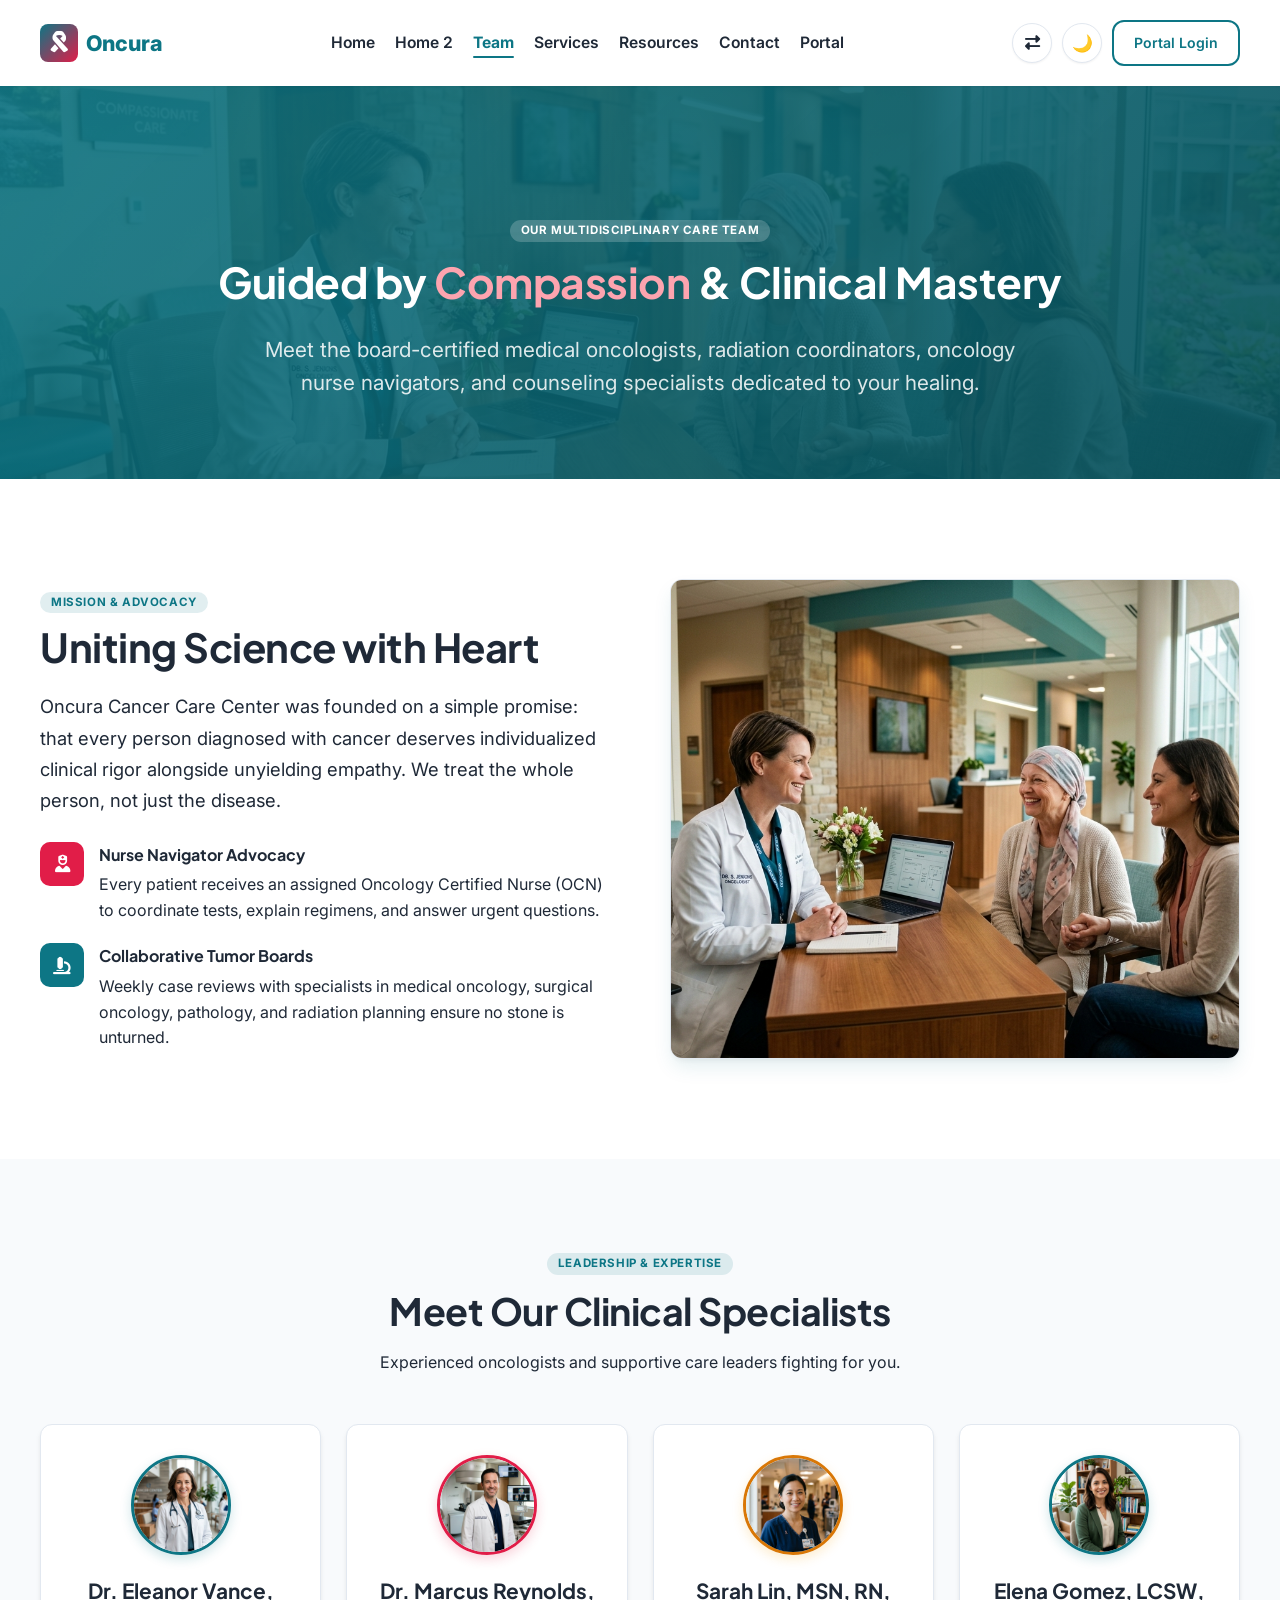
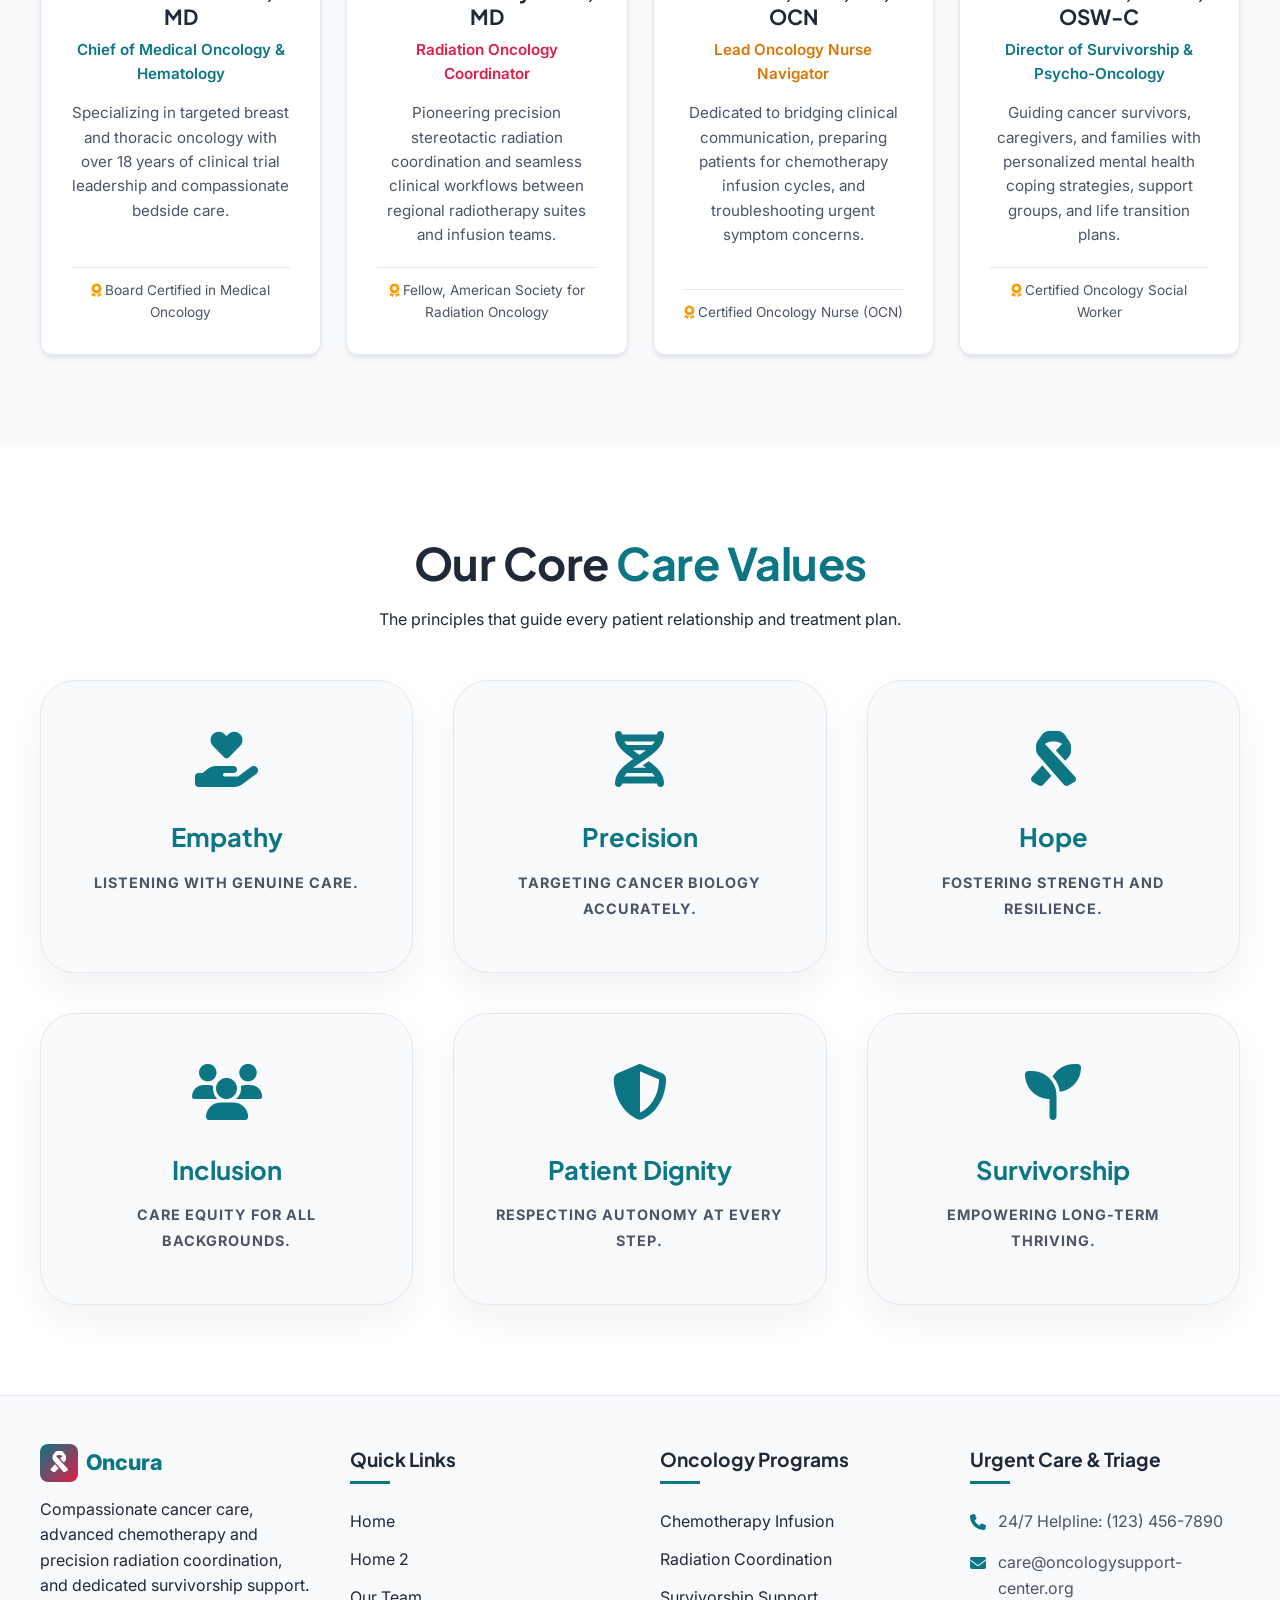
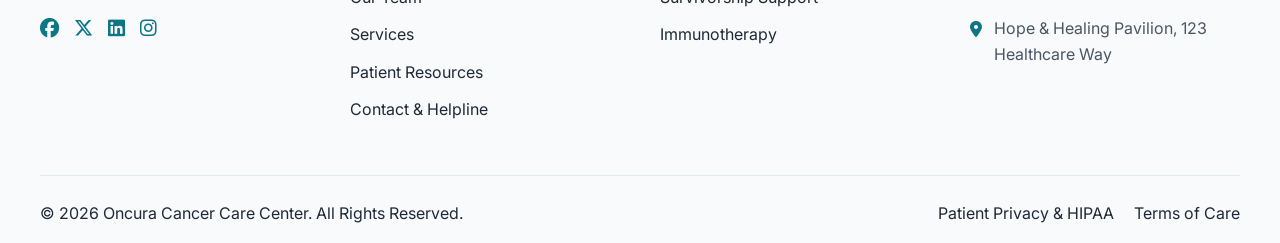
<file: about.html>
<!DOCTYPE html>
<html lang="en" data-theme="light">

<head>
    <meta charset="UTF-8">
    <meta name="viewport" content="width=device-width, initial-scale=1.0">
    <title>Our Team | Oncura Cancer Care Center</title>
    <!-- Fonts -->
    <link rel="preconnect" href="https://fonts.googleapis.com">
    <link rel="preconnect" href="https://fonts.gstatic.com" crossorigin>
    <link
        href="https://fonts.googleapis.com/css2?family=Plus+Jakarta+Sans:wght@400;500;600;700;800&family=Inter:wght@400;500;600;700&display=swap"
        rel="stylesheet">
    <!-- FontAwesome for icons -->
    <link rel="stylesheet" href="https://cdnjs.cloudflare.com/ajax/libs/font-awesome/6.5.1/css/all.min.css">
    <!-- Custom CSS -->
    <link rel="stylesheet" href="css/style.css">
    <link rel="icon" type="image/svg+xml" href="img/favicon.svg">
    <link rel="icon" type="image/png" href="img/favicon.png">
    <link rel="apple-touch-icon" href="img/favicon.png">
</head>

<body>

    <!-- Drawer Overlay -->
    <div id="drawer-overlay" class="drawer-overlay"></div>

    <!-- Mobile Drawer -->
    <div id="mobile-drawer" class="mobile-drawer">
        <div class="drawer-header">
            <a href="index.html" class="logo">
                <i class="logo-icon"><i class="fa-solid fa-ribbon"></i></i> Oncura
            </a>
            <button type="button" id="drawer-close" class="toggle-btn drawer-close" aria-label="Close menu">
                <i class="fa-solid fa-xmark"></i>
            </button>
        </div>
        <a href="index.html" class="mobile-link">Home</a>
        <a href="home2.html" class="mobile-link">Home 2</a>
        <a href="about.html" class="mobile-link active">Team</a>
        <a href="services.html" class="mobile-link">Services</a>
        <a href="blog.html" class="mobile-link">Resources</a>
        <a href="contact.html" class="mobile-link">Contact</a>
        <a href="dashboard.html" class="mobile-link">Portal</a>
        <div class="drawer-portal-login-wrapper">
            <a href="login.html" class="btn btn-outline drawer-portal-btn">Portal Login</a>
        </div>
        <div class="drawer-actions">
            <button type="button" id="mobile-rtl-toggle" class="toggle-btn" title="Switch Language Direction" aria-label="Switch Language Direction">
                <i class="fa-solid fa-right-left"></i>
            </button>
            <button type="button" id="mobile-theme-toggle" class="toggle-btn" title="Toggle theme" aria-label="Toggle theme">🌙</button>
        </div>
    </div>

    <!-- Navigation -->
    <header class="navbar">
        <div class="container nav-container">
            <div id="hamburger" class="hamburger"><i class="fa-solid fa-bars"></i></div>
            <a href="index.html" class="logo">
                <i class="logo-icon"><i class="fa-solid fa-ribbon"></i></i> Oncura
            </a>
            <nav class="nav-menu">
                <a href="index.html" class="nav-link">Home</a>
                <a href="home2.html" class="nav-link">Home 2</a>
                <a href="about.html" class="nav-link active">Team</a>
                <a href="services.html" class="nav-link">Services</a>
                <a href="blog.html" class="nav-link">Resources</a>
                <a href="contact.html" class="nav-link">Contact</a>
                <a href="dashboard.html" class="nav-link">Portal</a>
            </nav>
            <div class="nav-actions">
                <button id="rtl-toggle" class="toggle-btn"><i class="fa-solid fa-right-left"></i></button>
                <button id="theme-toggle" class="toggle-btn">🌙</button>
                <a href="login.html" class="btn btn-outline hide-mobile" style="padding: 10px 20px;">Portal Login</a>
            </div>
        </div>
    </header>

    <!-- About Hero -->
    <section class="services-hero about-hero" style="background: linear-gradient(135deg, rgba(13, 118, 133, 0.88), rgba(8, 80, 91, 0.92)), url('img/oncology_hero.jpg') center/cover no-repeat; padding: 130px 0 80px;">
        <div class="container text-center" style="color: white;">
            <span class="service-content-badge" style="background: rgba(255, 255, 255, 0.2); color: white; display: inline-block; margin-bottom: 15px;">
                OUR MULTIDISCIPLINARY CARE TEAM
            </span>
            <h1 class="inner-hero-title">
                Guided by <span style="color: var(--secondary-light);">Compassion</span> & Clinical Mastery
            </h1>
            <p style="font-size: 1.3rem; max-width: 800px; margin: 25px auto 0; color: rgba(255, 255, 255, 0.9);">
                Meet the board-certified medical oncologists, radiation coordinators, oncology nurse navigators, and counseling specialists dedicated to your healing.
            </p>
        </div>
    </section>

    <!-- Mission Section -->
    <section class="section" style="padding: 100px 0;">
        <div class="container">
            <div
                style="display: grid; grid-template-columns: repeat(auto-fit, minmax(320px, 1fr)); gap: 60px; align-items: center;">
                <div class="reveal-v2">
                    <span class="service-content-badge" style="background: rgba(13, 118, 133, 0.12); color: var(--primary);">MISSION & ADVOCACY</span>
                    <h2 style="font-size: 2.5rem; margin-bottom: 20px; line-height: 1.2;">Uniting Science with Heart</h2>
                    <p class="text-muted" style="font-size: 1.15rem; margin-bottom: 25px; line-height: 1.7;">
                        Oncura Cancer Care Center was founded on a simple promise: that every person diagnosed with cancer deserves individualized clinical rigor alongside unyielding empathy. We treat the whole person, not just the disease.
                    </p>

                    <div style="display: flex; flex-direction: column; gap: 20px;">
                        <div style="display: flex; gap: 15px; align-items: flex-start;">
                            <div
                                style="width: 44px; height: 44px; background: var(--secondary); color: white; border-radius: 10px; display: flex; align-items: center; justify-content: center; flex-shrink: 0; font-size: 1.1rem;">
                                <i class="fa-solid fa-user-nurse"></i>
                            </div>
                            <div>
                                <h4 style="margin-bottom: 5px;">Nurse Navigator Advocacy</h4>
                                <p class="text-muted">Every patient receives an assigned Oncology Certified Nurse (OCN) to coordinate tests, explain regimens, and answer urgent questions.</p>
                            </div>
                        </div>
                        <div style="display: flex; gap: 15px; align-items: flex-start;">
                            <div
                                style="width: 44px; height: 44px; background: var(--primary); color: white; border-radius: 10px; display: flex; align-items: center; justify-content: center; flex-shrink: 0; font-size: 1.1rem;">
                                <i class="fa-solid fa-microscope"></i>
                            </div>
                            <div>
                                <h4 style="margin-bottom: 5px;">Collaborative Tumor Boards</h4>
                                <p class="text-muted">Weekly case reviews with specialists in medical oncology, surgical oncology, pathology, and radiation planning ensure no stone is unturned.</p>
                            </div>
                        </div>
                    </div>
                </div>
                <div class="service-image-mask" style="height: 480px; border-radius: var(--border-radius); overflow: hidden; box-shadow: var(--shadow-lg);">
                    <img src="img/oncology_hero.jpg" alt="Our Compassionate Oncology Team" style="width: 100%; height: 100%; object-fit: cover;">
                </div>
            </div>
        </div>
    </section>

    <!-- NEW SECTION: Meet Our Specialists -->
    <section class="section" style="background-color: var(--bg-gray); padding: 90px 0;">
        <div class="container text-center">
            <div class="section-header">
                <span class="service-content-badge" style="background: rgba(13, 118, 133, 0.12); color: var(--primary); margin-bottom: 12px; display: inline-block;">LEADERSHIP & EXPERTISE</span>
                <h2>Meet Our Clinical Specialists</h2>
                <p class="text-muted">Experienced oncologists and supportive care leaders fighting for you.</p>
            </div>

            <div class="specialists-grid" style="text-align: left;">
                
                <!-- Doctor 1 -->
                <div class="card" style="background: var(--bg-card); padding: 30px; border-radius: var(--border-radius); border: 1px solid var(--border-color); box-shadow: var(--shadow-md); display: flex; flex-direction: column;">
                    <div style="width: 100px; height: 100px; border-radius: 50%; overflow: hidden; margin-bottom: 20px; border: 3px solid var(--primary); box-shadow: 0 4px 12px rgba(13, 118, 133, 0.2); flex-shrink: 0;">
                        <img src="img/dr_eleanor_vance.jpg" alt="Dr. Eleanor Vance, MD" style="width: 100%; height: 100%; object-fit: cover;">
                    </div>
                    <h3 style="font-size: 1.3rem; margin-bottom: 5px;">Dr. Eleanor Vance, MD</h3>
                    <div style="color: var(--primary); font-weight: 600; font-size: 0.95rem; margin-bottom: 15px;">Chief of Medical Oncology & Hematology</div>
                    <p class="text-muted" style="font-size: 0.95rem; line-height: 1.6; margin-bottom: 20px; flex-grow: 1;">
                        Specializing in targeted breast and thoracic oncology with over 18 years of clinical trial leadership and compassionate bedside care.
                    </p>
                    <div style="font-size: 0.85rem; color: var(--text-muted); border-top: 1px solid var(--border-color); padding-top: 12px;">
                        <i class="fa-solid fa-award" style="color: var(--accent);"></i> Board Certified in Medical Oncology
                    </div>
                </div>

                <!-- Doctor 2 -->
                <div class="card" style="background: var(--bg-card); padding: 30px; border-radius: var(--border-radius); border: 1px solid var(--border-color); box-shadow: var(--shadow-md); display: flex; flex-direction: column;">
                    <div style="width: 100px; height: 100px; border-radius: 50%; overflow: hidden; margin-bottom: 20px; border: 3px solid var(--secondary); box-shadow: 0 4px 12px rgba(225, 29, 72, 0.2); flex-shrink: 0;">
                        <img src="img/dr_marcus_reynolds.jpg" alt="Dr. Marcus Reynolds, MD" style="width: 100%; height: 100%; object-fit: cover;">
                    </div>
                    <h3 style="font-size: 1.3rem; margin-bottom: 5px;">Dr. Marcus Reynolds, MD</h3>
                    <div style="color: var(--secondary); font-weight: 600; font-size: 0.95rem; margin-bottom: 15px;">Radiation Oncology Coordinator</div>
                    <p class="text-muted" style="font-size: 0.95rem; line-height: 1.6; margin-bottom: 20px; flex-grow: 1;">
                        Pioneering precision stereotactic radiation coordination and seamless clinical workflows between regional radiotherapy suites and infusion teams.
                    </p>
                    <div style="font-size: 0.85rem; color: var(--text-muted); border-top: 1px solid var(--border-color); padding-top: 12px;">
                        <i class="fa-solid fa-award" style="color: var(--accent);"></i> Fellow, American Society for Radiation Oncology
                    </div>
                </div>

                <!-- Doctor 3 -->
                <div class="card" style="background: var(--bg-card); padding: 30px; border-radius: var(--border-radius); border: 1px solid var(--border-color); box-shadow: var(--shadow-md); display: flex; flex-direction: column;">
                    <div style="width: 100px; height: 100px; border-radius: 50%; overflow: hidden; margin-bottom: 20px; border: 3px solid var(--accent-dark); box-shadow: 0 4px 12px rgba(245, 158, 11, 0.2); flex-shrink: 0;">
                        <img src="img/sarah_lin.jpg" alt="Sarah Lin, MSN, RN, OCN" style="width: 100%; height: 100%; object-fit: cover;">
                    </div>
                    <h3 style="font-size: 1.3rem; margin-bottom: 5px;">Sarah Lin, MSN, RN, OCN</h3>
                    <div style="color: var(--accent-dark); font-weight: 600; font-size: 0.95rem; margin-bottom: 15px;">Lead Oncology Nurse Navigator</div>
                    <p class="text-muted" style="font-size: 0.95rem; line-height: 1.6; margin-bottom: 20px; flex-grow: 1;">
                        Dedicated to bridging clinical communication, preparing patients for chemotherapy infusion cycles, and troubleshooting urgent symptom concerns.
                    </p>
                    <div style="font-size: 0.85rem; color: var(--text-muted); border-top: 1px solid var(--border-color); padding-top: 12px;">
                        <i class="fa-solid fa-award" style="color: var(--accent);"></i> Certified Oncology Nurse (OCN)
                    </div>
                </div>

                <!-- Doctor 4 -->
                <div class="card" style="background: var(--bg-card); padding: 30px; border-radius: var(--border-radius); border: 1px solid var(--border-color); box-shadow: var(--shadow-md); display: flex; flex-direction: column;">
                    <div style="width: 100px; height: 100px; border-radius: 50%; overflow: hidden; margin-bottom: 20px; border: 3px solid var(--primary); box-shadow: 0 4px 12px rgba(13, 118, 133, 0.2); flex-shrink: 0;">
                        <img src="img/elena_gomez.jpg" alt="Elena Gomez, LCSW, OSW-C" style="width: 100%; height: 100%; object-fit: cover;">
                    </div>
                    <h3 style="font-size: 1.3rem; margin-bottom: 5px;">Elena Gomez, LCSW, OSW-C</h3>
                    <div style="color: var(--primary); font-weight: 600; font-size: 0.95rem; margin-bottom: 15px;">Director of Survivorship & Psycho-Oncology</div>
                    <p class="text-muted" style="font-size: 0.95rem; line-height: 1.6; margin-bottom: 20px; flex-grow: 1;">
                        Guiding cancer survivors, caregivers, and families with personalized mental health coping strategies, support groups, and life transition plans.
                    </p>
                    <div style="font-size: 0.85rem; color: var(--text-muted); border-top: 1px solid var(--border-color); padding-top: 12px;">
                        <i class="fa-solid fa-award" style="color: var(--accent);"></i> Certified Oncology Social Worker
                    </div>
                </div>

            </div>
        </div>
    </section>

    <!-- NEW SECTION: Core Values -->
    <section class="blog-categories-wrapper" style="padding: 90px 0;">
        <div class="container text-center">
            <div class="section-header">
                <h2 style="font-size: 2.8rem;">Our Core <span style="color: var(--primary);">Care Values</span></h2>
                <p>The principles that guide every patient relationship and treatment plan.</p>
            </div>
            <div class="category-row">
                <div class="category-card-v3">
                    <i class="fa-solid fa-hand-holding-heart"></i>
                    <h3>Empathy</h3>
                    <span>Listening with genuine care.</span>
                </div>
                <div class="category-card-v3">
                    <i class="fa-solid fa-dna"></i>
                    <h3>Precision</h3>
                    <span>Targeting cancer biology accurately.</span>
                </div>
                <div class="category-card-v3">
                    <i class="fa-solid fa-ribbon"></i>
                    <h3>Hope</h3>
                    <span>Fostering strength and resilience.</span>
                </div>
                <div class="category-card-v3">
                    <i class="fa-solid fa-users"></i>
                    <h3>Inclusion</h3>
                    <span>Care equity for all backgrounds.</span>
                </div>
                <div class="category-card-v3">
                    <i class="fa-solid fa-shield-halved"></i>
                    <h3>Patient Dignity</h3>
                    <span>Respecting autonomy at every step.</span>
                </div>
                <div class="category-card-v3">
                    <i class="fa-solid fa-seedling"></i>
                    <h3>Survivorship</h3>
                    <span>Empowering long-term thriving.</span>
                </div>
            </div>
        </div>
    </section>

    <!-- Footer -->
    <footer class="footer">
        <div class="container text-center">
            <div class="footer-grid">
                <!-- Column 1 -->
                <div class="footer-col" style="text-align: left;">
                    <a href="index.html" class="logo" style="margin-bottom: 15px;">
                        <i class="logo-icon"><i class="fa-solid fa-ribbon"></i></i> Oncura
                    </a>
                    <p class="text-muted" style="margin-bottom: 20px;">
                        Compassionate cancer care, advanced chemotherapy and precision radiation coordination, and dedicated survivorship support.
                    </p>
                    <div class="footer-social">
                        <a href="#"><i class="fa-brands fa-facebook"></i></a>
                        <a href="#"><i class="fa-brands fa-x-twitter"></i></a>
                        <a href="#"><i class="fa-brands fa-linkedin"></i></a>
                        <a href="#"><i class="fa-brands fa-instagram"></i></a>
                    </div>
                </div>

                <!-- Column 2 -->
                <div class="footer-col" style="text-align: left;">
                    <h4>Quick Links</h4>
                    <ul class="footer-links">
                        <li><a href="index.html">Home</a></li>
                        <li><a href="home2.html">Home 2</a></li>
                        <li><a href="about.html">Our Team</a></li>
                        <li><a href="services.html">Services</a></li>
                        <li><a href="blog.html">Patient Resources</a></li>
                        <li><a href="contact.html">Contact & Helpline</a></li>
                    </ul>
                </div>

                <!-- Column 3 -->
                <div class="footer-col" style="text-align: left;">
                    <h4>Oncology Programs</h4>
                    <ul class="footer-links">
                        <li><a href="services.html#chemo">Chemotherapy Infusion</a></li>
                        <li><a href="services.html#radiation">Radiation Coordination</a></li>
                        <li><a href="services.html#survivorship">Survivorship Support</a></li>
                        <li><a href="services.html#immunotherapy">Immunotherapy</a></li>
                    </ul>
                </div>

                <!-- Column 4 -->
                <div class="footer-col" style="text-align: left;">
                    <h4>Urgent Care & Triage</h4>
                    <ul class="footer-contact">
                        <li><i class="fa-solid fa-phone"></i> 24/7 Helpline: (123) 456-7890</li>
                        <li><i class="fa-solid fa-envelope"></i> care@oncologysupport-center.org</li>
                        <li><i class="fa-solid fa-location-dot"></i> Hope & Healing Pavilion, 123 Healthcare Way</li>
                    </ul>
                </div>
            </div>

            <div class="footer-bottom">
                <p>&copy; 2026 Oncura Cancer Care Center. All Rights Reserved.</p>
                <div style="display: flex; gap: 20px;">
                    <a href="#">Patient Privacy & HIPAA</a>
                    <a href="#">Terms of Care</a>
                </div>
            </div>
        </div>
    </footer>

    <script src="js/main.js"></script>
</body>

</html>
</file>
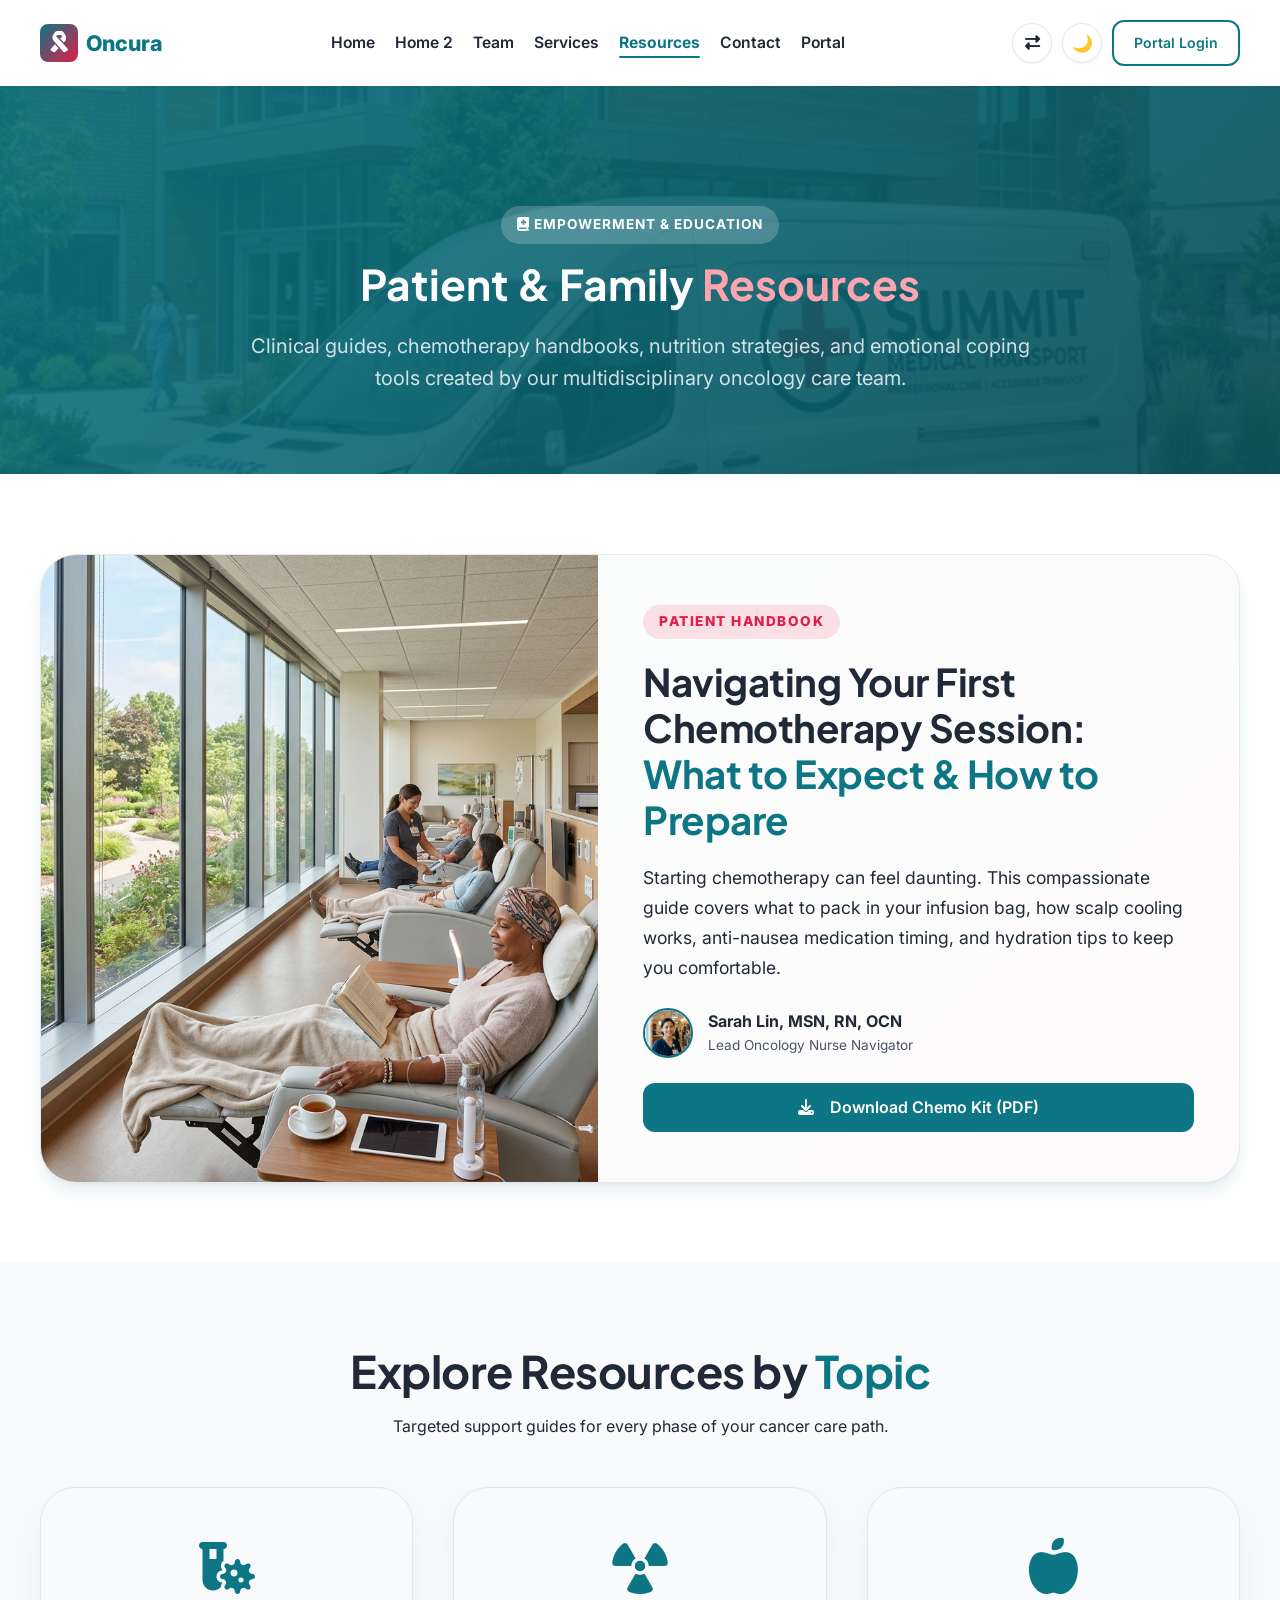
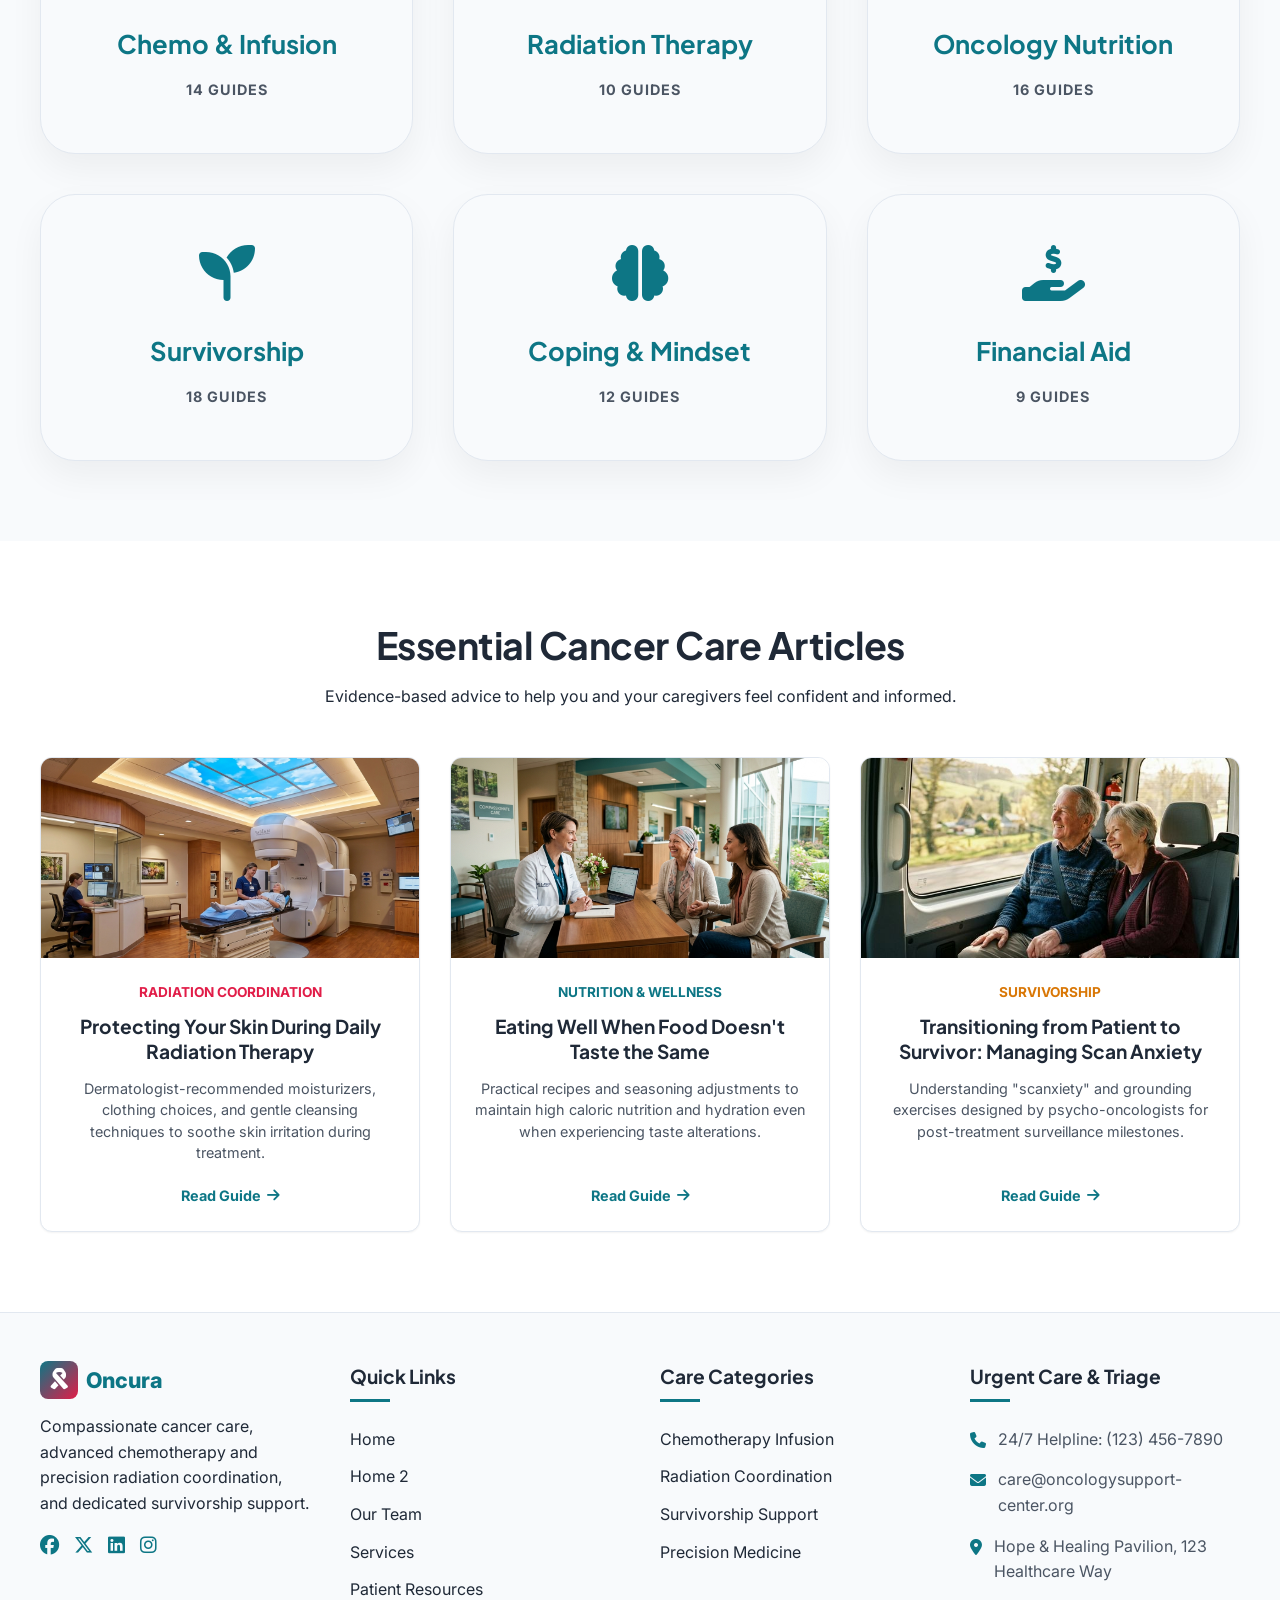
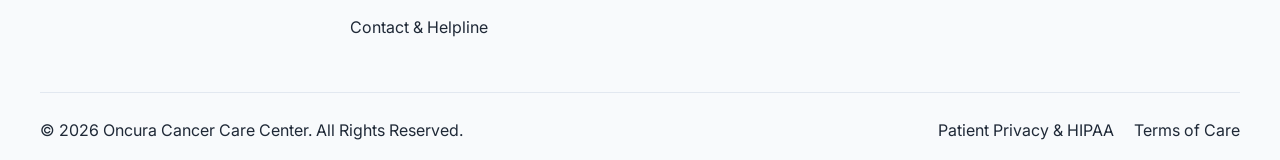
<file: blog.html>
<!DOCTYPE html>
<html lang="en" data-theme="light">

<head>
    <meta charset="UTF-8">
    <meta name="viewport" content="width=device-width, initial-scale=1.0">
    <title>Patient Resources | Oncura Cancer Care Center</title>
    <!-- Fonts -->
    <link rel="preconnect" href="https://fonts.googleapis.com">
    <link rel="preconnect" href="https://fonts.gstatic.com" crossorigin>
    <link
        href="https://fonts.googleapis.com/css2?family=Plus+Jakarta+Sans:wght@400;500;600;700;800&family=Inter:wght@400;500;600;700&display=swap"
        rel="stylesheet">
    <!-- FontAwesome for icons -->
    <link rel="stylesheet" href="https://cdnjs.cloudflare.com/ajax/libs/font-awesome/6.5.1/css/all.min.css">
    <!-- Custom CSS -->
    <link rel="stylesheet" href="css/style.css">
    <link rel="icon" type="image/svg+xml" href="img/favicon.svg">
    <link rel="icon" type="image/png" href="img/favicon.png">
    <link rel="apple-touch-icon" href="img/favicon.png">
    <style>
        @media (min-width: 1024px) {
            .card-grid {
                display: grid;
                grid-template-columns: repeat(3, 1fr);
                gap: 30px;
            }
        }

        @media (max-width: 1023px) and (min-width: 768px) {
            .card-grid {
                display: grid;
                grid-template-columns: repeat(2, 1fr);
                gap: 30px;
            }

            .card-grid > .card:last-child:nth-child(odd) {
                grid-column: 1 / span 2;
                max-width: calc(50% - 15px);
                justify-self: center;
                width: 100%;
            }
        }
    </style>
</head>

<body>

    <!-- Drawer Overlay -->
    <div id="drawer-overlay" class="drawer-overlay"></div>

    <!-- Mobile Drawer -->
    <div id="mobile-drawer" class="mobile-drawer">
        <div class="drawer-header">
            <a href="index.html" class="logo">
                <i class="logo-icon"><i class="fa-solid fa-ribbon"></i></i> Oncura
            </a>
            <button type="button" id="drawer-close" class="toggle-btn drawer-close" aria-label="Close menu">
                <i class="fa-solid fa-xmark"></i>
            </button>
        </div>
        <a href="index.html" class="mobile-link">Home</a>
        <a href="home2.html" class="mobile-link">Home 2</a>
        <a href="about.html" class="mobile-link">Team</a>
        <a href="services.html" class="mobile-link">Services</a>
        <a href="blog.html" class="mobile-link active">Resources</a>
        <a href="contact.html" class="mobile-link">Contact</a>
        <a href="dashboard.html" class="mobile-link">Portal</a>
        <div class="drawer-portal-login-wrapper">
            <a href="login.html" class="btn btn-outline drawer-portal-btn">Portal Login</a>
        </div>
        <div class="drawer-actions">
            <button type="button" id="mobile-rtl-toggle" class="toggle-btn" title="Switch Language Direction" aria-label="Switch Language Direction">
                <i class="fa-solid fa-right-left"></i>
            </button>
            <button type="button" id="mobile-theme-toggle" class="toggle-btn" title="Toggle theme" aria-label="Toggle theme">🌙</button>
        </div>
    </div>

    <!-- Navigation -->
    <header class="navbar">
        <div class="container nav-container">
            <div id="hamburger" class="hamburger"><i class="fa-solid fa-bars"></i></div>
            <a href="index.html" class="logo">
                <i class="logo-icon"><i class="fa-solid fa-ribbon"></i></i> Oncura
            </a>
            <nav class="nav-menu">
                <a href="index.html" class="nav-link">Home</a>
                <a href="home2.html" class="nav-link">Home 2</a>
                <a href="about.html" class="nav-link">Team</a>
                <a href="services.html" class="nav-link">Services</a>
                <a href="blog.html" class="nav-link active">Resources</a>
                <a href="contact.html" class="nav-link">Contact</a>
                <a href="dashboard.html" class="nav-link">Portal</a>
            </nav>
            <div class="nav-actions">
                <button id="rtl-toggle" class="toggle-btn"><i class="fa-solid fa-right-left"></i></button>
                <button id="theme-toggle" class="toggle-btn">🌙</button>
                <a href="login.html" class="btn btn-outline hide-mobile" style="padding: 10px 20px;">Portal Login</a>
            </div>
        </div>
    </header>

    <!-- Header Section -->
    <section class="blog-hero-v2" style="background: linear-gradient(135deg, rgba(13, 118, 133, 0.88), rgba(8, 80, 91, 0.92)), url('img/blog_choosing.png') center/cover no-repeat; padding: 120px 0 80px;">
        <div class="container text-center" style="color: white;">
            <span class="badge" style="background: rgba(255, 255, 255, 0.2); color: white; margin-bottom: 15px; display: inline-block;">
                <i class="fa-solid fa-book-medical"></i> EMPOWERMENT & EDUCATION
            </span>
            <h1 class="inner-hero-title">Patient & Family <span style="color: var(--secondary-light);">Resources</span></h1>
            <p style="color: rgba(255, 255, 255, 0.9); font-size: 1.25rem; max-width: 800px; margin: 0 auto;">
                Clinical guides, chemotherapy handbooks, nutrition strategies, and emotional coping tools created by our multidisciplinary oncology care team.
            </p>
        </div>
    </section>

    <!-- NEW SECTION 1: Featured Monthly Guide -->
    <section class="featured-story-section">
        <div class="container">
            <div class="featured-story-grid">
                <div class="featured-story-image">
                    <img src="img/chemo_suite.jpg" alt="Chemotherapy Guide">
                </div>
                <div class="featured-story-content">
                    <div class="featured-story-label">
                        Patient Handbook
                    </div>
                    <h2 style="font-size: 2.4rem; margin-bottom: 20px; line-height: 1.2;">
                        Navigating Your First Chemotherapy Session: <br><span style="color: var(--primary);">What to Expect & How to Prepare</span>
                    </h2>
                    <p class="text-muted" style="font-size: 1.1rem; line-height: 1.7; margin-bottom: 25px;">
                        Starting chemotherapy can feel daunting. This compassionate guide covers what to pack in your infusion bag, how scalp cooling works, anti-nausea medication timing, and hydration tips to keep you comfortable.
                    </p>
                    <div style="display: flex; align-items: center; gap: 15px; margin-bottom: 25px;">
                        <img src="img/sarah_lin.jpg" alt="Sarah Lin, MSN, RN, OCN" style="width: 50px; height: 50px; border-radius: 50%; object-fit: cover; border: 2px solid var(--primary); flex-shrink: 0;">
                        <div>
                            <div style="font-weight: 700;">Sarah Lin, MSN, RN, OCN</div>
                            <div style="font-size: 0.85rem; color: var(--text-muted);">Lead Oncology Nurse Navigator</div>
                        </div>
                    </div>
                    <a href="dashboard.html" class="btn btn-primary"><i class="fa-solid fa-download" style="margin-right: 8px;"></i> Download Chemo Kit (PDF)</a>
                </div>
            </div>
        </div>
    </section>

    <!-- NEW SECTION 2: Resource Categories -->
    <section class="blog-categories-wrapper" style="background-color: var(--bg-gray); padding: 80px 0;">
        <div class="container text-center">
            <div class="section-header">
                <h2 style="font-size: 2.8rem; margin-bottom: 15px;">Explore Resources by <span style="color: var(--primary);">Topic</span></h2>
                <p class="text-muted">Targeted support guides for every phase of your cancer care path.</p>
            </div>
            <div class="category-row">
                <div class="category-card-v3">
                    <div class="category-badge-floating">Core</div>
                    <i class="fa-solid fa-vial-virus"></i>
                    <h3>Chemo & Infusion</h3>
                    <span>14 Guides</span>
                </div>
                <div class="category-card-v3">
                    <i class="fa-solid fa-radiation"></i>
                    <h3>Radiation Therapy</h3>
                    <span>10 Guides</span>
                </div>
                <div class="category-card-v3">
                    <i class="fa-solid fa-apple-whole"></i>
                    <h3>Oncology Nutrition</h3>
                    <span>16 Guides</span>
                </div>
                <div class="category-card-v3">
                    <i class="fa-solid fa-seedling"></i>
                    <h3>Survivorship</h3>
                    <span>18 Guides</span>
                </div>
                <div class="category-card-v3">
                    <i class="fa-solid fa-brain"></i>
                    <h3>Coping & Mindset</h3>
                    <span>12 Guides</span>
                </div>
                <div class="category-card-v3">
                    <i class="fa-solid fa-hand-holding-dollar"></i>
                    <h3>Financial Aid</h3>
                    <span>9 Guides</span>
                </div>
            </div>
        </div>
    </section>

    <!-- Resource Cards Section -->
    <section class="section" style="padding: 80px 0;">
        <div class="container">
            <div class="section-header text-center">
                <h2>Essential Cancer Care Articles</h2>
                <p class="text-muted">Evidence-based advice to help you and your caregivers feel confident and informed.</p>
            </div>

            <div class="card-grid">
                <!-- Article 1 -->
                <div class="card" style="background: var(--bg-card); padding: 0; border-radius: 12px; border: 1px solid var(--border-color); overflow: hidden; box-shadow: var(--shadow-sm); display: flex; flex-direction: column; width: 100%;">
                    <div style="width: 100%; height: 200px; overflow: hidden;">
                        <img src="img/radiation_tech.jpg" alt="Radiation Preparation" style="width: 100%; height: 100%; object-fit: cover; display: block;">
                    </div>
                    <div style="padding: 24px; display: flex; flex-direction: column; flex: 1; width: 100%; text-align: center; align-items: center;">
                        <span style="color: var(--secondary); font-size: 0.85rem; font-weight: 700; text-transform: uppercase;">Radiation Coordination</span>
                        <h3 style="font-size: 1.2rem; margin: 8px 0 12px; line-height: 1.3;">Protecting Your Skin During Daily Radiation Therapy</h3>
                        <p class="text-muted" style="font-size: 0.9rem; line-height: 1.5; margin-bottom: 20px; flex-grow: 1;">
                            Dermatologist-recommended moisturizers, clothing choices, and gentle cleansing techniques to soothe skin irritation during treatment.
                        </p>
                        <a href="#" class="card-link" style="color: var(--primary); font-weight: 700; font-size: 0.9rem; display: inline-flex; align-items: center; justify-content: center; gap: 6px; margin-top: auto;">Read Guide <i class="fa-solid fa-arrow-right"></i></a>
                    </div>
                </div>

                <!-- Article 2 -->
                <div class="card" style="background: var(--bg-card); padding: 0; border-radius: 12px; border: 1px solid var(--border-color); overflow: hidden; box-shadow: var(--shadow-sm); display: flex; flex-direction: column; width: 100%;">
                    <div style="width: 100%; height: 200px; overflow: hidden;">
                        <img src="img/oncology_hero.jpg" alt="Nutrition During Cancer" style="width: 100%; height: 100%; object-fit: cover; display: block;">
                    </div>
                    <div style="padding: 24px; display: flex; flex-direction: column; flex: 1; width: 100%; text-align: center; align-items: center;">
                        <span style="color: var(--primary); font-size: 0.85rem; font-weight: 700; text-transform: uppercase;">Nutrition & Wellness</span>
                        <h3 style="font-size: 1.2rem; margin: 8px 0 12px; line-height: 1.3;">Eating Well When Food Doesn't Taste the Same</h3>
                        <p class="text-muted" style="font-size: 0.9rem; line-height: 1.5; margin-bottom: 20px; flex-grow: 1;">
                            Practical recipes and seasoning adjustments to maintain high caloric nutrition and hydration even when experiencing taste alterations.
                        </p>
                        <a href="#" class="card-link" style="color: var(--primary); font-weight: 700; font-size: 0.9rem; display: inline-flex; align-items: center; justify-content: center; gap: 6px; margin-top: auto;">Read Guide <i class="fa-solid fa-arrow-right"></i></a>
                    </div>
                </div>

                <!-- Article 3 -->
                <div class="card" style="background: var(--bg-card); padding: 0; border-radius: 12px; border: 1px solid var(--border-color); overflow: hidden; box-shadow: var(--shadow-sm); display: flex; flex-direction: column; width: 100%;">
                    <div style="width: 100%; height: 200px; overflow: hidden;">
                        <img src="img/featured_story.png" alt="Life After Cancer" style="width: 100%; height: 100%; object-fit: cover; display: block;">
                    </div>
                    <div style="padding: 24px; display: flex; flex-direction: column; flex: 1; width: 100%; text-align: center; align-items: center;">
                        <span style="color: var(--accent-dark); font-size: 0.85rem; font-weight: 700; text-transform: uppercase;">Survivorship</span>
                        <h3 style="font-size: 1.2rem; margin: 8px 0 12px; line-height: 1.3;">Transitioning from Patient to Survivor: Managing Scan Anxiety</h3>
                        <p class="text-muted" style="font-size: 0.9rem; line-height: 1.5; margin-bottom: 20px; flex-grow: 1;">
                            Understanding "scanxiety" and grounding exercises designed by psycho-oncologists for post-treatment surveillance milestones.
                        </p>
                        <a href="#" class="card-link" style="color: var(--primary); font-weight: 700; font-size: 0.9rem; display: inline-flex; align-items: center; justify-content: center; gap: 6px; margin-top: auto;">Read Guide <i class="fa-solid fa-arrow-right"></i></a>
                    </div>
                </div>
            </div>
        </div>
    </section>

    <!-- Footer -->
    <footer class="footer">
        <div class="container text-center">
            <div class="footer-grid">
                <!-- Column 1 -->
                <div class="footer-col" style="text-align: left;">
                    <a href="index.html" class="logo" style="margin-bottom: 15px;">
                        <i class="logo-icon"><i class="fa-solid fa-ribbon"></i></i> Oncura
                    </a>
                    <p class="text-muted" style="margin-bottom: 20px;">
                        Compassionate cancer care, advanced chemotherapy and precision radiation coordination, and dedicated survivorship support.
                    </p>
                    <div class="footer-social">
                        <a href="#"><i class="fa-brands fa-facebook"></i></a>
                        <a href="#"><i class="fa-brands fa-x-twitter"></i></a>
                        <a href="#"><i class="fa-brands fa-linkedin"></i></a>
                        <a href="#"><i class="fa-brands fa-instagram"></i></a>
                    </div>
                </div>

                <!-- Column 2 -->
                <div class="footer-col" style="text-align: left;">
                    <h4>Quick Links</h4>
                    <ul class="footer-links">
                        <li><a href="index.html">Home</a></li>
                        <li><a href="home2.html">Home 2</a></li>
                        <li><a href="about.html">Our Team</a></li>
                        <li><a href="services.html">Services</a></li>
                        <li><a href="blog.html">Patient Resources</a></li>
                        <li><a href="contact.html">Contact & Helpline</a></li>
                    </ul>
                </div>

                <!-- Column 3 -->
                <div class="footer-col" style="text-align: left;">
                    <h4>Care Categories</h4>
                    <ul class="footer-links">
                        <li><a href="services.html#chemo">Chemotherapy Infusion</a></li>
                        <li><a href="services.html#radiation">Radiation Coordination</a></li>
                        <li><a href="services.html#survivorship">Survivorship Support</a></li>
                        <li><a href="services.html#immunotherapy">Precision Medicine</a></li>
                    </ul>
                </div>

                <!-- Column 4 -->
                <div class="footer-col" style="text-align: left;">
                    <h4>Urgent Care & Triage</h4>
                    <ul class="footer-contact">
                        <li><i class="fa-solid fa-phone"></i> 24/7 Helpline: (123) 456-7890</li>
                        <li><i class="fa-solid fa-envelope"></i> care@oncologysupport-center.org</li>
                        <li><i class="fa-solid fa-location-dot"></i> Hope & Healing Pavilion, 123 Healthcare Way</li>
                    </ul>
                </div>
            </div>

            <div class="footer-bottom">
                <p>&copy; 2026 Oncura Cancer Care Center. All Rights Reserved.</p>
                <div style="display: flex; gap: 20px;">
                    <a href="#">Patient Privacy & HIPAA</a>
                    <a href="#">Terms of Care</a>
                </div>
            </div>
        </div>
    </footer>

    <script src="js/main.js"></script>
</body>

</html>
</file>
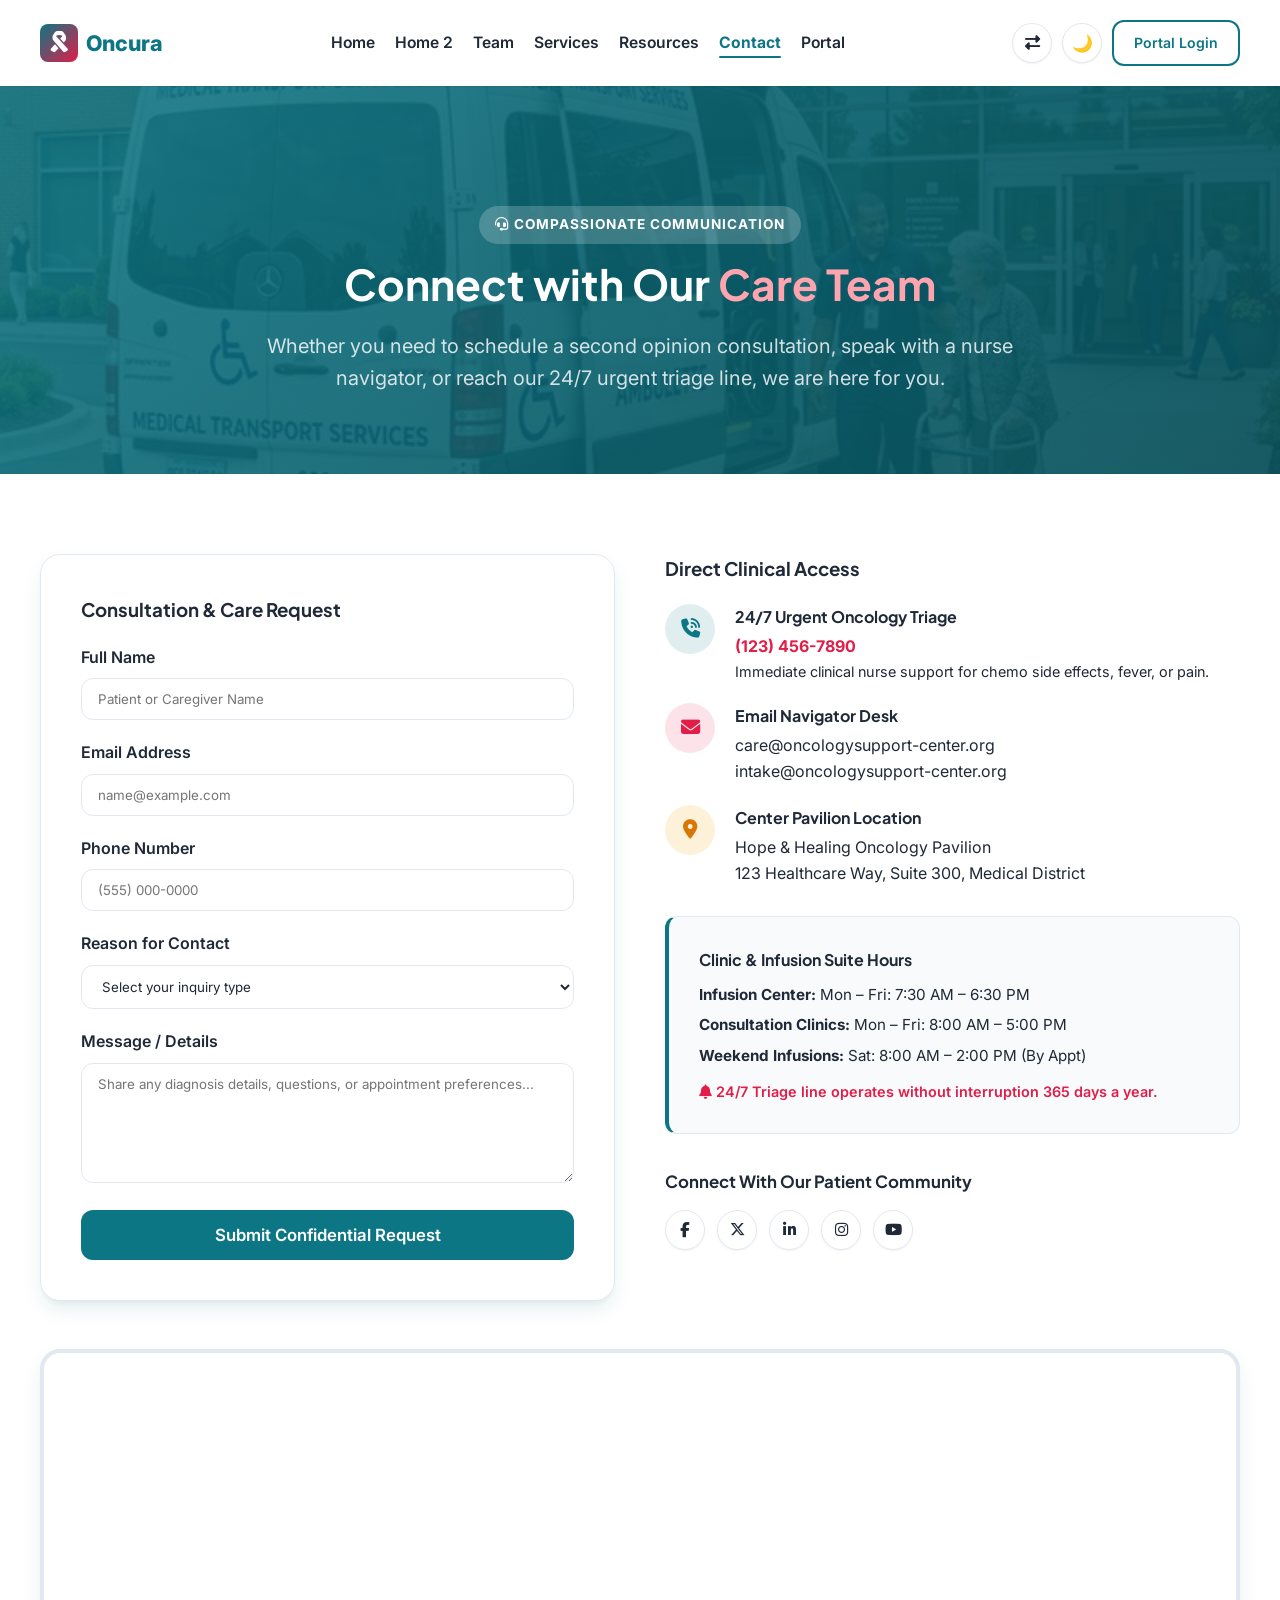
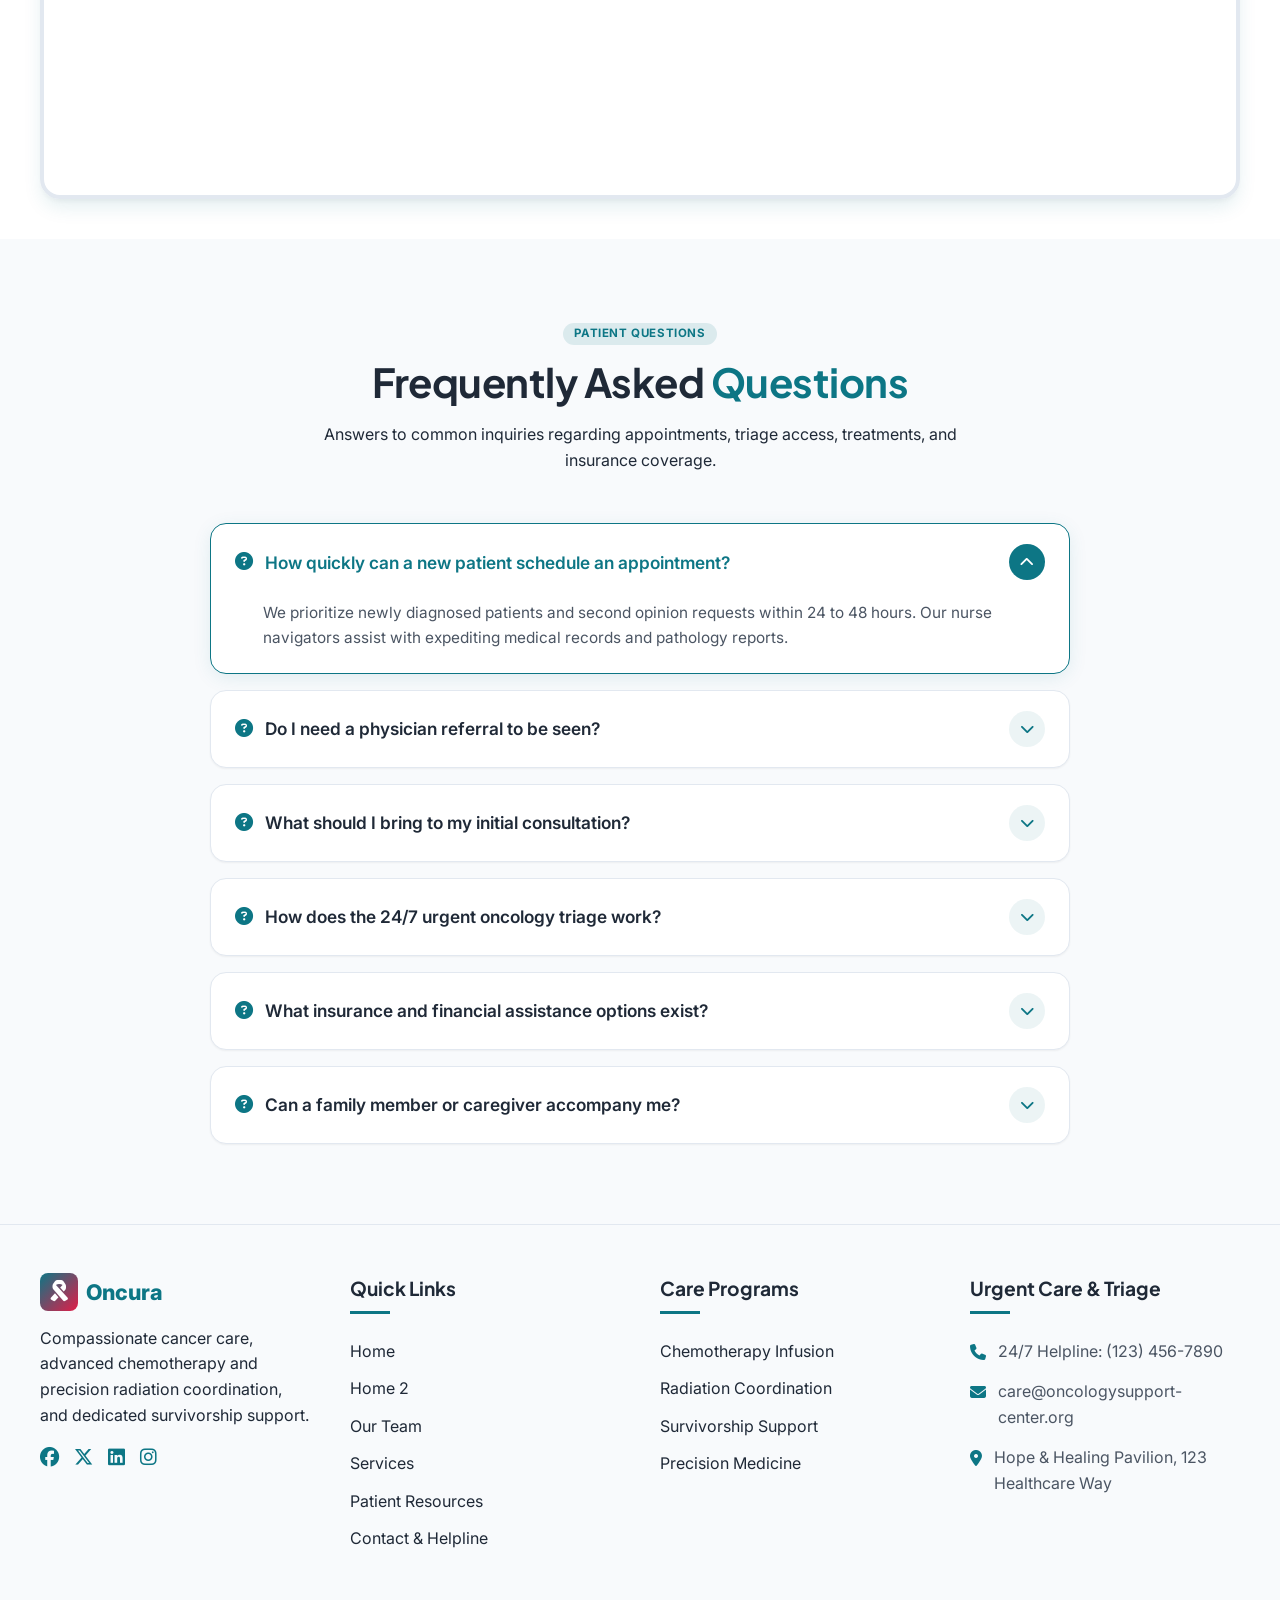
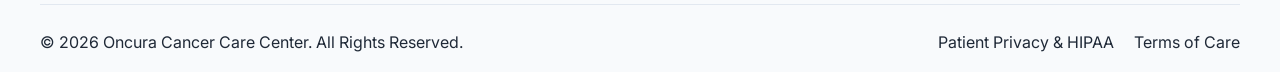
<file: contact.html>
<!DOCTYPE html>
<html lang="en" data-theme="light">

<head>
    <meta charset="UTF-8">
    <meta name="viewport" content="width=device-width, initial-scale=1.0">
    <title>Contact & Helpline | Oncura Cancer Care Center</title>
    <!-- Fonts -->
    <link rel="preconnect" href="https://fonts.googleapis.com">
    <link rel="preconnect" href="https://fonts.gstatic.com" crossorigin>
    <link
        href="https://fonts.googleapis.com/css2?family=Plus+Jakarta+Sans:wght@400;500;600;700;800&family=Inter:wght@400;500;600;700&display=swap"
        rel="stylesheet">
    <!-- FontAwesome for icons -->
    <link rel="stylesheet" href="https://cdnjs.cloudflare.com/ajax/libs/font-awesome/6.5.1/css/all.min.css">
    <!-- Custom CSS -->
    <link rel="stylesheet" href="css/style.css">
    <link rel="icon" type="image/svg+xml" href="img/favicon.svg">
    <link rel="icon" type="image/png" href="img/favicon.png">
    <link rel="apple-touch-icon" href="img/favicon.png">
    <style>
        .form-group {
            margin-bottom: 20px;
            text-align: left;
        }

        .form-label {
            display: block;
            margin-bottom: 8px;
            font-weight: 600;
        }

        .form-control {
            width: 100%;
            padding: 12px 16px;
            border-radius: var(--border-radius);
            border: 1px solid var(--border-color);
            background: var(--bg-card);
            color: var(--text-main);
            font-family: inherit;
        }

        .form-control:focus {
            outline: none;
            border-color: var(--primary);
            box-shadow: 0 0 0 3px rgba(13, 118, 133, 0.15);
        }

        textarea.form-control {
            height: 120px;
            resize: vertical;
        }
    </style>
</head>

<body>

    <!-- Drawer Overlay -->
    <div id="drawer-overlay" class="drawer-overlay"></div>

    <!-- Mobile Drawer -->
    <div id="mobile-drawer" class="mobile-drawer">
        <div class="drawer-header">
            <a href="index.html" class="logo">
                <i class="logo-icon"><i class="fa-solid fa-ribbon"></i></i> Oncura
            </a>
            <button type="button" id="drawer-close" class="toggle-btn drawer-close" aria-label="Close menu">
                <i class="fa-solid fa-xmark"></i>
            </button>
        </div>
        <a href="index.html" class="mobile-link">Home</a>
        <a href="home2.html" class="mobile-link">Home 2</a>
        <a href="about.html" class="mobile-link">Team</a>
        <a href="services.html" class="mobile-link">Services</a>
        <a href="blog.html" class="mobile-link">Resources</a>
        <a href="contact.html" class="mobile-link active">Contact</a>
        <a href="dashboard.html" class="mobile-link">Portal</a>
        <div class="drawer-portal-login-wrapper">
            <a href="login.html" class="btn btn-outline drawer-portal-btn">Portal Login</a>
        </div>
        <div class="drawer-actions">
            <button type="button" id="mobile-rtl-toggle" class="toggle-btn" title="Switch Language Direction" aria-label="Switch Language Direction">
                <i class="fa-solid fa-right-left"></i>
            </button>
            <button type="button" id="mobile-theme-toggle" class="toggle-btn" title="Toggle theme" aria-label="Toggle theme">🌙</button>
        </div>
    </div>

    <!-- Navigation -->
    <header class="navbar">
        <div class="container nav-container">
            <div id="hamburger" class="hamburger"><i class="fa-solid fa-bars"></i></div>
            <a href="index.html" class="logo">
                <i class="logo-icon"><i class="fa-solid fa-ribbon"></i></i> Oncura
            </a>
            <nav class="nav-menu">
                <a href="index.html" class="nav-link">Home</a>
                <a href="home2.html" class="nav-link">Home 2</a>
                <a href="about.html" class="nav-link">Team</a>
                <a href="services.html" class="nav-link">Services</a>
                <a href="blog.html" class="nav-link">Resources</a>
                <a href="contact.html" class="nav-link active">Contact</a>
                <a href="dashboard.html" class="nav-link">Portal</a>
            </nav>
            <div class="nav-actions">
                <button id="rtl-toggle" class="toggle-btn"><i class="fa-solid fa-right-left"></i></button>
                <button id="theme-toggle" class="toggle-btn">🌙</button>
                <a href="login.html" class="btn btn-outline hide-mobile" style="padding: 10px 20px;">Portal Login</a>
            </div>
        </div>
    </header>

    <section class="contact-hero-v2" style="background: linear-gradient(135deg, rgba(13, 118, 133, 0.88), rgba(8, 80, 91, 0.92)), url('img/appointment_service.png') center/cover no-repeat; padding: 120px 0 80px;">
        <div class="container text-center" style="color: white;">
            <span class="badge" style="background: rgba(255, 255, 255, 0.2); color: white; margin-bottom: 15px; display: inline-block;">
                <i class="fa-solid fa-headset"></i> COMPASSIONATE COMMUNICATION
            </span>
            <h1 class="inner-hero-title">Connect with Our <span style="color: var(--secondary-light);">Care Team</span></h1>
            <p style="color: rgba(255, 255, 255, 0.9); font-size: 1.25rem; max-width: 800px; margin: 0 auto;">
                Whether you need to schedule a second opinion consultation, speak with a nurse navigator, or reach our 24/7 urgent triage line, we are here for you.
            </p>
        </div>
    </section>

    <section class="section" style="padding-top: 80px;">
        <div class="container">
            <div style="display: grid; grid-template-columns: repeat(auto-fit, minmax(320px, 1fr)); gap: 50px;">
                <!-- Contact Form -->
                <div class="reveal"
                    style="padding: 40px; border-radius: 20px; background: var(--bg-card); box-shadow: var(--shadow-lg); border: 1px solid var(--border-color);">
                    <h3 style="margin-bottom: 20px;">Consultation & Care Request</h3>
                    <form id="contactForm">
                        <div class="form-group">
                            <label class="form-label">Full Name</label>
                            <input type="text" class="form-control" placeholder="Patient or Caregiver Name" required>
                        </div>
                        <div class="form-group">
                            <label class="form-label">Email Address</label>
                            <input type="email" class="form-control" placeholder="name@example.com" required>
                        </div>
                        <div class="form-group">
                            <label class="form-label">Phone Number</label>
                            <input type="tel" class="form-control" placeholder="(555) 000-0000" required>
                        </div>
                        <div class="form-group">
                            <label class="form-label">Reason for Contact</label>
                            <select class="form-control" required>
                                <option value="">Select your inquiry type</option>
                                <option value="new">New Patient Intake / Second Opinion</option>
                                <option value="chemo">Chemotherapy Infusion Scheduling</option>
                                <option value="radiation">Radiation Therapy Coordination</option>
                                <option value="survivor">Survivorship Support & Counseling</option>
                                <option value="navigator">Nurse Navigator Question</option>
                            </select>
                        </div>
                        <div class="form-group">
                            <label class="form-label">Message / Details</label>
                            <textarea class="form-control" placeholder="Share any diagnosis details, questions, or appointment preferences..."></textarea>
                        </div>
                        <button type="submit" class="btn btn-primary" style="width: 100%; padding: 15px; font-size: 1.05rem;">
                            Submit Confidential Request
                        </button>
                    </form>
                </div>

                <!-- Contact Info -->
                <div class="reveal" style="display: flex; flex-direction: column; gap: 30px; text-align: start;">
                    <div>
                        <h3 style="margin-bottom: 20px;">Direct Clinical Access</h3>
                        <div style="display: flex; gap: 20px; margin-bottom: 20px; align-items: flex-start;">
                            <div
                                style="min-width: 50px; height: 50px; background: rgba(13, 118, 133, 0.12); color: var(--primary); border-radius: 50%; display: flex; align-items: center; justify-content: center; font-size: 1.2rem; flex-shrink: 0;">
                                <i class="fa-solid fa-phone-volume"></i>
                            </div>
                            <div>
                                <h4 style="margin-bottom: 5px;">24/7 Urgent Oncology Triage</h4>
                                <p class="text-muted" style="font-weight: 700; color: var(--secondary); direction: ltr; display: inline-block;">(123) 456-7890</p>
                                <p class="text-muted" style="font-size: 0.9rem;">Immediate clinical nurse support for chemo side effects, fever, or pain.</p>
                            </div>
                        </div>

                        <div style="display: flex; gap: 20px; margin-bottom: 20px; align-items: flex-start;">
                            <div
                                style="min-width: 50px; height: 50px; background: rgba(225, 29, 72, 0.12); color: var(--secondary); border-radius: 50%; display: flex; align-items: center; justify-content: center; font-size: 1.2rem; flex-shrink: 0;">
                                <i class="fa-solid fa-envelope"></i>
                            </div>
                            <div>
                                <h4 style="margin-bottom: 5px;">Email Navigator Desk</h4>
                                <p class="text-muted">care@oncologysupport-center.org</p>
                                <p class="text-muted">intake@oncologysupport-center.org</p>
                            </div>
                        </div>

                        <div style="display: flex; gap: 20px; align-items: flex-start;">
                            <div
                                style="min-width: 50px; height: 50px; background: rgba(245, 158, 11, 0.15); color: var(--accent-dark); border-radius: 50%; display: flex; align-items: center; justify-content: center; font-size: 1.2rem; flex-shrink: 0;">
                                <i class="fa-solid fa-location-dot"></i>
                            </div>
                            <div>
                                <h4 style="margin-bottom: 5px;">Center Pavilion Location</h4>
                                <p class="text-muted">Hope & Healing Oncology Pavilion</p>
                                <p class="text-muted">123 Healthcare Way, Suite 300, Medical District</p>
                            </div>
                        </div>
                    </div>

                    <div
                        style="padding: 30px; border-radius: 12px; background: var(--bg-gray); border: 1px solid var(--border-color); border-inline-start: 4px solid var(--primary);">
                        <h4 style="margin-bottom: 10px;">Clinic & Infusion Suite Hours</h4>
                        <p class="text-muted" style="font-size: 0.95rem; margin-bottom: 6px;"><strong>Infusion Center:</strong> Mon – Fri: 7:30 AM – 6:30 PM</p>
                        <p class="text-muted" style="font-size: 0.95rem; margin-bottom: 6px;"><strong>Consultation Clinics:</strong> Mon – Fri: 8:00 AM – 5:00 PM</p>
                        <p class="text-muted" style="font-size: 0.95rem; margin-bottom: 6px;"><strong>Weekend Infusions:</strong> Sat: 8:00 AM – 2:00 PM (By Appt)</p>
                        <p class="text-muted" style="margin-top: 12px; font-size: 0.9rem; color: var(--secondary); font-weight: 600;">
                            <i class="fa-solid fa-bell"></i> 24/7 Triage line operates without interruption 365 days a year.
                        </p>
                    </div>

                    <div style="padding-top: 5px;">
                        <h4 style="margin-bottom: 14px; font-size: 1.05rem;">Connect With Our Patient Community</h4>
                        <div class="footer-social" style="display: flex; gap: 12px; flex-wrap: wrap;">
                            <a href="#" class="toggle-btn" title="Facebook" aria-label="Facebook"><i class="fa-brands fa-facebook-f"></i></a>
                            <a href="#" class="toggle-btn" title="X (Twitter)" aria-label="X"><i class="fa-brands fa-x-twitter"></i></a>
                            <a href="#" class="toggle-btn" title="LinkedIn" aria-label="LinkedIn"><i class="fa-brands fa-linkedin-in"></i></a>
                            <a href="#" class="toggle-btn" title="Instagram" aria-label="Instagram"><i class="fa-brands fa-instagram"></i></a>
                            <a href="#" class="toggle-btn" title="YouTube" aria-label="YouTube"><i class="fa-brands fa-youtube"></i></a>
                        </div>
                    </div>
                </div>
            </div>
        </div>
    </section>

    <!-- Map Section -->
    <section class="section" style="padding-top: 0; padding-bottom: 40px;">
        <div class="container">
            <div class="reveal"
                style="height: 450px; border-radius: 20px; overflow: hidden; box-shadow: var(--shadow-lg); border: 4px solid var(--border-color);">
                <iframe
                    src="https://www.google.com/maps/embed?pb=!1m18!1m12!1m3!1d193595.2528080649!2d-74.1197637390774!3d40.69766374874431!2m3!1f0!2f0!3f0!3m2!1i1024!2i768!4f13.1!3m3!1m2!1s0x89c24fa5d33f083b%3A0xc80b8f06e177fe62!2sNew%20York%2C%20NY!5e0!3m2!1sen!2sus!4v1700000000000!5m2!1sen!2sus"
                    width="100%" height="100%" style="border:0;" allowfullscreen="" loading="lazy"
                    referrerpolicy="no-referrer-when-downgrade"></iframe>
            </div>
        </div>
    </section>

    <!-- FAQ Section -->
    <section class="section" style="background-color: var(--bg-gray); padding: 80px 0;">
        <div class="container">
            <div class="section-header text-center" style="margin-bottom: 50px;">
                <span class="service-content-badge" style="background: rgba(13, 118, 133, 0.12); color: var(--primary); margin-bottom: 12px; display: inline-block;">PATIENT QUESTIONS</span>
                <h2 style="font-size: 2.5rem; margin-bottom: 15px;">Frequently Asked <span style="color: var(--primary);">Questions</span></h2>
                <p class="text-muted" style="max-width: 650px; margin: 0 auto;">Answers to common inquiries regarding appointments, triage access, treatments, and insurance coverage.</p>
            </div>

            <div class="faq-accordion" id="faqAccordion">
                <!-- FAQ Item 1 -->
                <div class="faq-item active">
                    <button class="faq-header" type="button" aria-expanded="true">
                        <span class="faq-title">
                            <i class="fa-solid fa-circle-question"></i>
                            <span>How quickly can a new patient schedule an appointment?</span>
                        </span>
                        <span class="faq-icon-toggle">
                            <i class="fa-solid fa-chevron-down"></i>
                        </span>
                    </button>
                    <div class="faq-content">
                        <div class="faq-content-inner">
                            We prioritize newly diagnosed patients and second opinion requests within 24 to 48 hours. Our nurse navigators assist with expediting medical records and pathology reports.
                        </div>
                    </div>
                </div>

                <!-- FAQ Item 2 -->
                <div class="faq-item">
                    <button class="faq-header" type="button" aria-expanded="false">
                        <span class="faq-title">
                            <i class="fa-solid fa-circle-question"></i>
                            <span>Do I need a physician referral to be seen?</span>
                        </span>
                        <span class="faq-icon-toggle">
                            <i class="fa-solid fa-chevron-down"></i>
                        </span>
                    </button>
                    <div class="faq-content">
                        <div class="faq-content-inner">
                            While physician referrals are common, we gladly accept self-referrals for consultations, chemotherapy infusion care, radiation coordination, and survivorship evaluations.
                        </div>
                    </div>
                </div>

                <!-- FAQ Item 3 -->
                <div class="faq-item">
                    <button class="faq-header" type="button" aria-expanded="false">
                        <span class="faq-title">
                            <i class="fa-solid fa-circle-question"></i>
                            <span>What should I bring to my initial consultation?</span>
                        </span>
                        <span class="faq-icon-toggle">
                            <i class="fa-solid fa-chevron-down"></i>
                        </span>
                    </button>
                    <div class="faq-content">
                        <div class="faq-content-inner">
                            Please bring government-issued photo ID, active insurance cards, prior diagnostic imaging discs/reports, a list of current medications and supplements, and any questions for the care team.
                        </div>
                    </div>
                </div>

                <!-- FAQ Item 4 -->
                <div class="faq-item">
                    <button class="faq-header" type="button" aria-expanded="false">
                        <span class="faq-title">
                            <i class="fa-solid fa-circle-question"></i>
                            <span>How does the 24/7 urgent oncology triage work?</span>
                        </span>
                        <span class="faq-icon-toggle">
                            <i class="fa-solid fa-chevron-down"></i>
                        </span>
                    </button>
                    <div class="faq-content">
                        <div class="faq-content-inner">
                            Our 24/7 triage hotline is staffed by Oncology Certified Nurses (OCN) who can assess acute chemotherapy side effects, fever, pain, or infusion reactions and arrange immediate intervention.
                        </div>
                    </div>
                </div>

                <!-- FAQ Item 5 -->
                <div class="faq-item">
                    <button class="faq-header" type="button" aria-expanded="false">
                        <span class="faq-title">
                            <i class="fa-solid fa-circle-question"></i>
                            <span>What insurance and financial assistance options exist?</span>
                        </span>
                        <span class="faq-icon-toggle">
                            <i class="fa-solid fa-chevron-down"></i>
                        </span>
                    </button>
                    <div class="faq-content">
                        <div class="faq-content-inner">
                            We participate with Medicare, Medicaid, and major commercial health plans. Dedicated financial navigators also help patients explore co-pay assistance, grants, and pharmaceutical support.
                        </div>
                    </div>
                </div>

                <!-- FAQ Item 6 -->
                <div class="faq-item">
                    <button class="faq-header" type="button" aria-expanded="false">
                        <span class="faq-title">
                            <i class="fa-solid fa-circle-question"></i>
                            <span>Can a family member or caregiver accompany me?</span>
                        </span>
                        <span class="faq-icon-toggle">
                            <i class="fa-solid fa-chevron-down"></i>
                        </span>
                    </button>
                    <div class="faq-content">
                        <div class="faq-content-inner">
                            Yes, family members and caregivers are warmly welcomed and encouraged to join both consultation visits and chemotherapy infusion sessions in our spacious suites.
                        </div>
                    </div>
                </div>
            </div>
        </div>
    </section>

    <!-- Footer -->
    <footer class="footer">
        <div class="container text-center">
            <div class="footer-grid">
                <!-- Column 1 -->
                <div class="footer-col" style="text-align: left;">
                    <a href="index.html" class="logo" style="margin-bottom: 15px;">
                        <i class="logo-icon"><i class="fa-solid fa-ribbon"></i></i> Oncura
                    </a>
                    <p class="text-muted" style="margin-bottom: 20px;">
                        Compassionate cancer care, advanced chemotherapy and precision radiation coordination, and dedicated survivorship support.
                    </p>
                    <div class="footer-social">
                        <a href="#"><i class="fa-brands fa-facebook"></i></a>
                        <a href="#"><i class="fa-brands fa-x-twitter"></i></a>
                        <a href="#"><i class="fa-brands fa-linkedin"></i></a>
                        <a href="#"><i class="fa-brands fa-instagram"></i></a>
                    </div>
                </div>

                <!-- Column 2 -->
                <div class="footer-col" style="text-align: left;">
                    <h4>Quick Links</h4>
                    <ul class="footer-links">
                        <li><a href="index.html">Home</a></li>
                        <li><a href="home2.html">Home 2</a></li>
                        <li><a href="about.html">Our Team</a></li>
                        <li><a href="services.html">Services</a></li>
                        <li><a href="blog.html">Patient Resources</a></li>
                        <li><a href="contact.html">Contact & Helpline</a></li>
                    </ul>
                </div>

                <!-- Column 3 -->
                <div class="footer-col" style="text-align: left;">
                    <h4>Care Programs</h4>
                    <ul class="footer-links">
                        <li><a href="services.html#chemo">Chemotherapy Infusion</a></li>
                        <li><a href="services.html#radiation">Radiation Coordination</a></li>
                        <li><a href="services.html#survivorship">Survivorship Support</a></li>
                        <li><a href="services.html#immunotherapy">Precision Medicine</a></li>
                    </ul>
                </div>

                <!-- Column 4 -->
                <div class="footer-col" style="text-align: left;">
                    <h4>Urgent Care & Triage</h4>
                    <ul class="footer-contact">
                        <li><i class="fa-solid fa-phone"></i> 24/7 Helpline: (123) 456-7890</li>
                        <li><i class="fa-solid fa-envelope"></i> care@oncologysupport-center.org</li>
                        <li><i class="fa-solid fa-location-dot"></i> Hope & Healing Pavilion, 123 Healthcare Way</li>
                    </ul>
                </div>
            </div>

            <div class="footer-bottom">
                <p>&copy; 2026 Oncura Cancer Care Center. All Rights Reserved.</p>
                <div style="display: flex; gap: 20px;">
                    <a href="#">Patient Privacy & HIPAA</a>
                    <a href="#">Terms of Care</a>
                </div>
            </div>
        </div>
    </footer>

    <script src="js/main.js"></script>
    <script>
        const contactForm = document.getElementById('contactForm');
        if (contactForm) {
            contactForm.addEventListener('submit', (e) => {
                e.preventDefault();
                alert('Thank you. Your care inquiry has been securely submitted to our oncology intake team. A nurse navigator will contact you promptly.');
                contactForm.reset();
            });
        }
    </script>
</body>

</html>
</file>
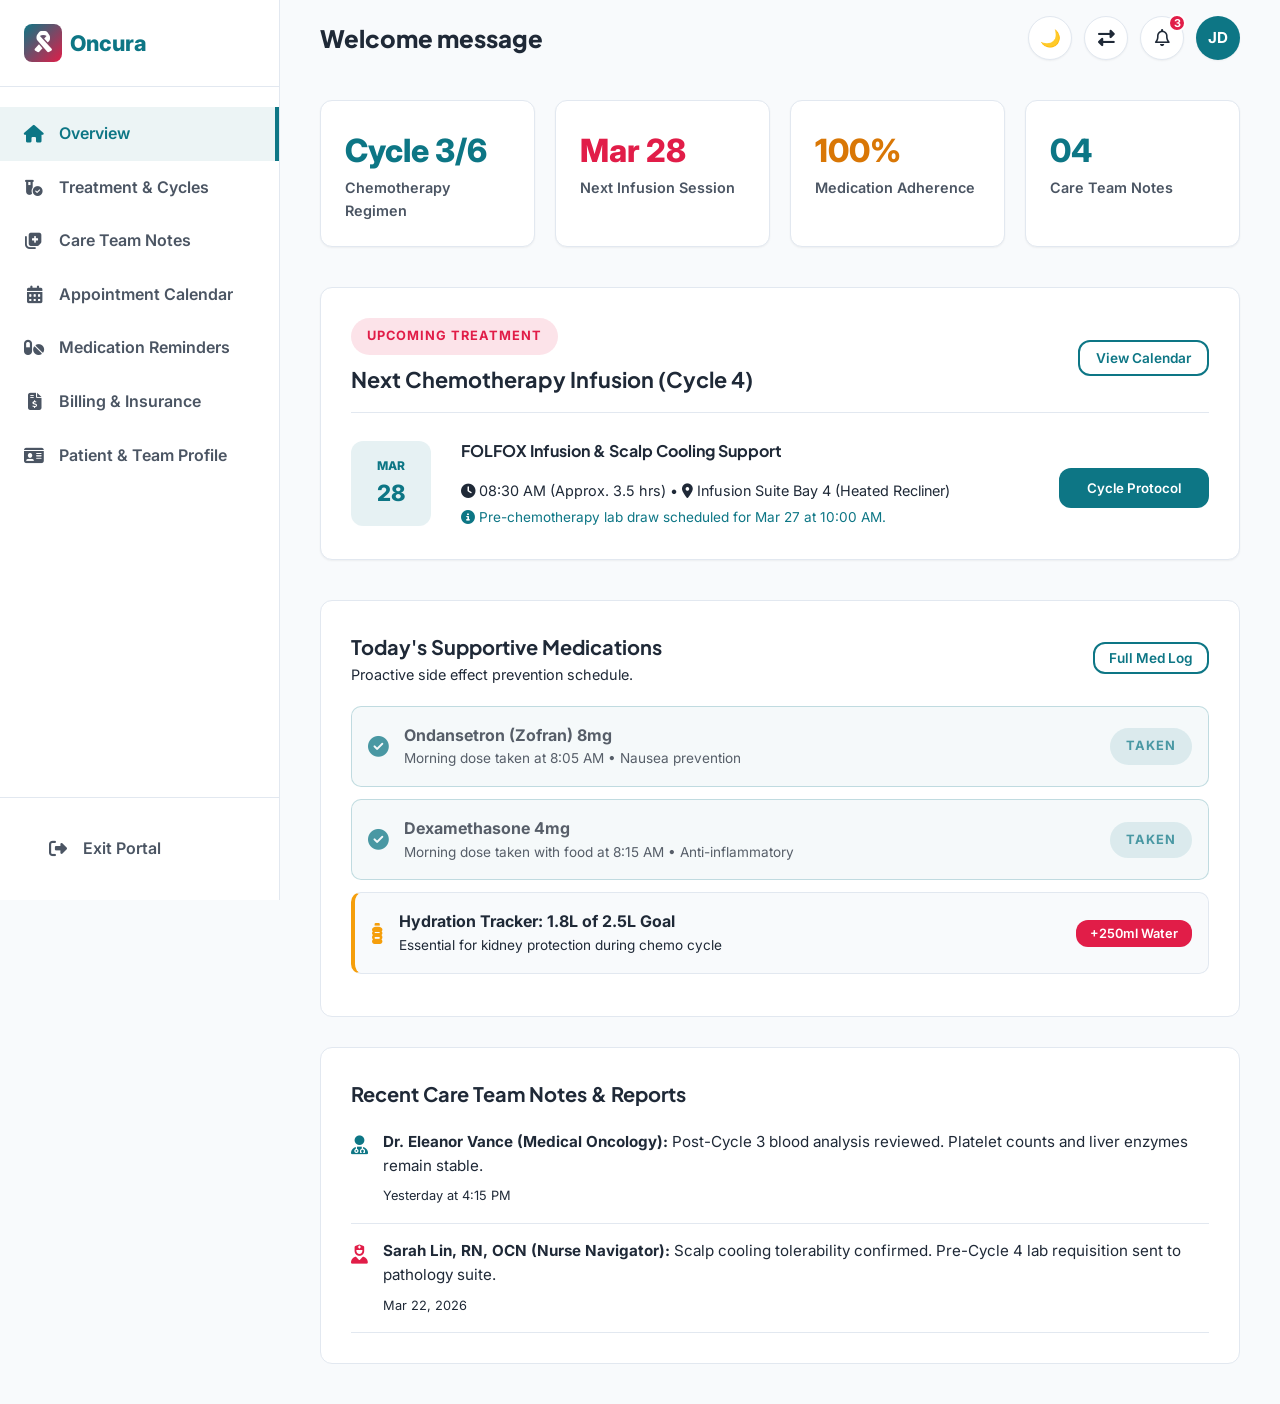
<file: dashboard.html>
<!DOCTYPE html>
<html lang="en" data-theme="light">

<head>
    <meta charset="UTF-8">
    <meta name="viewport" content="width=device-width, initial-scale=1.0">
    <title>Patient Portal | Oncura Cancer Care Center</title>
    <!-- Fonts -->
    <link rel="preconnect" href="https://fonts.googleapis.com">
    <link rel="preconnect" href="https://fonts.gstatic.com" crossorigin>
    <link
        href="https://fonts.googleapis.com/css2?family=Plus+Jakarta+Sans:wght@400;500;600;700;800&family=Inter:wght@400;500;600;700&display=swap"
        rel="stylesheet">
    <!-- FontAwesome -->
    <link rel="stylesheet" href="https://cdnjs.cloudflare.com/ajax/libs/font-awesome/6.5.1/css/all.min.css">
    <!-- Custom CSS -->
    <link rel="stylesheet" href="css/style.css">
    <link rel="icon" type="image/svg+xml" href="img/favicon.svg">
    <link rel="icon" type="image/png" href="img/favicon.png">
    <link rel="apple-touch-icon" href="img/favicon.png">
    <link rel="stylesheet" href="css/dashboard.css">
    <style>
        .cycle-progress-container {
            background: var(--bg-card);
            border: 1px solid var(--border-color);
            border-radius: var(--border-radius);
            padding: 25px;
            margin-bottom: 30px;
            overflow: hidden;
        }
        .cycle-progress-slider {
            width: 100%;
            overflow-x: auto;
            -webkit-overflow-scrolling: touch;
            scrollbar-width: thin;
            scrollbar-color: var(--primary) var(--bg-gray);
            padding-bottom: 6px;
        }
        .cycle-progress-slider::-webkit-scrollbar {
            height: 6px;
        }
        .cycle-progress-slider::-webkit-scrollbar-track {
            background: var(--bg-gray);
            border-radius: 4px;
        }
        .cycle-progress-slider::-webkit-scrollbar-thumb {
            background: var(--primary);
            border-radius: 4px;
        }
        @media (max-width: 768px) {
            .cycle-progress-container {
                padding: 20px 16px;
            }
            .cycle-progress-inner {
                min-width: 580px;
            }
        }
        .progress-bar-track {
            width: 100%;
            height: 12px;
            background: var(--bg-gray);
            border-radius: 6px;
            overflow: hidden;
            margin: 15px 0 10px;
            border: 1px solid var(--border-color);
        }
        .progress-bar-fill {
            height: 100%;
            width: 50%;
            background: linear-gradient(90deg, var(--primary), var(--secondary));
            border-radius: 6px;
            transition: width 0.5s ease;
        }
        .med-item {
            display: flex;
            align-items: center;
            justify-content: space-between;
            padding: 16px;
            background: var(--bg-gray);
            border: 1px solid var(--border-color);
            border-radius: 10px;
            margin-bottom: 12px;
            transition: var(--transition);
        }
        .med-item.taken {
            opacity: 0.75;
            background: rgba(13, 118, 133, 0.05);
            border-color: rgba(13, 118, 133, 0.3);
        }
        @media (max-width: 768px) {
            .overview-section-header {
                display: flex !important;
                flex-direction: column !important;
                align-items: flex-start !important;
                gap: 14px !important;
            }
            .overview-section-header .btn {
                width: 100% !important;
                display: flex !important;
                align-items: center !important;
                justify-content: center !important;
                text-align: center !important;
            }
            .med-item {
                flex-direction: column !important;
                align-items: flex-start !important;
                gap: 12px !important;
            }
            .med-item .btn,
            .med-item .badge {
                align-self: flex-start !important;
            }
            .med-item #quickAddWater,
            .hydration-item .btn {
                width: 100% !important;
                display: flex !important;
                align-items: center !important;
                justify-content: center !important;
                text-align: center !important;
            }
        }
        .note-card {
            background: var(--bg-card);
            border: 1px solid var(--border-color);
            border-left: 5px solid var(--primary);
            border-radius: 10px;
            padding: 24px;
            margin-bottom: 20px;
            box-shadow: var(--shadow-sm);
        }
        .note-card.radiation {
            border-left-color: var(--secondary);
        }
        .note-card.navigator {
            border-left-color: var(--accent-dark);
        }
        .badge-cycle {
            padding: 4px 10px;
            border-radius: 20px;
            font-size: 0.75rem;
            font-weight: 700;
            text-transform: uppercase;
        }
        .badge-cycle.completed {
            background: rgba(13, 118, 133, 0.15);
            color: var(--primary);
        }
        .badge-cycle.active {
            background: rgba(225, 29, 72, 0.15);
            color: var(--secondary);
        }
        .badge-cycle.scheduled {
            background: rgba(245, 158, 11, 0.15);
            color: var(--accent-dark);
        }
        .badge-cycle.planned {
            background: var(--bg-gray);
            color: var(--text-muted);
        }
    </style>
</head>

<body style="background-color: var(--bg-gray);">

    <div class="dashboard-layout">
        <!-- Sidebar Navigation -->
        <aside class="dashboard-sidebar">
            <div class="sidebar-header">
                <a href="index.html" class="logo">
                    <i class="logo-icon"><i class="fa-solid fa-ribbon"></i></i> <span>Oncura</span>
                </a>
            </div>

            <nav class="sidebar-menu">
                <a href="#" class="menu-item active" data-tab="overview">
                    <i class="fa-solid fa-house"></i> <span>Overview</span>
                </a>
                <a href="#" class="menu-item" data-tab="treatment-schedule">
                    <i class="fa-solid fa-vial-circle-check"></i> <span>Treatment & Cycles</span>
                </a>
                <a href="#" class="menu-item" data-tab="care-notes">
                    <i class="fa-solid fa-notes-medical"></i> <span>Care Team Notes</span>
                </a>
                <a href="#" class="menu-item" data-tab="calendar">
                    <i class="fa-solid fa-calendar-days"></i> <span>Appointment Calendar</span>
                </a>
                <a href="#" class="menu-item" data-tab="medications">
                    <i class="fa-solid fa-pills"></i> <span>Medication Reminders</span>
                </a>
                <a href="#" class="menu-item" data-tab="billing">
                    <i class="fa-solid fa-file-invoice-dollar"></i> <span>Billing & Insurance</span>
                </a>
                <a href="#" class="menu-item" data-tab="profile">
                    <i class="fa-solid fa-id-card"></i> <span>Patient & Team Profile</span>
                </a>
            </nav>

            <div class="sidebar-footer">
                <a href="index.html" class="menu-item" data-tab="logout">
                    <i class="fa-solid fa-sign-out-alt"></i> <span>Exit Portal</span>
                </a>
            </div>
        </aside>

        <!-- Main Content Area -->
        <main class="dashboard-main">
            <!-- Dashboard Header: Welcome message, Theme, RTL, Bell, Profile -->
            <header class="dash-portal-header">
                <div class="dash-header-left">
                    <h1 class="dash-patient-name">Welcome message</h1>
                </div>

                <div class="dash-header-right">
                    <button type="button" id="theme-toggle" class="dash-circle-btn" title="Toggle Theme">
                        🌙
                    </button>
                    <button type="button" id="rtl-toggle" class="dash-circle-btn" title="Toggle Direction">
                        <i class="fa-solid fa-right-left"></i>
                    </button>
                    <button type="button" class="dash-circle-btn" id="notif-btn" title="Notifications" onclick="alert('You have 3 unread clinical notices.')">
                        <i class="fa-regular fa-bell"></i>
                        <span class="dash-badge-count">3</span>
                    </button>
                    <div class="dash-patient-avatar" title="Profile">
                        <span>JD</span>
                    </div>
                    <!-- Mobile Hamburger -->
                    <button type="button" id="dash-hamburger" class="dash-circle-btn dash-hamburger toggle-btn" aria-label="Open menu"
                        aria-expanded="false" aria-controls="dash-hamburger-menu">
                        <i class="fa-solid fa-bars"></i>
                    </button>
                </div>
            </header>

            <!-- TABS CONTENT -->

            <!-- 1. Overview Tab -->
            <div id="overview" class="tab-content active">
                <div class="stats-grid">
                    <div class="stat-card">
                        <div class="value">Cycle 3/6</div>
                        <div class="label">Chemotherapy Regimen</div>
                    </div>
                    <div class="stat-card">
                        <div class="value" style="color: var(--secondary);">Mar 28</div>
                        <div class="label">Next Infusion Session</div>
                    </div>
                    <div class="stat-card">
                        <div class="value" style="color: var(--accent-dark);">100%</div>
                        <div class="label">Medication Adherence</div>
                    </div>
                    <div class="stat-card">
                        <div class="value">04</div>
                        <div class="label">Care Team Notes</div>
                    </div>
                </div>

                <!-- Next Scheduled Treatment Card -->
                <div class="next-ride-card">
                    <div class="next-ride-header">
                        <div>
                            <span class="badge" style="background: rgba(225, 29, 72, 0.12); color: var(--secondary); margin-bottom: 8px; font-size: 0.8rem;">
                                UPCOMING TREATMENT
                            </span>
                            <h2 style="font-size: 1.35rem;">Next Chemotherapy Infusion (Cycle 4)</h2>
                        </div>
                        <button class="btn btn-outline" onclick="document.querySelector('[data-tab=\'calendar\']').click()" style="padding: 8px 16px; font-size: 0.85rem;">
                            View Calendar
                        </button>
                    </div>
                    <div class="next-ride-body">
                        <div class="next-ride-date" style="background: rgba(13, 118, 133, 0.1); color: var(--primary);">
                            <div style="font-size: 0.75rem; font-weight: 800; text-transform: uppercase;">MAR</div>
                            <div style="font-size: 1.4rem; font-weight: 800;">28</div>
                        </div>
                        <div class="next-ride-info">
                            <h4 style="margin-bottom: 5px;">FOLFOX Infusion & Scalp Cooling Support</h4>
                            <p class="text-muted" style="font-size: 0.9rem;">
                                <i class="fa-solid fa-clock"></i> 08:30 AM (Approx. 3.5 hrs) • <i class="fa-solid fa-location-dot"></i> Infusion Suite Bay 4 (Heated Recliner)
                            </p>
                            <p style="font-size: 0.85rem; color: var(--primary); margin-top: 5px;">
                                <i class="fa-solid fa-circle-info"></i> Pre-chemotherapy lab draw scheduled for Mar 27 at 10:00 AM.
                            </p>
                        </div>
                        <button class="btn btn-primary next-ride-btn" onclick="document.querySelector('[data-tab=\'treatment-schedule\']').click()">
                            Cycle Protocol
                        </button>
                    </div>
                </div>

                <!-- Active Medications Today Summary -->
                <div class="overview-meds-card" style="background: var(--bg-card); padding: 30px; border-radius: var(--border-radius); border: 1px solid var(--border-color); margin-bottom: 30px;">
                    <div class="overview-section-header" style="display: flex; justify-content: space-between; align-items: center; margin-bottom: 20px;">
                        <div>
                            <h2 style="font-size: 1.25rem;">Today's Supportive Medications</h2>
                            <p class="text-muted" style="font-size: 0.9rem;">Proactive side effect prevention schedule.</p>
                        </div>
                        <button class="btn btn-outline" onclick="document.querySelector('[data-tab=\'medications\']').click()" style="padding: 6px 14px; font-size: 0.85rem;">
                            Full Med Log
                        </button>
                    </div>

                    <div class="med-item taken">
                        <div style="display: flex; align-items: center; gap: 15px;">
                            <i class="fa-solid fa-circle-check" style="color: var(--primary); font-size: 1.3rem;"></i>
                            <div>
                                <strong>Ondansetron (Zofran) 8mg</strong>
                                <div class="text-muted" style="font-size: 0.85rem;">Morning dose taken at 8:05 AM • Nausea prevention</div>
                            </div>
                        </div>
                        <span class="badge" style="background: rgba(13, 118, 133, 0.15); color: var(--primary); font-size: 0.8rem;">Taken</span>
                    </div>

                    <div class="med-item taken">
                        <div style="display: flex; align-items: center; gap: 15px;">
                            <i class="fa-solid fa-circle-check" style="color: var(--primary); font-size: 1.3rem;"></i>
                            <div>
                                <strong>Dexamethasone 4mg</strong>
                                <div class="text-muted" style="font-size: 0.85rem;">Morning dose taken with food at 8:15 AM • Anti-inflammatory</div>
                            </div>
                        </div>
                        <span class="badge" style="background: rgba(13, 118, 133, 0.15); color: var(--primary); font-size: 0.8rem;">Taken</span>
                    </div>

                    <div class="med-item hydration-item" style="border-left: 4px solid var(--accent);">
                        <div style="display: flex; align-items: center; gap: 15px;">
                            <i class="fa-solid fa-bottle-water" style="color: var(--accent); font-size: 1.3rem;"></i>
                            <div>
                                <strong>Hydration Tracker: 1.8L of 2.5L Goal</strong>
                                <div class="text-muted" style="font-size: 0.85rem;">Essential for kidney protection during chemo cycle</div>
                            </div>
                        </div>
                        <button class="btn btn-secondary" id="quickAddWater" style="padding: 6px 14px; font-size: 0.8rem;">+250ml Water</button>
                    </div>
                </div>

                <!-- Recent Care Team Activity -->
                <div
                    style="background: var(--bg-card); padding: 30px; border-radius: var(--border-radius); border: 1px solid var(--border-color);">
                    <h2 style="font-size: 1.25rem; margin-bottom: 20px;">Recent Care Team Notes & Reports</h2>
                    <div style="display: flex; flex-direction: column; gap: 15px;">
                        <div
                            style="display: flex; gap: 15px; border-bottom: 1px solid var(--border-color); padding-bottom: 15px;">
                            <div style="color: var(--primary); font-size: 1.2rem;"><i class="fa-solid fa-user-doctor"></i></div>
                            <div>
                                <p style="font-size: 0.95rem; margin-bottom: 4px;"><strong>Dr. Eleanor Vance (Medical Oncology):</strong> Post-Cycle 3 blood analysis reviewed. Platelet counts and liver enzymes remain stable.</p>
                                <span class="text-muted" style="font-size: 0.8rem;">Yesterday at 4:15 PM</span>
                            </div>
                        </div>
                        <div
                            style="display: flex; gap: 15px; border-bottom: 1px solid var(--border-color); padding-bottom: 15px;">
                            <div style="color: var(--secondary); font-size: 1.2rem;"><i class="fa-solid fa-user-nurse"></i></div>
                            <div>
                                <p style="font-size: 0.95rem; margin-bottom: 4px;"><strong>Sarah Lin, RN, OCN (Nurse Navigator):</strong> Scalp cooling tolerability confirmed. Pre-Cycle 4 lab requisition sent to pathology suite.</p>
                                <span class="text-muted" style="font-size: 0.8rem;">Mar 22, 2026</span>
                            </div>
                        </div>
                    </div>
                </div>
            </div>

            <!-- 2. Treatment Schedule & Cycles Tab -->
            <div id="treatment-schedule" class="tab-content">
                <div style="display: flex; justify-content: space-between; align-items: center; margin-bottom: 25px; flex-wrap: wrap; gap: 15px;">
                    <div>
                        <h2>Treatment Schedule & Cycles</h2>
                        <p class="text-muted">Chemotherapy cycles, rest periods, and survivorship milestones.</p>
                    </div>
                    <a href="tel:1234567890" class="btn btn-secondary"><i class="fa-solid fa-phone" style="margin-right: 6px;"></i> Nurse Triage Hotline</a>
                </div>

                <!-- Progress Tracker -->
                <div class="cycle-progress-container">
                    <div class="cycle-progress-slider">
                        <div class="cycle-progress-inner">
                            <div style="display: flex; justify-content: space-between; align-items: center; gap: 15px;">
                                <span style="font-weight: 700; color: var(--primary); font-size: 1.1rem; white-space: nowrap;">
                                    Current Status: Cycle 3 Completed • Entering Pre-Cycle 4
                                </span>
                                <span style="font-weight: 800; color: var(--secondary); white-space: nowrap;">3 of 6 Cycles (50% Complete)</span>
                            </div>
                            <div class="progress-bar-track">
                                <div class="progress-bar-fill"></div>
                            </div>
                            <div style="display: flex; justify-content: space-between; font-size: 0.8rem; color: var(--text-muted); gap: 10px;">
                                <span style="white-space: nowrap;">Cycle 1 (Feb 14)</span>
                                <span style="white-space: nowrap;">Cycle 2 (Feb 28)</span>
                                <span style="white-space: nowrap;">Cycle 3 (Mar 14)</span>
                                <span style="font-weight: 700; color: var(--secondary); white-space: nowrap;">Cycle 4 (Mar 28)</span>
                                <span style="white-space: nowrap;">Cycle 5 (Apr 11)</span>
                                <span style="white-space: nowrap;">Cycle 6 (Apr 25)</span>
                            </div>
                        </div>
                    </div>
                </div>

                <div class="dash-table-container">
                    <table class="dash-table">
                        <thead>
                            <tr>
                                <th>Cycle #</th>
                                <th>Regimen & Protocol</th>
                                <th>Infusion Date</th>
                                <th>Lab / Staging Status</th>
                                <th>Cycle State</th>
                                <th>Clinical Action</th>
                            </tr>
                        </thead>
                        <tbody>
                            <tr>
                                <td style="font-weight: 700;">Cycle 1</td>
                                <td>FOLFOX + Scalp Cooling</td>
                                <td>Feb 14, 2026</td>
                                <td>CBC / CMP Verified</td>
                                <td><span class="badge-cycle completed">Completed</span></td>
                                <td><button class="dash-link-btn" onclick="alert('Viewing Cycle 1 post-infusion notes.')"><i class="fa-solid fa-file-medical"></i> View Notes</button></td>
                            </tr>
                            <tr>
                                <td style="font-weight: 700;">Cycle 2</td>
                                <td>FOLFOX + Scalp Cooling</td>
                                <td>Feb 28, 2026</td>
                                <td>CBC / CMP Verified</td>
                                <td><span class="badge-cycle completed">Completed</span></td>
                                <td><button class="dash-link-btn" onclick="alert('Viewing Cycle 2 post-infusion notes.')"><i class="fa-solid fa-file-medical"></i> View Notes</button></td>
                            </tr>
                            <tr style="background: rgba(13, 118, 133, 0.03);">
                                <td style="font-weight: 700; color: var(--primary);">Cycle 3</td>
                                <td>FOLFOX + Scalp Cooling</td>
                                <td>Mar 14, 2026</td>
                                <td>Normal Marker Staging</td>
                                <td><span class="badge-cycle active">Rest Interval</span></td>
                                <td><button class="dash-link-btn" onclick="alert('Cycle 3 rest period active. Day 11 of 14.')"><i class="fa-solid fa-check"></i> Day 11 Log</button></td>
                            </tr>
                            <tr>
                                <td style="font-weight: 700;">Cycle 4</td>
                                <td>FOLFOX + Scalp Cooling</td>
                                <td>Mar 28, 2026</td>
                                <td>Lab Draw Due Mar 27</td>
                                <td><span class="badge-cycle scheduled">Scheduled</span></td>
                                <td><button class="dash-link-btn" onclick="alert('Pre-infusion lab requisitions confirmed for Mar 27 at 10:00 AM.')"><i class="fa-solid fa-calendar"></i> Pre-Chemo Lab</button></td>
                            </tr>
                            <tr>
                                <td style="font-weight: 700;">Cycle 5</td>
                                <td>FOLFOX + Scalp Cooling</td>
                                <td>Apr 11, 2026</td>
                                <td>Pending Pre-Chemo Review</td>
                                <td><span class="badge-cycle planned">Planned</span></td>
                                <td><button class="dash-link-btn" onclick="alert('Cycle 5 scheduled for April 11, 2026.')"><i class="fa-solid fa-clock"></i> Schedule</button></td>
                            </tr>
                            <tr>
                                <td style="font-weight: 700;">Cycle 6</td>
                                <td>Final Chemo -> Survivorship</td>
                                <td>Apr 25, 2026</td>
                                <td>Post-Chemo CT Staging</td>
                                <td><span class="badge-cycle planned">Planned</span></td>
                                <td><button class="dash-link-btn" onclick="alert('Cycle 6 concludes active infusion. Survivorship Care Plan appointment will follow.')"><i class="fa-solid fa-seedling"></i> Survivorship Plan</button></td>
                            </tr>
                        </tbody>
                    </table>
                </div>
            </div>

            <!-- 3. Care Team Notes Tab -->
            <div id="care-notes" class="tab-content">
                <div style="display: flex; justify-content: space-between; align-items: center; margin-bottom: 30px; flex-wrap: wrap; gap: 15px;">
                    <div>
                        <h2>Care Team Clinical Notes</h2>
                        <p class="text-muted">Physician progress notes, nursing assessments, and consultation summaries.</p>
                    </div>
                    <button class="btn btn-primary" onclick="alert('Downloading compiled patient clinical summary report (PDF)...')">
                        <i class="fa-solid fa-download" style="margin-right: 6px;"></i> Download All Notes (PDF)
                    </button>
                </div>

                <!-- Note 1 -->
                <div class="note-card">
                    <div style="display: flex; justify-content: space-between; align-items: center; margin-bottom: 12px; flex-wrap: wrap;">
                        <div>
                            <h3 style="font-size: 1.15rem; color: var(--primary);">Clinical Progress Evaluation — Post-Cycle 3</h3>
                            <span class="text-muted" style="font-size: 0.85rem;">Dr. Eleanor Vance, MD • Chief of Medical Oncology</span>
                        </div>
                        <span class="badge" style="background: rgba(13, 118, 133, 0.12); color: var(--primary); font-size: 0.8rem;">Verified Mar 18, 2026</span>
                    </div>
                    <p style="font-size: 0.95rem; line-height: 1.7; margin-bottom: 15px; color: var(--text-main);">
                        "Patient was evaluated in clinic following completion of Cycle 3. Physical exam unremarkable with excellent surgical site healing. Vital signs: BP 118/74, HR 72, Temp 98.4°F. Reported mild grade 1 fatigue around days 2-3 post-infusion which resolved with hydration. Complete blood counts demonstrate absolute neutrophil count (ANC) of 2,100/µL and platelets of 185,000/µL. Patient is cleared to proceed with Cycle 4 as scheduled on March 28 with continuation of standard anti-emetics."
                    </p>
                    <div style="display: flex; gap: 10px; flex-wrap: wrap;">
                        <button class="btn btn-outline" style="padding: 6px 14px; font-size: 0.8rem; display: inline-flex; align-items: center; gap: 6px;" onclick="alert('Note #VNC-302 downloaded.')"><i class="fa-solid fa-file-pdf"></i> Download Note</button>
                        <button class="btn btn-outline" style="padding: 6px 14px; font-size: 0.8rem; display: inline-flex; align-items: center; gap: 6px;" onclick="alert('Message sent to Dr. Vance\'s clinical coordinator.')"><i class="fa-solid fa-envelope"></i> Message Clinician</button>
                    </div>
                </div>

                <!-- Note 2 -->
                <div class="note-card radiation">
                    <div style="display: flex; justify-content: space-between; align-items: center; margin-bottom: 12px; flex-wrap: wrap;">
                        <div>
                            <h3 style="font-size: 1.15rem; color: var(--secondary);">Radiation Oncology Multidisciplinary Coordination</h3>
                            <span class="text-muted" style="font-size: 0.85rem;">Dr. Marcus Reynolds, MD • Radiation Oncology Director</span>
                        </div>
                        <span class="badge" style="background: rgba(225, 29, 72, 0.12); color: var(--secondary); font-size: 0.8rem;">Verified Mar 12, 2026</span>
                    </div>
                    <p style="font-size: 0.95rem; line-height: 1.7; margin-bottom: 15px; color: var(--text-main);">
                        "Reviewed patient's 4D CT simulation planning scans. Dosimetry contours finalized for 20-fraction adjuvant Intensity-Modulated Radiation Therapy (IMRT). Radiotherapy will commence approximately 3 weeks following completion of final chemotherapy cycle (approx. mid-May 2026). Skin barrier and radioprotective cream prescription provided. Patient counseled on hydration and rest during treatment phase."
                    </p>
                    <div style="display: flex; gap: 10px; flex-wrap: wrap;">
                        <button class="btn btn-outline" style="padding: 6px 14px; font-size: 0.8rem; display: inline-flex; align-items: center; gap: 6px;" onclick="alert('Note #RAD-114 downloaded.')"><i class="fa-solid fa-file-pdf"></i> Download Note</button>
                    </div>
                </div>

                <!-- Note 3 -->
                <div class="note-card navigator">
                    <div style="display: flex; justify-content: space-between; align-items: center; margin-bottom: 12px; flex-wrap: wrap;">
                        <div>
                            <h3 style="font-size: 1.15rem; color: var(--accent-dark);">Nurse Navigator Check-In & Scalp Hypothermia Log</h3>
                            <span class="text-muted" style="font-size: 0.85rem;">Sarah Lin, MSN, RN, OCN • Lead Oncology Nurse Navigator</span>
                        </div>
                        <span class="badge" style="background: rgba(245, 158, 11, 0.15); color: var(--accent-dark); font-size: 0.8rem;">Verified Mar 15, 2026</span>
                    </div>
                    <p style="font-size: 0.95rem; line-height: 1.7; margin-bottom: 15px; color: var(--text-main);">
                        "Conducted telephone check-in with patient and spouse. Scalp cooling cap fit was verified during Cycle 3 with no headache or scalp discomfort. Encouraged gentle hair brushing and mild pH-neutral shampoos. Reviewed temperature logging protocol: patient instructed to call the 24/7 triage line immediately if temperature reaches 100.4°F or higher."
                    </p>
                    <div style="display: flex; gap: 10px; flex-wrap: wrap;">
                        <button class="btn btn-outline" style="padding: 6px 14px; font-size: 0.8rem; display: inline-flex; align-items: center; gap: 6px;" onclick="alert('Navigator note #NAV-882 downloaded.')"><i class="fa-solid fa-file-pdf"></i> Download Note</button>
                    </div>
                </div>
            </div>

            <!-- 4. Appointment Calendar Tab -->
            <div id="calendar" class="tab-content">
                <div style="display: flex; justify-content: space-between; align-items: center; margin-bottom: 30px; flex-wrap: wrap; gap: 15px;">
                    <div>
                        <h2>Appointment Calendar</h2>
                        <p class="text-muted">Chemotherapy infusions, radiation consultations, and laboratory draws.</p>
                    </div>
                    <div style="display: flex; gap: 10px;">
                        <button class="btn btn-primary" onclick="alert('Reschedule request submitted to your nurse navigator.')">
                            <i class="fa-solid fa-calendar-plus" style="margin-right: 6px;"></i> Request Reschedule
                        </button>
                    </div>
                </div>

                <div class="dash-table-container">
                    <table class="dash-table">
                        <thead>
                            <tr>
                                <th>Date & Time</th>
                                <th>Appointment Description</th>
                                <th>Care Provider</th>
                                <th>Location</th>
                                <th>Status</th>
                                <th>Actions</th>
                            </tr>
                        </thead>
                        <tbody>
                            <tr>
                                <td style="font-weight: 700;">Mar 27, 2026<br><span class="text-muted" style="font-size: 0.8rem;">10:00 AM</span></td>
                                <td>Pre-Chemo CBC & CMP Blood Draw</td>
                                <td>Oncology Pathology Lab</td>
                                <td>Pavilion Suite 2A</td>
                                <td><span class="badge-cycle active">Confirmed</span></td>
                                <td><button class="dash-link-btn" onclick="alert('Appointment details: Please be well-hydrated prior to blood draw.')"><i class="fa-solid fa-circle-info"></i> Instructions</button></td>
                            </tr>
                            <tr>
                                <td style="font-weight: 700; color: var(--primary);">Mar 28, 2026<br><span class="text-muted" style="font-size: 0.8rem;">08:30 AM</span></td>
                                <td>Chemotherapy Infusion (Cycle 4)</td>
                                <td>Dr. Vance & Infusion Nursing</td>
                                <td>Infusion Bay 4 (Heated Recliner)</td>
                                <td><span class="badge-cycle active">Confirmed</span></td>
                                <td><button class="dash-link-btn" onclick="alert('Infusion Day reminder: Bring your scalp cooling kit, warm socks, and personal tablet.')"><i class="fa-solid fa-circle-info"></i> Check-in Info</button></td>
                            </tr>
                            <tr>
                                <td style="font-weight: 700;">Apr 03, 2026<br><span class="text-muted" style="font-size: 0.8rem;">02:00 PM</span></td>
                                <td>Mid-Cycle Navigator Telehealth</td>
                                <td>Sarah Lin, RN, OCN</td>
                                <td>Virtual Video Consultation</td>
                                <td><span class="badge-cycle scheduled">Scheduled</span></td>
                                <td><button class="dash-link-btn" onclick="alert('Telehealth video link will activate 15 minutes before the session.')"><i class="fa-solid fa-video"></i> Video Link</button></td>
                            </tr>
                            <tr>
                                <td style="font-weight: 700;">Apr 08, 2026<br><span class="text-muted" style="font-size: 0.8rem;">11:15 AM</span></td>
                                <td>Oncology Nutrition Consultation</td>
                                <td>Elena Gomez & Clinical Dietitian</td>
                                <td>Wellness Pavilion Suite 310</td>
                                <td><span class="badge-cycle scheduled">Scheduled</span></td>
                                <td><button class="dash-link-btn" onclick="alert('Nutrition consultation confirmed.')"><i class="fa-solid fa-utensils"></i> Details</button></td>
                            </tr>
                            <tr>
                                <td style="font-weight: 700;">Apr 11, 2026<br><span class="text-muted" style="font-size: 0.8rem;">08:30 AM</span></td>
                                <td>Chemotherapy Infusion (Cycle 5)</td>
                                <td>Dr. Vance & Infusion Nursing</td>
                                <td>Infusion Bay 4</td>
                                <td><span class="badge-cycle planned">Planned</span></td>
                                <td><button class="dash-link-btn" onclick="alert('Cycle 5 confirmed.')"><i class="fa-solid fa-calendar"></i> View</button></td>
                            </tr>
                        </tbody>
                    </table>
                </div>
            </div>

            <!-- 5. Medication Reminders Tab -->
            <div id="medications" class="tab-content">
                <div style="display: flex; justify-content: space-between; align-items: center; margin-bottom: 30px; flex-wrap: wrap; gap: 15px;">
                    <div>
                        <h2>Medication Reminders & Adherence</h2>
                        <p class="text-muted">Track anti-nausea regimens, corticosteroids, and hydration targets.</p>
                    </div>
                    <button class="btn btn-outline" style="display: inline-flex; align-items: center; gap: 6px;" onclick="alert('Message sent to Oncology Pharmacy Desk.')">
                        <i class="fa-solid fa-prescription-bottle-medical"></i> Pharmacy Question
                    </button>
                </div>

                <div class="dash-form">
                    <h3 style="margin-bottom: 20px; font-size: 1.25rem;">Daily Supportive Regimen</h3>
                    
                    <div class="med-item" id="med-1" style="display: flex; justify-content: space-between; align-items: center; flex-wrap: wrap; gap: 15px;">
                        <div>
                            <div style="font-weight: 700; font-size: 1.05rem;">Ondansetron (Zofran) 8mg</div>
                            <div class="text-muted" style="font-size: 0.85rem;">1 tablet twice daily (8:00 AM & 8:00 PM) • Primary Nausea Prevention</div>
                            <div style="font-size: 0.8rem; color: var(--primary); margin-top: 4px;"><i class="fa-solid fa-clock"></i> Next Dose: Tonight at 8:00 PM</div>
                        </div>
                        <button class="btn btn-primary toggle-med" data-med="1" style="padding: 8px 18px; font-size: 0.85rem; display: inline-flex; align-items: center; gap: 6px;">
                            <i class="fa-solid fa-check"></i> Mark Taken
                        </button>
                    </div>

                    <div class="med-item" id="med-2" style="display: flex; justify-content: space-between; align-items: center; flex-wrap: wrap; gap: 15px;">
                        <div>
                            <div style="font-weight: 700; font-size: 1.05rem;">Dexamethasone 4mg</div>
                            <div class="text-muted" style="font-size: 0.85rem;">1 tablet daily in the morning with meal • Anti-inflammatory</div>
                            <div style="font-size: 0.8rem; color: var(--primary); margin-top: 4px;"><i class="fa-solid fa-check-double"></i> Morning dose logged at 8:15 AM</div>
                        </div>
                        <button class="btn btn-outline toggle-med" data-med="2" style="padding: 8px 18px; font-size: 0.85rem; display: inline-flex; align-items: center; gap: 6px;">
                            <i class="fa-solid fa-check"></i> Taken Today
                        </button>
                    </div>

                    <div class="med-item" id="med-3" style="display: flex; justify-content: space-between; align-items: center; flex-wrap: wrap; gap: 15px;">
                        <div>
                            <div style="font-weight: 700; font-size: 1.05rem;">Prochlorperazine (Compazine) 10mg</div>
                            <div class="text-muted" style="font-size: 0.85rem;">Every 6 hours as needed for breakthrough nausea</div>
                            <div style="font-size: 0.8rem; color: var(--text-muted); margin-top: 4px;"><i class="fa-solid fa-shield"></i> PRN (As Needed) • 0 doses needed today</div>
                        </div>
                        <button class="btn btn-secondary" onclick="alert('Dose of Compazine 10mg logged in medication diary.')" style="padding: 8px 18px; font-size: 0.85rem; display: inline-flex; align-items: center; gap: 6px;">
                            <i class="fa-solid fa-plus"></i> Log PRN Dose
                        </button>
                    </div>

                    <!-- Hydration Logger -->
                    <div style="background: rgba(13, 118, 133, 0.08); padding: 20px; border-radius: 10px; border: 1px solid rgba(13, 118, 133, 0.2); margin-top: 25px;">
                        <div style="display: flex; justify-content: space-between; align-items: center; margin-bottom: 10px;">
                            <strong>Daily Hydration Goal: 2.5 Liters</strong>
                            <span id="hydration-count" style="font-weight: 800; color: var(--primary);">1.8 / 2.5 Liters (72%)</span>
                        </div>
                        <div class="progress-bar-track" style="height: 10px;">
                            <div id="hydration-bar" class="progress-bar-fill" style="width: 72%; background: var(--primary);"></div>
                        </div>
                        <div style="display: flex; gap: 10px; margin-top: 15px; flex-wrap: wrap;">
                            <button class="btn btn-primary" id="addWaterBtn" style="padding: 8px 16px; font-size: 0.85rem; display: inline-flex; align-items: center; gap: 6px;">
                                <i class="fa-solid fa-glass-water"></i> Log +250ml Water
                            </button>
                            <button class="btn btn-outline" onclick="alert('Hydration reminder alerts set for every 2 hours.')" style="padding: 8px 16px; font-size: 0.85rem; display: inline-flex; align-items: center; gap: 6px;">
                                <i class="fa-solid fa-bell"></i> Set Hydration Alarm
                            </button>
                        </div>
                    </div>
                </div>
            </div>

            <!-- 6. Billing & Insurance History Tab -->
            <div id="billing" class="tab-content">
                <div style="display: flex; justify-content: space-between; align-items: center; margin-bottom: 30px; flex-wrap: wrap; gap: 15px;">
                    <div>
                        <h2>Billing & Insurance History</h2>
                        <p class="text-muted">Review itemized statements, insurance claims, and copay grant assistance.</p>
                    </div>
                    <button class="btn btn-secondary" onclick="alert('A financial counselor from patient advocacy will contact you.')">
                        <i class="fa-solid fa-hand-holding-dollar" style="margin-right: 6px;"></i> Request Copay Assistance
                    </button>
                </div>

                <div class="stats-grid">
                    <div class="stat-card">
                        <div class="value" style="font-size: 1.6rem; color: var(--primary);">BlueCross</div>
                        <div class="label">Prior Auth #PA-99201 Active</div>
                    </div>
                    <div class="stat-card">
                        <div class="value" style="font-size: 1.6rem; color: var(--secondary);">$3,800</div>
                        <div class="label">Copay Grant Balance Remaining</div>
                    </div>
                    <div class="stat-card">
                        <div class="value" style="font-size: 1.6rem; color: var(--primary);">$0.00</div>
                        <div class="label">Current Patient Balance Due</div>
                    </div>
                </div>

                <div class="dash-table-container">
                    <table class="dash-table">
                        <thead>
                            <tr>
                                <th>Date</th>
                                <th>Treatment & Service</th>
                                <th>Total Billed</th>
                                <th>Insurance Covered</th>
                                <th>Copay Grant</th>
                                <th>Patient Due</th>
                                <th>Status</th>
                                <th>Invoice</th>
                            </tr>
                        </thead>
                        <tbody>
                            <tr>
                                <td>Mar 14, 2026</td>
                                <td>Chemotherapy Infusion Cycle 3 + Scalp Cooling</td>
                                <td>$5,120.00</td>
                                <td>$4,820.00</td>
                                <td>$300.00</td>
                                <td style="font-weight: 700; color: var(--primary);">$0.00</td>
                                <td><span class="badge-cycle completed">Covered</span></td>
                                <td><button class="dash-link-btn" onclick="alert('Downloading Statement #ONC-4892 (PDF)...')"><i class="fa-solid fa-download"></i> PDF</button></td>
                            </tr>
                            <tr>
                                <td>Mar 12, 2026</td>
                                <td>Comprehensive Pathology & Biomarker Panel</td>
                                <td>$640.00</td>
                                <td>$640.00</td>
                                <td>$0.00</td>
                                <td style="font-weight: 700; color: var(--primary);">$0.00</td>
                                <td><span class="badge-cycle completed">Covered</span></td>
                                <td><button class="dash-link-btn" onclick="alert('Downloading Statement #ONC-4810 (PDF)...')"><i class="fa-solid fa-download"></i> PDF</button></td>
                            </tr>
                            <tr>
                                <td>Feb 28, 2026</td>
                                <td>Chemotherapy Infusion Cycle 2 + Pharmacy</td>
                                <td>$5,120.00</td>
                                <td>$4,820.00</td>
                                <td>$300.00</td>
                                <td style="font-weight: 700; color: var(--primary);">$0.00</td>
                                <td><span class="badge-cycle completed">Covered</span></td>
                                <td><button class="dash-link-btn" onclick="alert('Downloading Statement #ONC-4765 (PDF)...')"><i class="fa-solid fa-download"></i> PDF</button></td>
                            </tr>
                            <tr>
                                <td>Feb 14, 2026</td>
                                <td>Chemotherapy Infusion Cycle 1 Initial Setup</td>
                                <td>$5,350.00</td>
                                <td>$4,850.00</td>
                                <td>$500.00</td>
                                <td style="font-weight: 700; color: var(--primary);">$0.00</td>
                                <td><span class="badge-cycle completed">Covered</span></td>
                                <td><button class="dash-link-btn" onclick="alert('Downloading Statement #ONC-4610 (PDF)...')"><i class="fa-solid fa-download"></i> PDF</button></td>
                            </tr>
                        </tbody>
                    </table>
                </div>
            </div>

            <!-- 7. Profile & Team Profile Tab -->
            <div id="profile" class="tab-content">
                <div class="dash-form">
                    <h2 style="font-size: 1.5rem; border-bottom: 1px solid var(--border-color); padding-bottom: 15px;">
                        Patient Information & Assigned Care Team
                    </h2>
                    <div class="dash-grid-mobile-single" style="display: grid; gap: 20px; margin-top: 25px;">
                        <div class="form-group">
                            <label class="form-label">Full Name</label>
                            <input type="text" class="form-control" value="Johnathan Doe" readonly>
                        </div>
                        <div class="form-group">
                            <label class="form-label">Medical Record Number (MRN)</label>
                            <input type="text" class="form-control" value="#ONC-88291" readonly>
                        </div>
                        <div class="form-group">
                            <label class="form-label">Email Address</label>
                            <input type="email" class="form-control" value="j.doe@example.com">
                        </div>
                        <div class="form-group">
                            <label class="form-label">Contact Phone</label>
                            <input type="tel" class="form-control" value="(555) 349-8821">
                        </div>
                        <div class="form-group">
                            <label class="form-label">Assigned Medical Oncologist</label>
                            <input type="text" class="form-control" value="Dr. Eleanor Vance, MD (Medical Oncology)" readonly>
                        </div>
                        <div class="form-group">
                            <label class="form-label">Assigned Nurse Navigator</label>
                            <input type="text" class="form-control" value="Sarah Lin, MSN, RN, OCN (Ext. 402)" readonly>
                        </div>
                        <div class="form-group" style="grid-column: span 2;">
                            <label class="form-label">Emergency Caregiver Contact</label>
                            <input type="text" class="form-control" value="Sarah Doe (Spouse) • (555) 234-5678">
                        </div>
                        <div class="form-group" style="grid-column: span 2; text-align: center;">
                            <button class="btn btn-primary" onclick="alert('Patient preferences and contact details updated successfully.')" style="padding: 12px 30px;">
                                Save Updated Information
                            </button>
                        </div>
                    </div>
                </div>
            </div>
        </main>
    </div>

    <!-- Mobile Navigation Drawer -->
    <div id="dash-hamburger-backdrop" class="dash-hamburger-backdrop" hidden></div>
    <nav id="dash-hamburger-menu" class="dash-hamburger-menu" hidden>
        <div class="dash-menu-header">
            <a href="index.html" class="logo">
                <i class="logo-icon"><i class="fa-solid fa-ribbon"></i></i> <span>Oncura</span>
            </a>
            <button type="button" id="dash-menu-close" class="dash-menu-close" aria-label="Close menu">
                <i class="fa-solid fa-xmark"></i>
            </button>
        </div>
        <div class="dash-menu-items">
            <a href="#" class="menu-item active" data-tab="overview"><i class="fa-solid fa-house"></i> <span>Overview</span></a>
            <a href="#" class="menu-item" data-tab="treatment-schedule"><i class="fa-solid fa-vial-circle-check"></i> <span>Treatment & Cycles</span></a>
            <a href="#" class="menu-item" data-tab="care-notes"><i class="fa-solid fa-notes-medical"></i> <span>Care Team Notes</span></a>
            <a href="#" class="menu-item" data-tab="calendar"><i class="fa-solid fa-calendar-days"></i> <span>Appointment Calendar</span></a>
            <a href="#" class="menu-item" data-tab="medications"><i class="fa-solid fa-pills"></i> <span>Medication Reminders</span></a>
            <a href="#" class="menu-item" data-tab="billing"><i class="fa-solid fa-file-invoice-dollar"></i> <span>Billing & Insurance</span></a>
            <a href="#" class="menu-item" data-tab="profile"><i class="fa-solid fa-id-card"></i> <span>Patient Profile</span></a>
        </div>
        <div class="dash-menu-footer">
            <a href="index.html" class="menu-item dash-exit-item" data-tab="logout"><i class="fa-solid fa-arrow-right-from-bracket"></i> <span>Exit Portal</span></a>
        </div>
    </nav>

    <!-- JS -->
    <script src="js/main.js"></script>
    <script src="js/dashboard.js"></script>
</body>

</html>
</file>
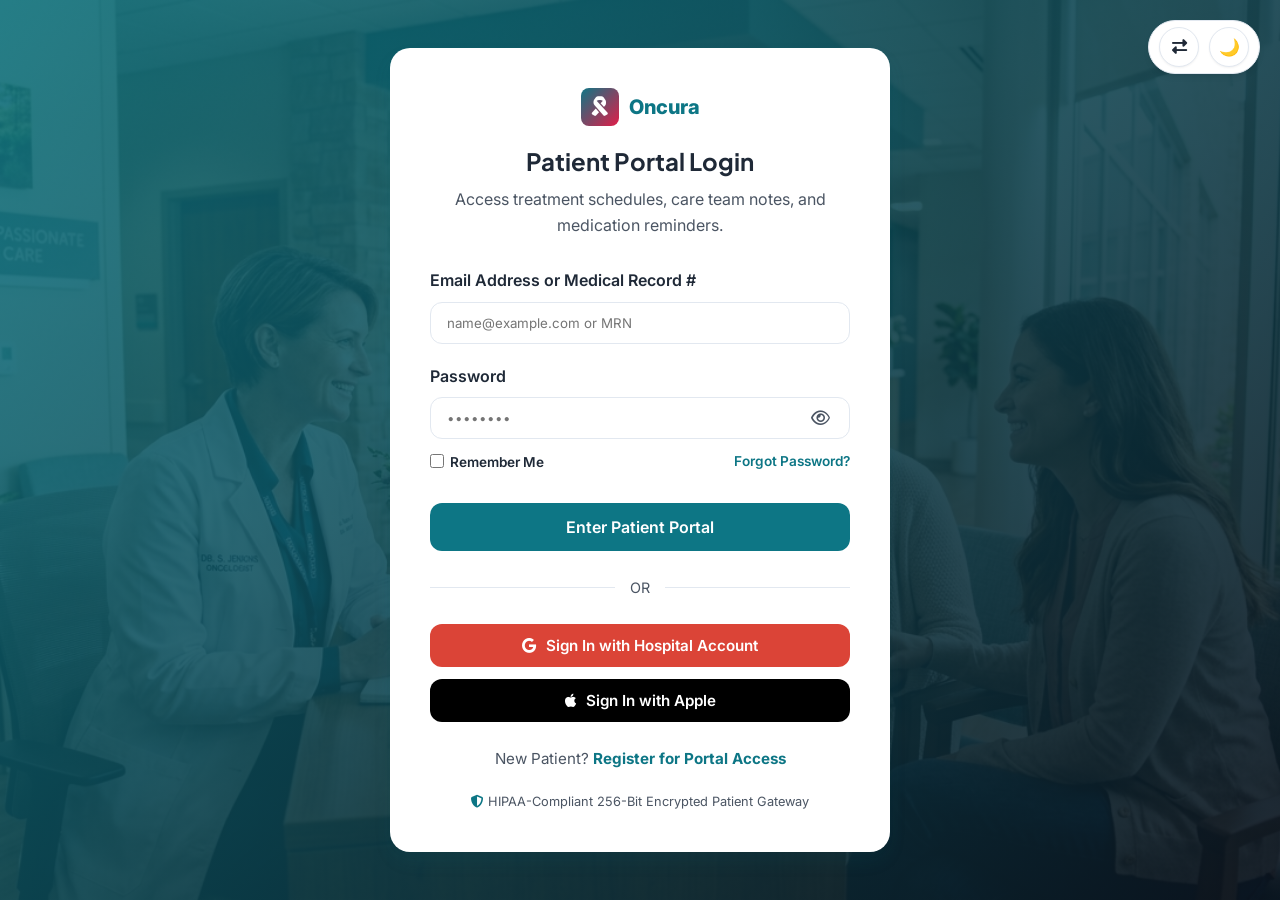
<file: login.html>
<!DOCTYPE html>
<html lang="en" data-theme="light">

<head>
    <meta charset="UTF-8">
    <meta name="viewport" content="width=device-width, initial-scale=1.0">
    <title>Patient Portal Login | Oncura Cancer Care Center</title>
    <!-- Fonts -->
    <link rel="preconnect" href="https://fonts.googleapis.com">
    <link rel="preconnect" href="https://fonts.gstatic.com" crossorigin>
    <link
        href="https://fonts.googleapis.com/css2?family=Plus+Jakarta+Sans:wght@400;500;600;700;800&family=Inter:wght@400;500;600;700&display=swap"
        rel="stylesheet">
    <!-- FontAwesome for icons -->
    <link rel="stylesheet" href="https://cdnjs.cloudflare.com/ajax/libs/font-awesome/6.5.1/css/all.min.css">
    <!-- Custom CSS -->
    <link rel="stylesheet" href="css/style.css">
    <link rel="icon" type="image/svg+xml" href="img/favicon.svg">
    <link rel="icon" type="image/png" href="img/favicon.png">
    <link rel="apple-touch-icon" href="img/favicon.png">
    <link rel="stylesheet" href="css/auth.css">
</head>

<body class="auth-body">

    <div class="auth-nav-controls">
        <button type="button" id="rtl-toggle" class="toggle-btn" title="Switch Language Direction" aria-label="Switch Language Direction">
            <i class="fa-solid fa-right-left"></i>
        </button>
        <button type="button" id="theme-toggle" class="toggle-btn" title="Toggle theme" aria-label="Toggle theme">🌙</button>
    </div>

    <div class="auth-card">
        <div class="auth-header">
            <div class="auth-top">
                <a href="index.html" class="logo auth-logo" aria-label="Oncura Home">
                    <i class="logo-icon"><i class="fa-solid fa-ribbon"></i></i> <span>Oncura</span>
                </a>
            </div>
            <h1>Patient Portal Login</h1>
            <p>Access treatment schedules, care team notes, and medication reminders.</p>
        </div>

        <form class="auth-form" id="loginForm">
            <div class="form-group">
                <label>Email Address or Medical Record #</label>
                <input type="text" placeholder="name@example.com or MRN" required>
            </div>
            <div class="form-group">
                <label>Password</label>
                <div class="password-input-wrapper">
                    <input type="password" placeholder="••••••••" required>
                    <button type="button" class="password-toggle-btn" aria-label="Toggle password visibility">
                        <i class="fa-regular fa-eye"></i>
                    </button>
                </div>
                <div class="form-options">
                    <label class="remember-me">
                        <input type="checkbox"> Remember Me
                    </label>
                    <a href="#" class="forgot-password-link">Forgot Password?</a>
                </div>
            </div>
            <button type="submit" class="btn btn-primary btn-auth">Enter Patient Portal</button>
        </form>

        <div class="divider">OR</div>

        <button class="btn-social btn-google" onclick="window.location.href='dashboard.html'">
            <i class="fa-brands fa-google"></i> Sign In with Hospital Account
        </button>

        <button class="btn-social btn-apple" onclick="window.location.href='dashboard.html'">
            <i class="fa-brands fa-apple"></i> Sign In with Apple
        </button>

        <div class="auth-footer" style="margin-top: 25px;">
            New Patient? <a href="register.html">Register for Portal Access</a>
        </div>
        
        <div style="margin-top: 20px; font-size: 0.8rem; color: var(--text-muted);">
            <i class="fa-solid fa-shield-halved" style="color: var(--primary);"></i> HIPAA-Compliant 256-Bit Encrypted Patient Gateway
        </div>
    </div>

    <script src="js/main.js"></script>
    <script>
        document.getElementById('loginForm').addEventListener('submit', (e) => {
            e.preventDefault();
            window.location.href = 'dashboard.html';
        });
    </script>
</body>

</html>
</file>
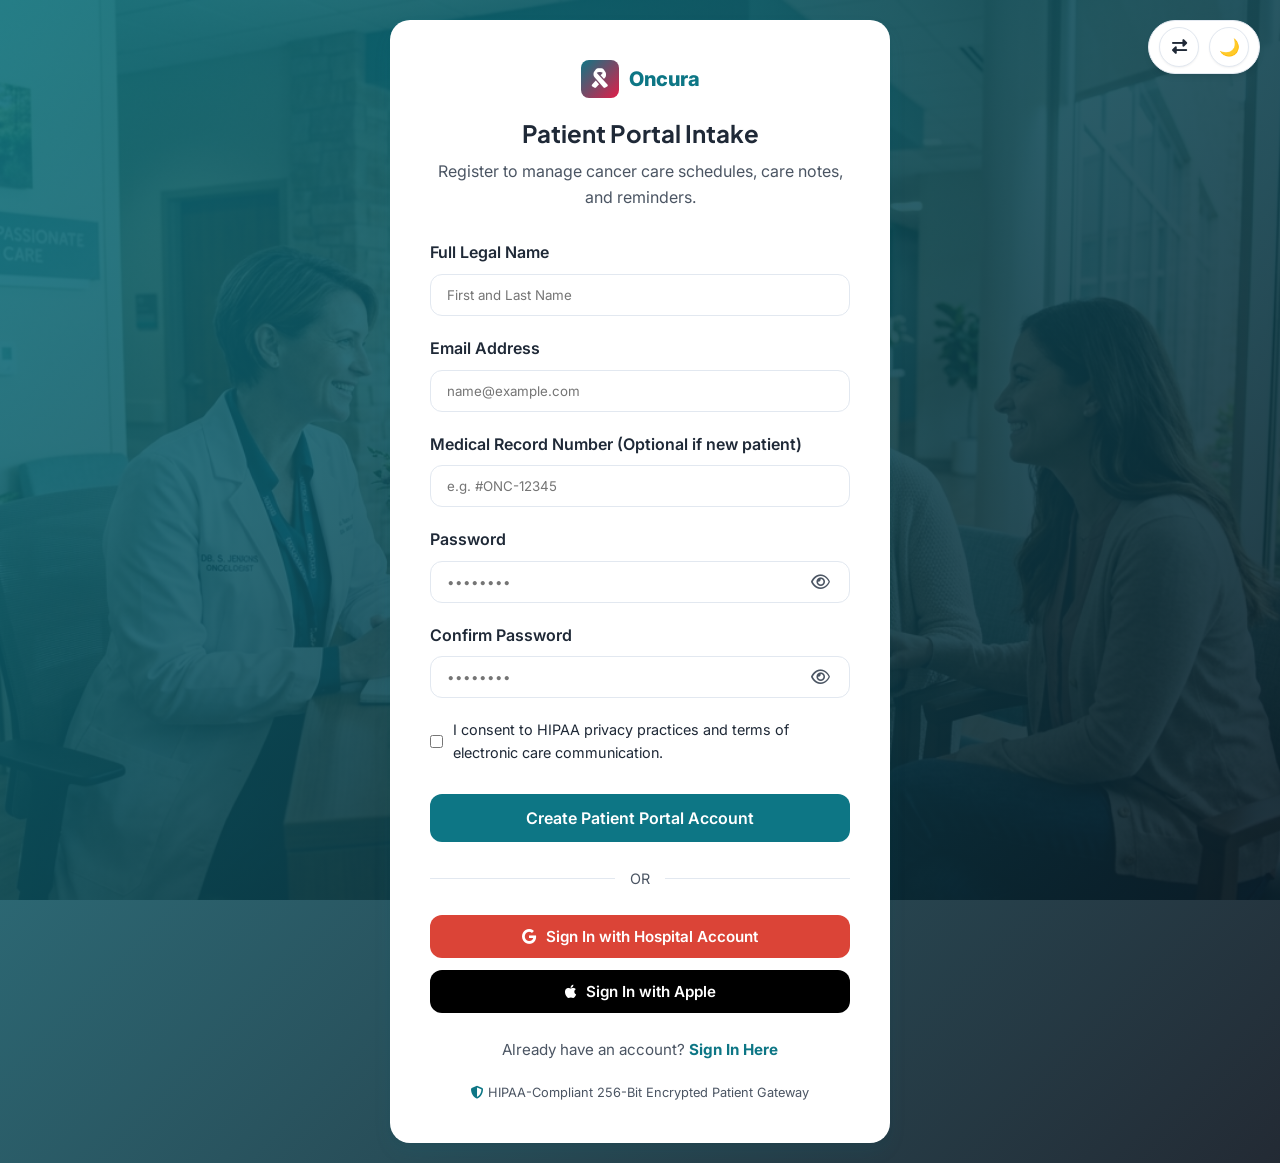
<file: register.html>
<!DOCTYPE html>
<html lang="en" data-theme="light">

<head>
    <meta charset="UTF-8">
    <meta name="viewport" content="width=device-width, initial-scale=1.0">
    <title>New Patient Portal Registration | Oncura Cancer Care Center</title>
    <!-- Fonts -->
    <link rel="preconnect" href="https://fonts.googleapis.com">
    <link rel="preconnect" href="https://fonts.gstatic.com" crossorigin>
    <link
        href="https://fonts.googleapis.com/css2?family=Plus+Jakarta+Sans:wght@400;500;600;700;800&family=Inter:wght@400;500;600;700&display=swap"
        rel="stylesheet">
    <!-- FontAwesome for icons -->
    <link rel="stylesheet" href="https://cdnjs.cloudflare.com/ajax/libs/font-awesome/6.5.1/css/all.min.css">
    <!-- Custom CSS -->
    <link rel="stylesheet" href="css/style.css">
    <link rel="icon" type="image/svg+xml" href="img/favicon.svg">
    <link rel="icon" type="image/png" href="img/favicon.png">
    <link rel="apple-touch-icon" href="img/favicon.png">
    <link rel="stylesheet" href="css/auth.css">
</head>

<body class="auth-body">

    <div class="auth-nav-controls">
        <button type="button" id="rtl-toggle" class="toggle-btn" title="Switch Language Direction" aria-label="Switch Language Direction">
            <i class="fa-solid fa-right-left"></i>
        </button>
        <button type="button" id="theme-toggle" class="toggle-btn" title="Toggle theme" aria-label="Toggle theme">🌙</button>
    </div>

    <div class="auth-card">
        <div class="auth-header">
            <div class="auth-top">
                <a href="index.html" class="logo auth-logo" aria-label="Oncura Home">
                    <i class="logo-icon"><i class="fa-solid fa-ribbon"></i></i> <span>Oncura</span>
                </a>
            </div>
            <h1>Patient Portal Intake</h1>
            <p>Register to manage cancer care schedules, care notes, and reminders.</p>
        </div>

        <form class="auth-form" id="registerForm">
            <div class="form-group">
                <label>Full Legal Name</label>
                <input type="text" placeholder="First and Last Name" required>
            </div>
            <div class="form-group">
                <label>Email Address</label>
                <input type="email" placeholder="name@example.com" required>
            </div>
            <div class="form-group">
                <label>Medical Record Number (Optional if new patient)</label>
                <input type="text" placeholder="e.g. #ONC-12345">
            </div>
            <div class="form-group">
                <label>Password</label>
                <div class="password-input-wrapper">
                    <input type="password" placeholder="••••••••" required>
                    <button type="button" class="password-toggle-btn" aria-label="Toggle password visibility">
                        <i class="fa-regular fa-eye"></i>
                    </button>
                </div>
            </div>
            <div class="form-group">
                <label>Confirm Password</label>
                <div class="password-input-wrapper">
                    <input type="password" placeholder="••••••••" required>
                    <button type="button" class="password-toggle-btn" aria-label="Toggle password visibility">
                        <i class="fa-regular fa-eye"></i>
                    </button>
                </div>
            </div>

            <div class="checkbox-group">
                <input type="checkbox" id="terms" required>
                <label for="terms" style="font-size: 0.9rem; margin-bottom: 0; font-weight: 400;">
                    I consent to HIPAA privacy practices and terms of electronic care communication.
                </label>
            </div>

            <button type="submit" class="btn btn-primary btn-auth">Create Patient Portal Account</button>
        </form>

        <div class="divider">OR</div>

        <button class="btn-social btn-google" onclick="window.location.href='dashboard.html'">
            <i class="fa-brands fa-google"></i> Sign In with Hospital Account
        </button>

        <button class="btn-social btn-apple" onclick="window.location.href='dashboard.html'">
            <i class="fa-brands fa-apple"></i> Sign In with Apple
        </button>

        <div class="auth-footer" style="margin-top: 25px;">
            Already have an account? <a href="login.html">Sign In Here</a>
        </div>

        <div style="margin-top: 20px; font-size: 0.8rem; color: var(--text-muted);">
            <i class="fa-solid fa-shield-halved" style="color: var(--primary);"></i> HIPAA-Compliant 256-Bit Encrypted Patient Gateway
        </div>
    </div>

    <script src="js/main.js"></script>
    <script>
        document.getElementById('registerForm').addEventListener('submit', (e) => {
            e.preventDefault();
            alert('Patient portal registration successful! Redirecting to secure login...');
            window.location.href = 'login.html';
        });
    </script>
</body>

</html>
</file>
<file: css/style.css>
/* 
  Oncura Cancer Care Center - Global Styles
  Compassionate, Hopeful Healthcare Design System
*/

@import url('https://fonts.googleapis.com/css2?family=Plus+Jakarta+Sans:ital,wght@0,400;0,500;0,600;0,700;0,800;1,400;1,600&family=Inter:wght@300;400;500;600;700&display=swap');

:root {
    /* Color Palette - Compassionate Healing Teal & Cancer Awareness Rose */
    --primary: #0D7685;
    --primary-rgb: 13, 118, 133;
    --primary-dark: #08505B;
    --secondary: #E11D48;
    --secondary-rgb: 225, 29, 72;
    --secondary-dark: #BE123C;
    --secondary-light: #FDA4AF;
    --accent: #F59E0B;
    --accent-rgb: 245, 158, 11;
    --accent-dark: #D97706;

    /* Text Colors */
    --text-main: #1F2937;
    --text-muted: #4B5563;
    --text-light: #9CA3AF;
    --bg-white: #FFFFFF;
    --bg-gray: #F8FAFC;
    --bg-card: #FFFFFF;

    /* Borders & Shadows */
    --border-color: #E2E8F0;
    --shadow-sm: 0 1px 2px 0 rgba(0, 0, 0, 0.05);
    --shadow-md: 0 4px 6px -1px rgba(0, 0, 0, 0.08), 0 2px 4px -1px rgba(0, 0, 0, 0.04);
    --shadow-lg: 0 10px 20px -3px rgba(13, 118, 133, 0.12), 0 4px 6px -2px rgba(0, 0, 0, 0.05);
    --border-radius: 12px;

    /* Spacing Scale */
    --sp-xs: 4px;
    --sp-sm: 8px;
    --sp-md: 16px;
    --sp-lg: 24px;
    --sp-xl: 32px;
    --sp-2xl: 48px;

    /* Transitions */
    --transition: all 0.3s ease;
}

/* Dark Mode Tokens */
[data-theme="dark"] {
    --text-main: #F8FAFC;
    --text-muted: #CBD5E1;
    --text-light: #94A3B8;
    --bg-white: #0B131E;
    --bg-gray: #0F1D2B;
    --bg-card: #152536;
    --border-color: #1E3850;
    --shadow-sm: 0 1px 2px 0 rgba(0, 0, 0, 0.4);
    --shadow-md: 0 4px 6px -1px rgba(0, 0, 0, 0.6);
    --shadow-lg: 0 10px 15px -3px rgba(0, 0, 0, 0.7);
}

/* Home 2: improve contrast for primary-colored text in dark mode */
[data-theme="dark"] .home2-page {
    --primary: #22D3EE;
    --primary-rgb: 34, 211, 238;
    --primary-dark: #06B6D4;
}

/* Reset & Global Styles */
* {
    margin: 0;
    padding: 0;
    box-sizing: border-box;
}

html {
    scroll-behavior: smooth;
}

body {
    font-family: 'Inter', 'Source Sans 3', system-ui, -apple-system, sans-serif;
    font-size: 16px;
    line-height: 1.6;
    color: var(--text-main);
    background-color: var(--bg-white);
    transition: background-color 0.3s ease, color 0.3s ease;
    overflow-x: hidden;
}

h1,
h2,
h3,
h4,
h5,
h6 {
    font-family: 'Plus Jakarta Sans', 'Sora', sans-serif;
    font-weight: 700;
}

a {
    text-decoration: none;
    color: inherit;
    transition: var(--transition);
}

ul {
    list-style: none;
}

img {
    max-width: 100%;
    height: auto;
    display: block;
}

button,
.btn {
    cursor: pointer;
    font-family: inherit;
    border: none;
    outline: none;
    transition: var(--transition);
    border-radius: var(--border-radius);
    display: inline-flex;
    align-items: center;
    justify-content: center;
    gap: 8px;
    font-weight: 600;
}

button i,
.btn i {
    display: inline-flex;
    align-items: center;
    justify-content: center;
    line-height: 1;
    flex-shrink: 0;
}

/* Container */
.container {
    max-width: 1280px;
    margin: 0 auto;
    padding: 0 20px;
}

@media (min-width: 1024px) {
    .container {
        padding: 0 40px;
    }
}

/* Layout Utilities */
.section {
    padding: var(--sp-2xl) 0;
}

.section-header {
    text-align: center;
    margin-bottom: var(--sp-2xl);
    max-width: 820px;
    margin-left: auto;
    margin-right: auto;
}

.section-header h2,
.section-title,
.service-content-col h2,
.featured-story-content h2,
.reveal-v2 h2 {
    font-size: 2.35rem;
    line-height: 1.25;
    margin-bottom: var(--sp-md);
    letter-spacing: -0.5px;
}

@media (max-width: 1024px) {
    .section-header h2,
    .section-title,
    .service-content-col h2,
    .featured-story-content h2,
    .reveal-v2 h2 {
        font-size: 1.95rem !important;
        line-height: 1.25 !important;
    }
}

@media (max-width: 768px) {
    .section-header h2,
    .section-title,
    .service-content-col h2,
    .featured-story-content h2,
    .reveal-v2 h2 {
        font-size: 1.65rem !important;
        line-height: 1.3 !important;
    }
}

@media (max-width: 480px) {
    .section-header h2,
    .section-title,
    .service-content-col h2,
    .featured-story-content h2,
    .reveal-v2 h2 {
        font-size: 1.45rem !important;
        line-height: 1.3 !important;
    }
}

/* Buttons */
.btn-primary {
    background-color: var(--primary);
    color: white;
    padding: 12px 28px;
}

.btn-primary:hover {
    background-color: var(--primary-dark);
    transform: translateY(-2px);
    box-shadow: var(--shadow-md);
}

.btn-secondary {
    background-color: var(--secondary);
    color: white;
    padding: 12px 28px;
}

.btn-secondary:hover {
    background-color: var(--secondary-dark);
    transform: translateY(-2px);
    box-shadow: var(--shadow-md);
}

.btn-outline {
    background-color: transparent;
    border: 2px solid var(--primary);
    color: var(--primary);
    padding: 10px 26px;
}

.btn-outline:hover {
    background-color: var(--primary);
    color: white;
}

/* Home 2 CTA Mini */
.cta-mini {
    transition: transform 0.25s ease, box-shadow 0.25s ease;
}

.cta-mini:hover {
    transform: translateY(-4px);
    box-shadow: var(--shadow-lg);
}

/* Home 2: CTA "Call Us" outline button hover (inline styles require !important) */
.home2-page .cta-mini .btn-outline:hover,
.home2-page .cta-mini .btn-outline:focus-visible {
    background-color: white !important;
    color: var(--primary) !important;
    border-color: white !important;
    transform: translateY(-2px);
    box-shadow: var(--shadow-md);
}

@media (max-width: 1024px) {
    .cta-mini {
        flex-direction: column;
        justify-content: center !important;
        text-align: center;
    }

    .cta-mini-text {
        width: 100%;
    }

    .cta-mini-actions {
        width: 100%;
        justify-content: center !important;
    }
}

/* Home 1 Ready CTA Box */
.ready-cta-box {
    background: linear-gradient(135deg, var(--primary), var(--secondary));
    border-radius: 20px;
    padding: 50px 40px;
    color: white;
    text-align: center;
    box-shadow: var(--shadow-lg);
}

.ready-cta-box h2 {
    font-size: 2.25rem;
    line-height: 1.25;
    margin-bottom: 1rem;
    color: white;
    letter-spacing: -0.5px;
}

.ready-cta-box p {
    font-size: 1.15rem;
    opacity: 0.95;
    margin-bottom: 2rem;
    max-width: 700px;
    margin-left: auto;
    margin-right: auto;
    color: white;
    line-height: 1.55;
}

.ready-cta-actions {
    display: flex;
    flex-wrap: wrap;
    gap: 15px;
    justify-content: center;
    align-items: center;
}

.ready-btn-portal {
    background: white !important;
    color: var(--primary) !important;
    padding: 14px 36px;
    font-weight: 700;
    border-radius: var(--border-radius);
    transition: var(--transition);
}

.ready-btn-portal:hover {
    background: #f8fafc !important;
    transform: translateY(-2px);
    box-shadow: 0 6px 16px rgba(0, 0, 0, 0.15);
}

.ready-btn-helpline {
    border: 2px solid white !important;
    color: white !important;
    background: transparent !important;
    padding: 13px 30px;
    font-weight: 600;
    border-radius: var(--border-radius);
    display: inline-flex;
    align-items: center;
    gap: 8px;
    transition: var(--transition);
}

.ready-btn-helpline:hover {
    background: rgba(255, 255, 255, 0.15) !important;
    transform: translateY(-2px);
}

@media (max-width: 768px) {
    .ready-cta-box {
        padding: 35px 22px;
        border-radius: 18px;
    }

    .ready-cta-box h2 {
        font-size: 1.65rem;
        line-height: 1.3;
        margin-bottom: 0.75rem;
    }

    .ready-cta-box p {
        font-size: 0.95rem;
        line-height: 1.5;
        margin-bottom: 1.5rem;
    }

    .ready-cta-actions {
        flex-direction: column;
        align-items: center;
        gap: 12px;
        width: 100%;
    }

    .ready-cta-actions .btn {
        width: 100%;
        max-width: 280px;
        padding: 12px 20px !important;
        font-size: 0.92rem;
        display: inline-flex;
        align-items: center;
        justify-content: center;
        text-align: center;
    }
}

@media (max-width: 480px) {
    .ready-cta-box {
        padding: 28px 16px;
        border-radius: 16px;
    }

    .ready-cta-box h2 {
        font-size: 1.35rem;
        line-height: 1.35;
        margin-bottom: 0.65rem;
        letter-spacing: -0.3px;
    }

    .ready-cta-box p {
        font-size: 0.88rem;
        line-height: 1.45;
        margin-bottom: 1.25rem;
        padding: 0 4px;
    }

    .ready-cta-actions .btn {
        max-width: 100%;
        width: 100%;
        padding: 12px 16px !important;
        font-size: 0.88rem;
    }
}

@media (max-width: 1024px) {
    #home1-hero .hero-cta {
        justify-content: center;
    }
}

#home1-hero .hero-cta .btn-primary:hover {
    box-shadow: var(--shadow-md) !important;
}

#home1-hero .hero-cta .btn-outline:hover {
    background-color: var(--primary) !important;
    border-color: var(--primary) !important;
    color: white !important;
}

/* Navbar */
.navbar {
    position: sticky;
    top: 0;
    width: 100%;
    background-color: var(--bg-white);
    box-shadow: var(--shadow-sm);
    z-index: 1000;
    padding: var(--sp-sm) 0;
    transition: var(--transition);
}

.navbar .container {
    max-width: 1440px;
}

.nav-container {
    display: flex;
    justify-content: space-between;
    align-items: center;
    height: 70px;
    gap: 15px;
    width: 100%;
}

.logo {
    display: flex;
    align-items: center;
    font-size: 1.35rem;
    font-weight: 800;
    color: var(--primary);
    gap: 8px;
    white-space: nowrap;
    flex-shrink: 0;
}

.logo-icon {
    width: 38px;
    height: 38px;
    background: linear-gradient(135deg, var(--primary), var(--secondary));
    border-radius: 8px;
    display: flex;
    align-items: center;
    justify-content: center;
    color: white;
    font-style: normal;
    flex-shrink: 0;
}

.nav-menu {
    display: none;
}

@media (min-width: 1024px) {
    .nav-menu {
        display: flex;
        flex-wrap: nowrap;
        gap: 14px;
        align-items: center;
        justify-content: center;
        flex-shrink: 1;
    }

    .nav-link {
        font-weight: 600;
        font-size: 0.92rem;
        position: relative;
        padding: 6px 0;
        white-space: nowrap; /* Single line menu name */
        display: inline-flex;
        align-items: center;
        line-height: 1.2;
    }

    .nav-link::after {
        content: '';
        position: absolute;
        bottom: 0;
        left: 0;
        width: 0;
        height: 2px;
        background-color: var(--primary);
        border-radius: 2px;
        transition: width 0.3s ease;
    }

    .nav-link:hover {
        color: var(--primary);
    }

    .nav-link:hover::after {
        width: 100%;
    }

    .nav-link.active {
        color: var(--primary);
        font-weight: 700;
    }

    .nav-link.active::after {
        width: 100%;
    }
}

@media (min-width: 1200px) {
    .nav-menu {
        gap: 20px;
    }

    .nav-link {
        font-size: 0.98rem;
    }
}

@media (min-width: 1360px) {
    .nav-menu {
        gap: 24px;
    }

    .nav-link {
        font-size: 1.02rem;
    }
}

.nav-actions {
    display: flex;
    align-items: center;
    gap: 10px;
    flex-shrink: 0;
}

.nav-actions .btn {
    white-space: nowrap;
    padding: 8px 16px;
    font-size: 0.88rem;
}

.toggle-btn {
    background: var(--bg-card);
    border: 1px solid var(--border-color);
    color: var(--text-main);
    width: 40px;
    height: 40px;
    border-radius: 50%;
    display: inline-flex;
    align-items: center;
    justify-content: center;
    font-size: 1.05rem;
    flex-shrink: 0;
    cursor: pointer;
    transition: all 0.25s cubic-bezier(0.4, 0, 0.2, 1);
    box-shadow: var(--shadow-sm);
    padding: 0;
    position: relative;
    line-height: 1;
}

.toggle-btn i {
    color: var(--text-main);
    font-size: 0.95rem;
    transition: color 0.2s ease, transform 0.25s ease;
}

.toggle-btn:hover {
    background: var(--primary);
    border-color: var(--primary);
    color: #FFFFFF;
    transform: translateY(-2px);
    box-shadow: 0 4px 14px rgba(13, 118, 133, 0.35);
}

.toggle-btn:hover i {
    color: #FFFFFF;
    transform: scale(1.1);
}

.toggle-btn:active {
    transform: translateY(0);
}

[data-theme="dark"] .toggle-btn {
    background: rgba(255, 255, 255, 0.08);
    border-color: rgba(255, 255, 255, 0.18);
    color: #FFFFFF;
    box-shadow: 0 2px 8px rgba(0, 0, 0, 0.25);
}

[data-theme="dark"] .toggle-btn i {
    color: #FFFFFF;
}

[data-theme="dark"] .toggle-btn:hover {
    background: var(--primary);
    border-color: var(--primary);
    color: #0B131E;
    box-shadow: 0 4px 14px rgba(34, 211, 238, 0.35);
}

[data-theme="dark"] .toggle-btn:hover i {
    color: #0B131E;
}

/* Hamburger Menu */
.hamburger {
    display: block;
    font-size: 1.8rem;
    cursor: pointer;
}

@media (max-width: 1023.98px) {
    .navbar .nav-actions {
        display: none !important;
    }

    .nav-container {
        justify-content: space-between;
    }

    .hamburger {
        order: 2;
    }
}

@media (min-width: 1024px) {
    .hamburger {
        display: none;
    }
}

/* Mobile Menu Drawer */
.mobile-drawer {
    position: fixed;
    top: 0;
    right: -100%;
    width: 300px;
    height: 100%;
    background-color: var(--bg-white);
    box-shadow: -5px 0 15px rgba(0, 0, 0, 0.1);
    z-index: 1001;
    padding: 0 0 40px;
    transition: 0.4s ease;
    display: flex;
    flex-direction: column;
    gap: 0;
    overflow-y: auto;
}

.mobile-drawer.open {
    right: 0;
}

.drawer-header {
    height: 70px;
    display: flex;
    align-items: center;
    justify-content: space-between;
    padding: 0 30px;
    background-color: var(--bg-white);
    border-bottom: 1px solid var(--border-color);
    position: sticky;
    top: 0;
    z-index: 1;
}

.drawer-close {
    border-radius: 50%;
}

.mobile-drawer>.mobile-link,
.mobile-drawer>.drawer-item {
    font-size: 1.1rem;
    font-weight: 600;
    padding: 14px 30px;
    border-bottom: 1px solid var(--border-color);
    color: var(--text-main);
}

.mobile-drawer>.mobile-link:hover {
    color: var(--primary);
    background-color: rgba(var(--primary-rgb), 0.05);
}

.mobile-drawer>.mobile-link.active {
    color: var(--primary);
    font-weight: 700;
    background-color: rgba(var(--primary-rgb), 0.08);
    border-left: 3px solid var(--primary);
    padding-left: 27px;
}

.drawer-portal-login-wrapper {
    padding: 16px 30px 6px;
    width: 100%;
}

.drawer-portal-btn {
    display: flex !important;
    align-items: center;
    justify-content: center;
    width: 100%;
    padding: 11px 20px !important;
    font-weight: 700;
    font-size: 0.95rem;
    text-align: center;
    border-radius: 12px;
    text-decoration: none !important;
}

.drawer-actions {
    display: flex;
    align-items: center;
    gap: 12px;
    padding: 18px 30px 20px;
    border-top: 1px solid var(--border-color);
    margin-top: 8px;
}

.drawer-overlay {
    position: fixed;
    top: 0;
    left: 0;
    width: 100%;
    height: 100%;
    background: rgba(0, 0, 0, 0.5);
    z-index: 1000;
    display: none;
}

.drawer-overlay.visible {
    display: block;
}

.mobile-link {
    display: block;
}

/* Unique Hero Section V2 - Path of Care */
.hero-v2 {
    position: relative;
    min-height: 100vh;
    display: flex;
    align-items: center;
    background: var(--bg-white);
    padding: 120px 0;
    overflow: hidden;
}

/* Animated Mesh Background */
.hero-bg-mesh {
    position: absolute;
    inset: 0;
    z-index: 0;
}

.mesh-blob {
    position: absolute;
    border-radius: 50%;
    filter: blur(100px);
    opacity: 0.15;
    animation: blobMove 15s infinite alternate ease-in-out;
}

.blob-1 {
    width: 600px;
    height: 600px;
    background: var(--primary);
    top: -200px;
    right: -100px;
    animation-delay: 0s;
}

.blob-2 {
    width: 500px;
    height: 500px;
    background: var(--secondary);
    bottom: -100px;
    left: -100px;
    animation-delay: -5s;
}

.blob-3 {
    width: 400px;
    height: 400px;
    background: var(--accent);
    top: 30%;
    left: 40%;
    animation-delay: -10s;
}

@keyframes blobMove {
    0% {
        transform: translate(0, 0) scale(1);
    }

    33% {
        transform: translate(100px, 50px) scale(1.1);
    }

    66% {
        transform: translate(-50px, 100px) scale(0.9);
    }

    100% {
        transform: translate(0, 0) scale(1);
    }
}

.hero-grid {
    display: grid;
    grid-template-columns: 1.1fr 0.9fr;
    gap: 80px;
    align-items: center;
    position: relative;
    z-index: 2;
}

@media (max-width: 1024px) {
    .hero-grid {
        grid-template-columns: 1fr;
        text-align: center;
        gap: 60px;
    }
}

.hero-text-content {
    animation: slideRightHero 1s ease-out forwards;
}

@keyframes slideRightHero {
    from {
        transform: translateX(-50px);
        opacity: 0;
    }

    to {
        transform: translateX(0);
        opacity: 1;
    }
}

.hero-v2 .badge {
    background: rgba(var(--primary-rgb), 0.08);
    color: var(--primary);
    padding: 8px 16px;
    border-radius: 30px;
    font-weight: 700;
    font-size: 0.85rem;
    display: inline-flex;
    align-items: center;
    gap: 8px;
    margin-bottom: 20px;
    letter-spacing: 1px;
    text-transform: uppercase;
}

.hero-v2 h1 {
    font-size: clamp(2rem, 3.5vw, 3rem);
    font-weight: 800;
    line-height: 1.25;
    color: #FFFFFF;
    margin-bottom: 20px;
    text-align: center;
    letter-spacing: -0.5px;
}

@media (max-width: 768px) {
    .hero-v2 h1 {
        font-size: clamp(1.75rem, 5vw, 2.2rem);
        line-height: 1.3;
    }
}

/* Keyword Switcher - Centered and Properly Aligned */
.keyword-wrapper {
    display: block;
    position: relative;
    height: 1.25em;
    color: var(--secondary-light);
    width: 100%;
    text-align: center;
    margin: 6px auto 0;
}

@media (max-width: 768px) {
    .hero-v2 .keyword-wrapper {
        height: 1.3em;
    }
}

.dynamic-keyword {
    position: absolute;
    left: 50%;
    top: 0;
    opacity: 0;
    transform: translate(-50%, 15px);
    transition: all 0.5s cubic-bezier(0.175, 0.885, 0.32, 1.275);
    white-space: nowrap;
    text-align: center;
}

.dynamic-keyword.active {
    opacity: 1;
    transform: translate(-50%, 0);
}

.highlight-accent {
    position: relative;
    display: inline-block;
    z-index: 1;
}

.highlight-accent::after {
    content: '';
    position: absolute;
    bottom: 5px;
    left: 0;
    width: 100%;
    height: 12px;
    background: rgba(var(--secondary-rgb), 0.2);
    z-index: -1;
    transform: skewX(-15deg);
}

/* Layered Glass Cards */
.layered-visual {
    position: relative;
    height: 500px;
    width: 100%;
}

.glass-card-main {
    background: rgba(255, 255, 255, 0.6);
    backdrop-filter: blur(20px);
    border: 1px solid rgba(255, 255, 255, 0.8);
    padding: 35px;
    border-radius: 30px;
    box-shadow: 0 40px 80px -20px rgba(var(--primary-rgb), 0.15);
    width: 400px;
    position: absolute;
    top: 50%;
    left: 50%;
    transform: translate(-50%, -50%);
    z-index: 5;
    transition: transform 0.1s ease-out;
}

.floating-sub-card {
    position: absolute;
    background: rgba(255, 255, 255, 0.8);
    backdrop-filter: blur(10px);
    padding: 15px 25px;
    border-radius: 15px;
    box-shadow: var(--shadow-lg);
    display: flex;
    align-items: center;
    gap: 12px;
    z-index: 6;
    border: 1px solid white;
}

.card-top {
    top: 10%;
    right: 10%;
    animation: floatY 4s infinite alternate ease-in-out;
}

.card-bottom {
    bottom: 10%;
    left: 0%;
    animation: floatY 5s infinite alternate-reverse ease-in-out;
}

.card-mid {
    top: 30%;
    left: -10%;
    animation: floatY 6s infinite alternate ease-in-out;
}

@media (max-width: 1024px) {
    #home1-hero .glass-card-main {
        max-width: 92vw;
    }

    #home1-hero .card-top {
        right: 4%;
    }

    #home1-hero .card-bottom {
        left: 4%;
    }

    #home1-hero .card-mid {
        left: 4%;
    }
}

@keyframes floatY {
    from {
        transform: translateY(0);
    }

    to {
        transform: translateY(-20px);
    }
}

.hero-v2 h1 {
    font-size: 4.8rem;
    line-height: 1.05;
    margin-bottom: 30px;
    color: var(--primary);
    font-weight: 800;
}

@media (max-width: 768px) {
    .hero-v2 h1 {
        font-size: 3rem;
        line-height: 1.15;
    }
}

.hero-v2 p {
    font-size: 1.25rem;
    color: var(--text-muted);
    margin-bottom: 40px;
    max-width: 600px;
}

@media (max-width: 1024px) {
    .hero-v2 p {
        margin: 0 auto 40px;
    }
}

.glass-card-container {
    position: relative;
    display: flex;
    justify-content: center;
    perspective: 1000px;
}

.glass-card {
    background: rgba(255, 255, 255, 0.4);
    backdrop-filter: blur(20px);
    border: 1px solid rgba(255, 255, 255, 0.6);
    padding: 40px;
    border-radius: 30px;
    box-shadow: 0 25px 50px -12px rgba(0, 0, 0, 0.1);
    width: 100%;
    max-width: 450px;
    position: relative;
    transform: rotateY(-10deg) rotateX(5deg);
    animation: floatingCard 6s ease-in-out infinite;
    z-index: 3;
}

@keyframes floatingCard {

    0%,
    100% {
        transform: translateY(0) rotateY(-10deg) rotateX(5deg);
    }

    50% {
        transform: translateY(-20px) rotateY(-5deg) rotateX(0deg);
    }
}

.glass-card-tag {
    position: absolute;
    top: -20px;
    right: -20px;
    background: var(--accent);
    color: white;
    padding: 12px 24px;
    border-radius: 12px;
    font-weight: 800;
    box-shadow: var(--shadow-lg);
    animation: popIn 0.8s cubic-bezier(0.175, 0.885, 0.32, 1.275) 1s forwards;
    opacity: 0;
}

@keyframes popIn {
    from {
        transform: scale(0.5);
        opacity: 0;
    }

    to {
        transform: scale(1);
        opacity: 1;
    }
}

.path-line {
    position: absolute;
    top: 50%;
    left: -100px;
    width: 200px;
    height: 100px;
    z-index: 0;
    opacity: 0.3;
}

.stat-item {
    display: flex;
    align-items: center;
    gap: 15px;
    margin-bottom: 25px;
}

.stat-icon {
    width: 50px;
    height: 50px;
    background: var(--primary);
    color: white;
    border-radius: 12px;
    display: flex;
    align-items: center;
    justify-content: center;
    font-size: 1.2rem;
}

/* Animations */
.animate-fadeIn {
    animation: fadeIn 1s forwards;
}

.animate-slideUp {
    animation: slideUp 1s forwards;
}

@keyframes fadeIn {
    to {
        opacity: 1;
        transform: translateY(0);
    }
}

@keyframes slideUp {
    to {
        opacity: 1;
        transform: translateY(0);
    }
}

.pulse {
    animation: pulse 2s infinite;
}

@keyframes pulse {
    0% {
        transform: scale(1);
        box-shadow: 0 0 0 0 rgba(var(--primary-rgb), 0.4);
    }

    70% {
        transform: scale(1.05);
        box-shadow: 0 0 0 10px rgba(var(--primary-rgb), 0);
    }

    100% {
        transform: scale(1);
        box-shadow: 0 0 0 0 rgba(var(--primary-rgb), 0);
    }
}

/* Cards */
.card-grid {
    display: grid;
    grid-template-columns: repeat(auto-fit, minmax(280px, 1fr));
    gap: 30px;
}

#home1-services .card-grid {
    grid-template-columns: repeat(4, minmax(0, 1fr));
}

@media (max-width: 1199.98px) {
    #home1-services .card-grid {
        grid-template-columns: repeat(2, minmax(0, 1fr));
    }
}

@media (max-width: 767.98px) {
    #home1-services .card-grid {
        grid-template-columns: 1fr;
    }

    .hero-rating-card {
        left: 16px !important;
        bottom: 16px !important;
    }

    .fleet-cta {
        display: flex !important;
        width: max-content;
        margin: 0 auto;
    }
}

.card {
    background-color: var(--bg-card);
    padding: 32px;
    border-radius: var(--border-radius);
    box-shadow: var(--shadow-md);
    display: flex;
    flex-direction: column;
    align-items: center;
    text-align: center;
    transition: var(--transition);
    height: 100%;
    border: 1px solid var(--border-color);
}

.card:hover {
    transform: translateY(-10px);
    box-shadow: var(--shadow-lg);
}

.card-icon {
    width: 70px;
    height: 70px;
    background: rgba(var(--primary-rgb), 0.1);
    color: var(--primary);
    border-radius: 50%;
    display: flex;
    align-items: center;
    justify-content: center;
    font-size: 2rem;
    margin-bottom: 20px;
}

.card h3 {
    margin-bottom: 15px;
}

.card p {
    color: var(--text-muted);
    margin-bottom: 20px;
    flex-grow: 1;
}

.card-link {
    color: var(--primary);
    font-weight: 700;
    display: flex;
    align-items: center;
    gap: 5px;
}

/* Service Card Image Box & Alignment */
.card-image-box {
    width: 100%;
    height: 180px;
    border-radius: 12px;
    overflow: hidden;
    margin-bottom: 20px;
    border: 1px solid var(--border-color);
    background-color: #f8fafc;
}

.card-image-box img {
    width: 100%;
    height: 100%;
    object-fit: cover;
}

.card h3 {
    min-height: 2.8em;
    display: flex;
    align-items: center;
    justify-content: center;
    margin-bottom: 12px;
    line-height: 1.25;
}

/* Blog Post Cards: keep "Read Article" aligned */
.blog-post-card-content {
    display: flex;
    flex-direction: column;
    flex: 1;
    width: 100%;
}

.blog-post-card-content p {
    flex-grow: 1;
}

.blog-post-card-content .card-link {
    margin-top: auto;
}

/* Footer Icons */
.footer {
    background-color: var(--bg-gray);
    padding: var(--sp-2xl) 0 var(--sp-md);
    border-top: 1px solid var(--border-color);
}

.footer-social {
    display: flex;
    gap: 15px;
}

.footer-social a {
    font-size: 1.2rem;
    color: var(--primary);
    display: inline-flex;
    align-items: center;
    justify-content: center;
}

.footer-social a:hover {
    color: var(--secondary);
    transform: translateY(-2px);
}

.footer-grid {
    display: grid;
    grid-template-columns: repeat(1, 1fr);
    gap: 40px;
    margin-bottom: 40px;
}

@media (min-width: 768px) {
    .footer-grid {
        grid-template-columns: repeat(2, 1fr);
    }
}

@media (min-width: 1024px) {
    .footer-grid {
        grid-template-columns: repeat(4, 1fr);
    }
}

.footer-col h4 {
    margin-bottom: 25px;
    font-size: 1.2rem;
    position: relative;
    padding-bottom: 10px;
}

.footer-col h4::after {
    content: '';
    position: absolute;
    bottom: 0;
    left: 0;
    width: 40px;
    height: 3px;
    background: var(--primary);
}

.footer-links li {
    margin-bottom: 12px;
}

.footer-links a:hover {
    color: var(--primary);
    padding-left: 5px;
}

.footer-contact li {
    display: flex;
    gap: 12px;
    margin-bottom: 15px;
    color: var(--text-muted);
}

.footer-contact i {
    color: var(--primary);
    margin-top: 5px;
}

.footer-bottom {
    padding-top: 25px;
    border-top: 1px solid var(--border-color);
    display: flex;
    flex-direction: column;
    align-items: center;
    gap: 15px;
    text-align: center;
}

.footer-bottom a:hover {
    color: var(--primary);
    text-decoration: underline;
}

@media (min-width: 768px) {
    .footer-bottom {
        flex-direction: row;
        justify-content: space-between;
        text-align: left;
    }
}

/* Mobile Footer Center Alignment */
@media (max-width: 767px) {
    .footer-col {
        text-align: center !important;
    }

    .footer-col .logo {
        justify-content: center;
    }

    .footer-social {
        justify-content: center;
    }

    .footer-col h4::after {
        left: 50%;
        transform: translateX(-50%);
    }

    .footer-contact li {
        justify-content: center;
    }

    .footer-links a:hover {
        padding-left: 0;
    }
}

/* RTL Support */
[dir="rtl"] {
    text-align: right;
}

[dir="rtl"] .nav-actions {
    /* removed flex-direction: row-reverse to allow natural RTL flow */
}

[dir="rtl"] .nav-menu {
    flex-direction: row-reverse;
}

[dir="rtl"] .hero-btns {
    flex-direction: row-reverse;
}

[dir="rtl"] .footer-col h4::after {
    left: auto;
    right: 0;
}

[dir="rtl"] .footer-col {
    text-align: right !important;
}

[dir="rtl"] .footer-col .logo,
[dir="rtl"] .footer-social {
    display: inline-flex;
    flex-direction: row-reverse;
}

/* Specialists Grid */
.specialists-grid {
    display: flex;
    flex-wrap: wrap;
    justify-content: center;
    gap: 30px;
}

.specialists-grid .card {
    flex: 1 1 280px;
    max-width: 350px;
}

/* --- NEW UNIQUE SECTIONS --- */

/* 1. Real-time Tracking Section */
.tracking-v2 {
    background-color: var(--bg-white);
    overflow: hidden;
}

.tracking-wrapper {
    display: flex;
    align-items: center;
    gap: 80px;
    padding: 100px 0;
}

@media (max-width: 991px) {
    .tracking-wrapper {
        flex-direction: column-reverse;
        text-align: center;
        gap: 60px;
    }
}

.tracking-visual {
    flex: 1;
    position: relative;
    display: flex;
    justify-content: center;
    align-items: center;
}

.tracking-mockup {
    width: 320px;
    height: auto;
    border-radius: 40px;
    box-shadow: 0 50px 100px -20px rgba(var(--primary-rgb), 0.25);
    animation: floatingDevice 6s ease-in-out infinite;
    z-index: 2;
}

.tracking-glow {
    position: absolute;
    width: 400px;
    height: 400px;
    background: radial-gradient(circle, rgba(45, 212, 191, 0.2) 0%, transparent 70%);
    z-index: 1;
    animation: pulseGlow 4s ease-in-out infinite;
}

.tracking-content {
    flex: 1.2;
}

.tracking-content h2 {
    font-size: 2.35rem;
    line-height: 1.25;
    margin-bottom: 20px;
    letter-spacing: -0.5px;
}

@media (max-width: 1024px) {
    .tracking-content h2 {
        font-size: 2rem;
        line-height: 1.25;
    }
}

@media (max-width: 768px) {
    .tracking-content h2 {
        font-size: 1.7rem;
        line-height: 1.3;
    }
}

@media (max-width: 480px) {
    .tracking-content h2 {
        font-size: 1.5rem;
        line-height: 1.3;
    }
}

.tracking-feature-list {
    margin-top: 40px;
}

.tracking-feature-item {
    display: flex;
    align-items: center;
    gap: 20px;
    margin-bottom: 25px;
    background: var(--bg-white);
    padding: 25px;
    border-radius: 18px;
    border: 1px solid var(--border-color);
    transition: var(--transition);
    animation: slideInFeature 0.8s cubic-bezier(0.175, 0.885, 0.32, 1.275) forwards;
    opacity: 0;
}

.tracking-feature-item:nth-child(1) {
    animation-delay: 0.2s;
}

.tracking-feature-item:nth-child(2) {
    animation-delay: 0.4s;
}

.tracking-feature-item:nth-child(3) {
    animation-delay: 0.6s;
}

.tracking-feature-item:hover {
    transform: translateX(15px);
    border-color: var(--secondary);
    box-shadow: 0 20px 40px -10px rgba(var(--secondary-rgb), 0.15);
}

.tracking-feature-icon {
    width: 60px;
    height: 60px;
    background: rgba(var(--secondary-rgb), 0.08);
    color: var(--secondary);
    border-radius: 15px;
    display: flex;
    align-items: center;
    justify-content: center;
    font-size: 1.5rem;
}

.tracking-feature-item h4 {
    margin-bottom: 5px;
    color: var(--primary);
}

@keyframes floatingDevice {

    0%,
    100% {
        transform: translateY(0) rotate(0deg);
    }

    50% {
        transform: translateY(-30px) rotate(2deg);
    }
}

@keyframes pulseGlow {

    0%,
    100% {
        transform: scale(1);
        opacity: 0.4;
    }

    50% {
        transform: scale(1.4);
        opacity: 0.7;
    }
}

@keyframes slideInFeature {
    from {
        transform: translateX(50px);
        opacity: 0;
    }

    to {
        transform: translateX(0);
        opacity: 1;
    }
}

/* 2. Patient Comfort Section (Sanctuary) */
.sanctuary-section {
    background-color: var(--bg-gray);
    position: relative;
    padding: 120px 0;
    overflow: hidden;
}

/* Care Page Feature Sections */
.care-feature-grid {
    display: grid;
    grid-template-columns: 1.1fr 0.9fr;
    gap: 60px;
    align-items: center;
}

.care-feature-visual {
    order: 2;
    border-radius: var(--border-radius);
    overflow: hidden;
    box-shadow: var(--shadow-lg);
    width: 100%;
}

.care-feature-visual img {
    width: 100%;
    height: auto;
    display: block;
    object-fit: cover;
    border-radius: var(--border-radius);
}

.care-feature-content {
    order: 1;
}

.care-feature-content h2 {
    font-size: 2.35rem;
    line-height: 1.25;
    margin-bottom: 1.25rem;
    letter-spacing: -0.5px;
}

@media (max-width: 991px) {
    .care-feature-grid {
        grid-template-columns: 1fr !important;
        gap: 40px;
    }

    .care-feature-visual {
        order: 1 !important;
        max-width: 600px;
        margin: 0 auto;
    }

    .care-feature-content {
        order: 2 !important;
        width: 100%;
    }

    .care-feature-content h2 {
        font-size: 1.75rem;
        line-height: 1.3;
        margin-bottom: 1rem;
    }
}

@media (max-width: 480px) {
    .care-feature-content h2 {
        font-size: 1.45rem;
        line-height: 1.35;
    }
}

.sanctuary-grid {
    display: grid;
    grid-template-columns: 1fr 1fr;
    gap: 80px;
    align-items: center;
}

@media (max-width: 1024px) {
    .sanctuary-grid {
        grid-template-columns: 1fr;
        text-align: center;
        gap: 60px;
    }
}

.sanctuary-content {
    order: 2;
}

@media (max-width: 1024px) {
    .sanctuary-content {
        order: 1;
    }
}

.sanctuary-visual {
    position: relative;
    z-index: 2;
    order: 1;
}

@media (max-width: 1024px) {
    .sanctuary-visual {
        order: 2;
    }
}

.sanctuary-image {
    width: 100%;
    border-radius: 40px;
    box-shadow: 0 40px 80px -15px rgba(0, 0, 0, 0.2);
    transition: transform 0.6s cubic-bezier(0.165, 0.84, 0.44, 1);
}

.sanctuary-visual:hover .sanctuary-image {
    transform: scale(1.03) translateY(-10px);
}

.sanctuary-badge-card {
    position: absolute;
    top: -30px;
    left: -30px;
    background: rgba(255, 255, 255, 0.8);
    backdrop-filter: blur(20px);
    padding: 30px;
    border-radius: 24px;
    box-shadow: 0 30px 60px rgba(0, 0, 0, 0.1);
    border: 1px solid rgba(255, 255, 255, 0.6);
    animation: floatVertical 5s infinite ease-in-out;
}

.sanctuary-award-title {
    font-weight: 800;
    color: var(--primary);
}

.sanctuary-award-subtitle {
    font-size: 0.8rem;
    color: var(--text-muted);
}

[data-theme="dark"] .home2-page .sanctuary-badge-card {
    background: rgba(255, 255, 255, 0.95);
    border-color: rgba(255, 255, 255, 0.7);
}

[data-theme="dark"] .home2-page .sanctuary-award-title {
    color: #1E3A8A;
}

[data-theme="dark"] .home2-page .sanctuary-award-subtitle {
    color: #4B5563;
}

.sanctuary-glass-footer {
    position: absolute;
    bottom: -40px;
    right: 20px;
    background: rgba(var(--primary-rgb), 0.9);
    color: white;
    padding: 25px 40px;
    border-radius: 20px;
    box-shadow: 0 20px 40px rgba(var(--primary-rgb), 0.3);
    backdrop-filter: blur(10px);
    z-index: 3;
}

@media (max-width: 1024px) {
    .sanctuary-badge-card {
        top: 16px;
        left: 16px;
        padding: 18px;
        border-radius: 18px;
        animation: none;
    }

    .sanctuary-glass-footer {
        bottom: 16px;
        right: 16px;
        left: 16px;
        padding: 18px 20px;
        border-radius: 18px;
    }
}

@keyframes floatVertical {

    0%,
    100% {
        transform: translateY(0);
    }

    50% {
        transform: translateY(-20px);
    }
}

.hotspot {
    position: absolute;
    width: 25px;
    height: 25px;
    background: var(--secondary);
    border-radius: 50%;
    cursor: pointer;
    box-shadow: 0 0 0 10px rgba(var(--secondary-rgb), 0.2);
    animation: hotspotPulse 2s infinite;
}

.hotspot::after {
    content: attr(data-label);
    position: absolute;
    bottom: 100%;
    left: 50%;
    transform: translateX(-50%) translateY(10px);
    background: var(--bg-white);
    color: var(--primary);
    padding: 8px 15px;
    border-radius: 8px;
    white-space: nowrap;
    font-weight: 700;
    font-size: 0.85rem;
    opacity: 0;
    transition: var(--transition);
    pointer-events: none;
    box-shadow: var(--shadow-md);
}

.hotspot:hover::after {
    opacity: 1;
    transform: translateX(-50%) translateY(-10px);
}

@keyframes hotspotPulse {
    0% {
        transform: scale(1);
        box-shadow: 0 0 0 0 rgba(var(--secondary-rgb), 0.4);
    }

    70% {
        transform: scale(1.1);
        box-shadow: 0 0 0 20px rgba(var(--secondary-rgb), 0);
    }

    100% {
        transform: scale(1);
        box-shadow: 0 0 0 0 rgba(var(--secondary-rgb), 0);
    }
}

/* --- SERVICES PAGE REFINEMENTS --- */

/* --- INNER PAGES HERO (SERVICES, ABOUT, BLOG, CONTACT) --- */

/* 1. Services Hero & About Hero */
.services-hero {
    position: relative;
    background: linear-gradient(rgba(var(--primary-rgb), 0.8), rgba(var(--primary-rgb), 0.85)), url('../img/hero_services.png');
    background-size: cover;
    background-position: center;
    background-attachment: fixed;
    padding: 120px 0 75px;
    text-align: center;
    color: white;
    overflow: hidden;
}

.services-hero h1,
.about-hero h1,
.inner-hero-title {
    font-size: 2.65rem;
    line-height: 1.2;
    margin-bottom: 20px;
    color: white;
    letter-spacing: -0.5px;
    animation: slideDownHero 1s cubic-bezier(0.165, 0.84, 0.44, 1) forwards;
    word-break: normal;
    overflow-wrap: break-word;
}

.services-hero p,
.about-hero p {
    font-size: 1.15rem;
    line-height: 1.6;
    max-width: 800px;
    margin: 0 auto;
    opacity: 0.92;
    animation: fadeInHero 1s ease-out 0.5s forwards;
}

@media (max-width: 1024px) {
    .services-hero h1,
    .about-hero h1,
    .inner-hero-title {
        font-size: 2.15rem;
        line-height: 1.25;
    }
}

@media (max-width: 768px) {
    .services-hero,
    .about-hero {
        text-align: center;
        padding: 80px 0 60px;
        background-attachment: scroll;
    }

    .services-hero h1,
    .about-hero h1,
    .inner-hero-title {
        font-size: 1.85rem !important;
        line-height: 1.28 !important;
        overflow-wrap: break-word;
        word-break: normal;
        hyphens: none;
        text-align: center;
    }

    .services-hero p,
    .about-hero p {
        font-size: 1.02rem !important;
        line-height: 1.55;
        padding: 0 15px;
        text-align: center;
        margin: 0 auto;
    }
}

@media (max-width: 480px) {
    .services-hero h1,
    .about-hero h1,
    .inner-hero-title {
        font-size: 1.55rem !important;
        line-height: 1.32 !important;
    }

    .services-hero p,
    .about-hero p {
        font-size: 0.92rem !important;
    }
}

/* Service Action Buttons */
.service-action-buttons {
    display: flex;
    flex-wrap: wrap;
    gap: 15px;
    margin-top: 30px;
    align-items: center;
}

@media (max-width: 768px) {
    .service-action-buttons {
        display: flex;
        flex-direction: column;
        width: 100%;
        gap: 12px;
        margin-top: 25px;
    }

    .service-action-buttons .btn {
        width: 100%;
        display: flex;
        align-items: center;
        justify-content: center;
        text-align: center;
        padding: 13px 20px;
        font-size: 0.95rem;
    }

}

@keyframes slideDownHero {
    from {
        transform: translateY(-50px);
        opacity: 0;
    }

    to {
        transform: translateY(0);
        opacity: 1;
    }
}

@keyframes fadeInHero {
    to {
        opacity: 0.95;
    }
}

/* 2. Service Item Reveal Animations & Layout */
.service-item-v2 {
    display: grid;
    grid-template-columns: 1.15fr 0.85fr;
    gap: 60px;
    align-items: center;
    margin-bottom: 90px;
}

.service-item-v2:nth-child(even) {
    grid-template-columns: 0.85fr 1.15fr;
}

.service-item-v2:nth-child(even) .service-content-col {
    order: 2;
}

.service-item-v2:nth-child(even) .service-image-col {
    order: 1;
}

.service-content-col {
    display: flex;
    flex-direction: column;
}

.service-image-col {
    width: 100%;
}

.service-image-mask {
    border-radius: 36px;
    box-shadow: 0 30px 60px -15px rgba(0, 0, 0, 0.25);
    overflow: hidden;
    position: relative;
    border: 1px solid var(--border-color);
    transition: transform 0.5s ease;
    width: 100%;
    height: 440px;
    background: var(--bg-card);
}

.service-image-mask img {
    width: 100%;
    height: 100%;
    object-fit: cover;
    object-position: center;
    display: block;
    transition: transform 1s cubic-bezier(0.165, 0.84, 0.44, 1);
}

.service-image-mask:hover img {
    transform: scale(1.05);
}

@media (max-width: 1024px) {
    .service-item-v2 {
        display: flex !important;
        flex-direction: column !important;
        gap: 35px !important;
        margin-bottom: 70px !important;
    }

    .service-item-v2 .service-image-col {
        order: 1 !important;
        width: 100% !important;
        max-width: 100% !important;
    }

    .service-item-v2 .service-content-col {
        order: 2 !important;
        width: 100% !important;
    }

    .service-image-mask {
        width: 100% !important;
        height: 380px !important;
        border-radius: 24px !important;
    }

    .service-image-mask img {
        width: 100% !important;
        height: 100% !important;
        object-fit: cover !important;
        object-position: center !important;
        display: block !important;
    }
}

@media (max-width: 768px) {
    .service-item-v2 {
        display: flex !important;
        flex-direction: column !important;
        gap: 28px !important;
        margin-bottom: 55px !important;
    }

    .service-item-v2 .service-image-col {
        order: 1 !important;
        width: 100% !important;
    }

    .service-item-v2 .service-content-col {
        order: 2 !important;
        width: 100% !important;
    }

    .service-image-mask {
        width: 100% !important;
        height: 320px !important;
        border-radius: 20px !important;
    }

    .service-image-mask img {
        width: 100% !important;
        height: 100% !important;
        object-fit: cover !important;
        object-position: center !important;
        display: block !important;
    }
}

@media (max-width: 480px) {
    .service-item-v2 {
        display: flex !important;
        flex-direction: column !important;
        gap: 22px !important;
        margin-bottom: 45px !important;
    }

    .service-item-v2 .service-image-col {
        order: 1 !important;
        width: 100% !important;
    }

    .service-item-v2 .service-content-col {
        order: 2 !important;
        width: 100% !important;
    }

    .service-image-mask {
        width: 100% !important;
        height: 240px !important;
        border-radius: 16px !important;
    }

    .service-image-mask img {
        width: 100% !important;
        height: 100% !important;
        object-fit: cover !important;
        object-position: center !important;
        display: block !important;
    }
}

.service-content-badge {
    background: rgba(var(--secondary-rgb), 0.1);
    color: var(--secondary);
    padding: 8px 20px;
    border-radius: 40px;
    font-weight: 800;
    text-transform: uppercase;
    font-size: 0.85rem;
    letter-spacing: 1.5px;
    display: inline-block;
    margin-bottom: 25px;
}

.service-tag-floating {
    position: absolute;
    bottom: 30px;
    left: 30px;
    background: rgba(var(--primary-rgb), 0.9);
    color: white;
    padding: 15px 25px;
    border-radius: 12px;
    font-weight: 700;
    backdrop-filter: blur(5px);
    z-index: 2;
    transform: translateY(20px);
    opacity: 0;
    transition: all 0.5s ease 0.2s;
}

.service-image-mask:hover .service-tag-floating {
    transform: translateY(0);
    opacity: 1;
}

/* 3. Unique Feature List Interaction */
.feature-list-check {
    margin-top: 30px;
}

.feature-check-item {
    display: flex;
    align-items: center;
    gap: 15px;
    margin-bottom: 15px;
    padding: 12px;
    border-radius: 12px;
    background: transparent;
    transition: background 0.3s ease, transform 0.3s ease;
}

.feature-check-item i {
    font-size: 1.4rem;
    color: var(--secondary);
    transition: transform 0.3s ease;
}

.feature-check-item:hover {
    background: rgba(var(--secondary-rgb), 0.05);
    transform: translateX(10px);
}

.feature-check-item:hover i {
    transform: scale(1.2) rotate(10deg);
}

/* Scroll Animation Helper */
.reveal-v2 {
    opacity: 0;
    transform: translateY(40px);
    animation: revealV2 1s ease-out forwards;
}

@keyframes revealV2 {
    to {
        opacity: 1;
        transform: translateY(0);
    }
}

/* --- BLOG PAGE UNIQUE SECTIONS --- */

/* 1. Featured Monthly Story Section */
.featured-story-section {
    background-color: var(--bg-white);
    padding: 80px 0;
    overflow: hidden;
}

.featured-story-grid {
    display: grid;
    grid-template-columns: 1fr 1.15fr;
    gap: 0;
    border-radius: 36px;
    overflow: hidden;
    box-shadow: var(--shadow-lg);
    background: var(--bg-card);
    border: 1px solid var(--border-color);
    transform: scale(0.95);
    opacity: 0;
    animation: zoomReveal 1s cubic-bezier(0.165, 0.84, 0.44, 1) forwards;
}

.featured-story-image {
    position: relative;
    width: 100%;
    height: 100%;
    min-height: 420px;
    overflow: hidden;
}

.featured-story-image img {
    width: 100%;
    height: 100%;
    object-fit: cover;
    object-position: center;
    display: block;
    transition: transform 1.5s ease;
}

.featured-story-grid:hover .featured-story-image img {
    transform: scale(1.05);
}

.featured-story-content {
    padding: 50px 45px;
    display: flex;
    flex-direction: column;
    justify-content: center;
    position: relative;
    background: linear-gradient(135deg, rgba(var(--primary-rgb), 0.02) 0%, rgba(var(--secondary-rgb), 0.02) 100%);
}

.featured-story-label {
    background: rgba(225, 29, 72, 0.12);
    color: var(--secondary);
    padding: 6px 16px;
    border-radius: 30px;
    font-weight: 800;
    font-size: 0.85rem;
    text-transform: uppercase;
    letter-spacing: 1.5px;
    width: fit-content;
    margin-bottom: 20px;
    display: inline-block;
}

@media (max-width: 1024px) {
    .featured-story-section {
        padding: 60px 0;
    }

    .featured-story-grid {
        display: flex !important;
        flex-direction: column !important;
        width: 100% !important;
        border-radius: 28px !important;
    }

    .featured-story-image {
        order: 1 !important;
        width: 100% !important;
        height: 350px !important;
        min-height: auto !important;
    }

    .featured-story-image img {
        width: 100% !important;
        height: 100% !important;
        object-fit: cover !important;
        object-position: center !important;
        display: block !important;
    }

    .featured-story-content {
        order: 2 !important;
        padding: 40px 32px !important;
        width: 100% !important;
    }
}

@media (max-width: 768px) {
    .featured-story-section {
        padding: 45px 0;
    }

    .featured-story-grid {
        display: flex !important;
        flex-direction: column !important;
        width: 100% !important;
        border-radius: 24px !important;
        margin: 0 auto;
    }

    .featured-story-image {
        order: 1 !important;
        width: 100% !important;
        height: 280px !important;
        min-height: auto !important;
    }

    .featured-story-image img {
        width: 100% !important;
        height: 100% !important;
        object-fit: cover !important;
        object-position: center !important;
        display: block !important;
    }

    .featured-story-content {
        order: 2 !important;
        padding: 32px 24px !important;
        width: 100% !important;
    }

    .featured-story-content h2 {
        font-size: 1.8rem !important;
        line-height: 1.25 !important;
        margin-bottom: 16px !important;
        overflow-wrap: break-word;
    }

    .featured-story-content p {
        font-size: 1rem !important;
        line-height: 1.6 !important;
        margin-bottom: 20px !important;
    }

    .featured-story-content .btn {
        width: 100%;
        display: flex;
        align-items: center;
        justify-content: center;
        text-align: center;
        padding: 13px 20px;
    }
}

@media (max-width: 480px) {
    .featured-story-section {
        padding: 30px 0;
    }

    .featured-story-grid {
        display: flex !important;
        flex-direction: column !important;
        width: 100% !important;
        border-radius: 20px !important;
        margin: 0 auto;
    }

    .featured-story-image {
        order: 1 !important;
        width: 100% !important;
        height: 220px !important;
        min-height: auto !important;
    }

    .featured-story-image img {
        width: 100% !important;
        height: 100% !important;
        object-fit: cover !important;
        object-position: center !important;
        display: block !important;
    }

    .featured-story-content {
        order: 2 !important;
        padding: 24px 18px !important;
        width: 100% !important;
    }

    .featured-story-content h2 {
        font-size: 1.45rem !important;
        line-height: 1.3 !important;
        margin-bottom: 14px !important;
        overflow-wrap: break-word;
    }

    .featured-story-content p {
        font-size: 0.92rem !important;
        line-height: 1.55 !important;
        margin-bottom: 18px !important;
    }
}

@keyframes zoomReveal {
    to {
        transform: scale(1);
        opacity: 1;
    }
}

/* 2. Blog Newsletter Section */
.blog-newsletter {
    background: linear-gradient(135deg, var(--primary) 0%, var(--primary-dark) 100%);
    padding: 120px 0;
    position: relative;
    overflow: hidden;
    color: white;
    text-align: center;
}

.newsletter-bg-icon {
    position: absolute;
    font-size: 15rem;
    color: rgba(255, 255, 255, 0.05);
    z-index: 0;
    animation: rotateSlow 20s linear infinite;
}

.nb-1 {
    top: -50px;
    left: -50px;
}

.nb-2 {
    bottom: -50px;
    right: -50px;
}

@keyframes rotateSlow {
    from {
        transform: rotate(0deg);
    }

    to {
        transform: rotate(360deg);
    }
}

.newsletter-container {
    position: relative;
    z-index: 1;
    max-width: 700px;
    margin: 0 auto;
}

.subscription-box {
    background: rgba(255, 255, 255, 0.1);
    backdrop-filter: blur(10px);
    padding: 40px;
    border-radius: 30px;
    border: 1px solid rgba(255, 255, 255, 0.2);
    margin-top: 40px;
    display: flex;
    gap: 15px;
    flex-wrap: wrap;
    animation: fadeInUpNewsletter 1s ease-out 0.5s forwards;
    opacity: 0;
}

@keyframes fadeInUpNewsletter {
    from {
        transform: translateY(30px);
        opacity: 0;
    }

    to {
        transform: translateY(0);
        opacity: 1;
    }
}

.subscription-input {
    flex: 1;
    min-width: 250px;
    padding: 18px 25px;
    border-radius: 15px;
    border: none;
    background: white;
    font-size: 1.1rem;
    outline: none;
}

.subscription-btn {
    padding: 18px 40px;
    background: var(--secondary);
    color: white;
    border-radius: 15px;
    font-weight: 800;
    border: none;
    cursor: pointer;
    transition: var(--transition);
}

.subscription-btn:hover {
    background: var(--secondary-dark);
    transform: scale(1.05);
}

@media (max-width: 767.98px) {
    .subscription-box {
        flex-direction: column;
        align-items: center;
    }

    .subscription-input {
        width: 100%;
        min-width: 0;
    }

    .subscription-btn {
        width: fit-content;
    }
}

/* --- BLOG PAGE HERO & CONTACT PAGE HERO --- */

/* 1. Blog Hero with Background */
.blog-hero-v2 {
    position: relative;
    background: linear-gradient(rgba(var(--primary-rgb), 0.85), rgba(var(--primary-rgb), 0.9)), url('../img/hero_services.png');
    background-size: cover;
    background-position: center;
    background-attachment: fixed;
    padding: 120px 0 75px;
    text-align: center;
    color: white;
}

.blog-hero-v2 h1 {
    font-size: 2.65rem;
    line-height: 1.2;
    margin-bottom: 20px;
    letter-spacing: -0.5px;
    animation: revealHeroText 1.2s cubic-bezier(0.16, 1, 0.3, 1) forwards;
}

.blog-hero-v2 p {
    font-size: 1.15rem;
    line-height: 1.6;
    max-width: 800px;
    margin: 0 auto;
    opacity: 0.92;
    animation: fadeInLite 1s ease-out 0.4s forwards;
}

/* 2. Contact Hero with Unique Background */
.contact-hero-v2 {
    position: relative;
    background: linear-gradient(rgba(var(--primary-rgb), 0.85), rgba(var(--primary-rgb), 0.9)), url('../img/hero_services.png');
    background-size: cover;
    background-position: center;
    background-attachment: fixed;
    padding: 120px 0 75px;
    text-align: center;
    color: white;
}

.contact-hero-v2 h1 {
    font-size: 2.65rem;
    line-height: 1.2;
    margin-bottom: 20px;
    letter-spacing: -0.5px;
    animation: revealHeroText 1.2s cubic-bezier(0.16, 1, 0.3, 1) forwards;
}

.contact-hero-v2 p {
    font-size: 1.15rem;
    line-height: 1.6;
    max-width: 800px;
    margin: 0 auto;
    opacity: 0.92;
    animation: fadeInLite 1s ease-out 0.4s forwards;
}

@media (max-width: 1024px) {
    .blog-hero-v2 h1,
    .contact-hero-v2 h1 {
        font-size: 2.15rem;
        line-height: 1.25;
    }
}

@media (max-width: 768px) {
    .blog-hero-v2,
    .contact-hero-v2 {
        padding: 80px 0 60px;
        background-attachment: scroll;
    }

    .blog-hero-v2 h1,
    .contact-hero-v2 h1 {
        font-size: 1.85rem !important;
        line-height: 1.28 !important;
    }

    .blog-hero-v2 p,
    .contact-hero-v2 p {
        font-size: 1.02rem !important;
        line-height: 1.55;
        padding: 0 15px;
    }
}

@media (max-width: 480px) {
    .blog-hero-v2 h1,
    .contact-hero-v2 h1 {
        font-size: 1.55rem !important;
        line-height: 1.32 !important;
    }

    .blog-hero-v2 p,
    .contact-hero-v2 p {
        font-size: 0.92rem !important;
    }
}



@keyframes slideUpHero {
    from {
        opacity: 0;
        transform: translateY(50px);
    }
    to {
        opacity: 1;
        transform: translateY(0);
    }
}

@keyframes revealHeroText {
    from {
        letter-spacing: 5px;
        opacity: 0;
        transform: translateY(30px) scale(0.9);
    }

    to {
        letter-spacing: 0;
        opacity: 1;
        transform: translateY(0) scale(1);
    }
}

@keyframes fadeInLite {
    to {
        opacity: 0.9;
    }
}

/* 2. Blog Categories Section (3D Cards) */
.blog-categories-wrapper {
    background-color: var(--bg-white);
    padding: 100px 0;
    perspective: 1200px;
}

.category-row {
    display: grid;
    grid-template-columns: repeat(auto-fit, minmax(280px, 1fr));
    gap: 40px;
}

.category-card-v3 {
    background: var(--bg-gray);
    padding: 50px 40px;
    border-radius: 35px;
    text-align: center;
    box-shadow: 0 15px 35px rgba(0, 0, 0, 0.05);
    transition: all 0.6s cubic-bezier(0.23, 1, 0.32, 1);
    border: 1px solid var(--border-color);
    position: relative;
    overflow: hidden;
    cursor: pointer;
}

.category-card-v3:hover {
    transform: translateY(-20px) rotateX(12deg) rotateY(-5deg);
    box-shadow: 0 40px 80px -20px rgba(var(--primary-rgb), 0.2);
    border-color: var(--secondary);
    background: white;
}

.category-card-v3 i {
    font-size: 3.5rem;
    color: var(--primary);
    margin-bottom: 30px;
    display: block;
    transition: all 0.5s ease;
}

.category-card-v3:hover i {
    transform: scale(1.15) rotate(-8deg);
    color: var(--secondary);
}

.category-card-v3 h3 {
    font-size: 1.6rem;
    margin-bottom: 12px;
    color: var(--primary);
}

.category-card-v3 span {
    color: var(--text-muted);
    font-weight: 700;
    font-size: 0.9rem;
    text-transform: uppercase;
    letter-spacing: 1px;
}

.category-card-v3:hover span {
    color: #4B5563;
}

.category-badge-floating {
    position: absolute;
    top: 20px;
    right: 20px;
    background: var(--accent);
    color: white;
    font-size: 0.75rem;
    font-weight: 800;
    padding: 5px 12px;
    border-radius: 10px;
    opacity: 0;
    transform: translateY(-10px);
    transition: all 0.4s ease;
}

.category-card-v3:hover .category-badge-floating {
    opacity: 1;
    transform: translateY(0);
}

/* Scroll Reveal Animations */
.reveal {
    opacity: 0;
    transform: translateY(30px);
    transition: all 0.8s cubic-bezier(0.175, 0.885, 0.32, 1.275);
}

.reveal.visible {
    opacity: 1;
    transform: translateY(0);
}

/* General Badge Style */
.badge {
    background: rgba(var(--primary-rgb), 0.08);
    color: var(--primary);
    padding: 8px 16px;
    border-radius: 30px;
    font-weight: 700;
    font-size: 0.85rem;
    display: inline-flex;
    align-items: center;
    gap: 8px;
    letter-spacing: 1px;
    text-transform: uppercase;
}

[data-theme="dark"] .badge {
    background: rgba(var(--secondary-rgb), 0.15);
    color: var(--secondary);
}

/* FAQ Accordion / Dropdown */
.faq-accordion,
.faq-container {
    max-width: 860px;
    margin: 0 auto;
    display: flex;
    flex-direction: column;
    gap: 16px;
    text-align: left;
}

.faq-item {
    background: var(--bg-card);
    border-radius: 16px;
    border: 1px solid var(--border-color);
    box-shadow: var(--shadow-sm);
    overflow: hidden;
    transition: border-color 0.25s ease, box-shadow 0.25s ease;
}

.faq-item:hover {
    border-color: var(--primary);
    box-shadow: var(--shadow-md);
}

.faq-item.active {
    border-color: var(--primary);
    box-shadow: 0 4px 20px -2px rgba(13, 118, 133, 0.12);
}

[data-theme="dark"] .faq-item.active {
    box-shadow: 0 4px 20px -2px rgba(34, 211, 238, 0.12);
}

.faq-header {
    width: 100%;
    padding: 20px 24px;
    display: flex;
    align-items: center;
    justify-content: space-between;
    gap: 16px;
    cursor: pointer;
    background: transparent;
    border: none;
    outline: none;
    text-align: left;
    user-select: none;
    transition: background-color 0.2s ease;
    font-family: inherit;
}

[dir="rtl"] .faq-header {
    text-align: right;
}

.faq-header:hover {
    background-color: rgba(13, 118, 133, 0.04);
}

[data-theme="dark"] .faq-header:hover {
    background-color: rgba(255, 255, 255, 0.02);
}

.faq-title {
    display: flex;
    align-items: center;
    gap: 12px;
    font-size: 1.08rem;
    font-weight: 600;
    color: var(--text-main);
    margin: 0;
    transition: color 0.25s ease;
}

.faq-item.active .faq-title {
    color: var(--primary);
}

.faq-title i {
    color: var(--primary);
    font-size: 1.15rem;
    flex-shrink: 0;
}

.faq-icon-toggle {
    width: 36px;
    height: 36px;
    border-radius: 50%;
    background: rgba(13, 118, 133, 0.08);
    color: var(--primary);
    display: flex;
    align-items: center;
    justify-content: center;
    font-size: 0.9rem;
    flex-shrink: 0;
    transition: transform 0.3s cubic-bezier(0.4, 0, 0.2, 1), background-color 0.25s ease, color 0.25s ease;
}

[data-theme="dark"] .faq-icon-toggle {
    background: rgba(34, 211, 238, 0.1);
}

.faq-item.active .faq-icon-toggle {
    transform: rotate(180deg);
    background: var(--primary);
    color: #ffffff;
}

.faq-content {
    max-height: 0;
    overflow: hidden;
    transition: max-height 0.35s cubic-bezier(0.4, 0, 0.2, 1), opacity 0.25s ease;
    opacity: 0;
}

.faq-item.active .faq-content {
    opacity: 1;
}

.faq-content-inner {
    padding: 0 24px 22px 52px;
    color: var(--text-muted);
    font-size: 0.96rem;
    line-height: 1.65;
}

[dir="rtl"] .faq-content-inner {
    padding: 0 52px 22px 24px;
}

@media (max-width: 640px) {
    .faq-header {
        padding: 16px 18px;
    }
    .faq-title {
        font-size: 0.98rem;
        gap: 10px;
    }
    .faq-icon-toggle {
        width: 30px;
        height: 30px;
        font-size: 0.8rem;
    }
    .faq-content-inner {
        padding: 0 18px 18px 18px;
        font-size: 0.9rem;
    }
}

/* Home 2 FAQ Dropdown Context Spacing & Alignment */
#home2-faq .faq-header {
    width: 100%;
    padding: 22px 24px;
    display: flex;
    align-items: center;
    justify-content: space-between;
    gap: 16px;
    cursor: pointer;
    background: transparent;
    border: none;
    outline: none;
    text-align: left;
    user-select: none;
    transition: background-color 0.2s ease, color 0.2s ease;
    font-family: inherit;
    font-size: 1.05rem;
    font-weight: 600;
    color: var(--text-main);
    line-height: 1.45;
}

[dir="rtl"] #home2-faq .faq-header {
    text-align: right;
}

#home2-faq .faq-item.active .faq-header span {
    color: var(--primary);
}

#home2-faq .faq-icon {
    color: var(--primary);
    font-size: 0.95rem;
    transition: transform 0.3s cubic-bezier(0.4, 0, 0.2, 1);
    flex-shrink: 0;
}

#home2-faq .faq-item.active .faq-icon {
    transform: rotate(180deg);
}

#home2-faq .faq-content-inner {
    padding: 0 24px 24px 24px;
    color: var(--text-muted);
    font-size: 0.98rem;
    line-height: 1.7;
}

#home2-faq .faq-content-inner p {
    margin: 0;
    color: inherit;
    font-size: inherit;
    line-height: inherit;
}

[dir="rtl"] #home2-faq .faq-content-inner {
    padding: 0 24px 24px 24px;
    text-align: right;
}

@media (max-width: 640px) {
    #home2-faq .faq-header {
        padding: 18px 18px;
        font-size: 0.98rem;
    }
    
    #home2-faq .faq-content-inner {
        padding: 0 18px 20px 18px;
        font-size: 0.92rem;
    }
}

/* Backward compatibility for legacy faq-box */
.faq-box {
    background: var(--bg-card);
    padding: 25px;
    border-radius: 20px;
    box-shadow: var(--shadow-md);
    border: 1px solid var(--border-color);
    transition: var(--transition);
}

.faq-box:hover {
    transform: translateX(10px);
    border-color: var(--secondary);
}

/* Back to Top Button */
.back-to-top {
    position: fixed;
    bottom: calc(30px + env(safe-area-inset-bottom, 0px));
    right: calc(30px + env(safe-area-inset-right, 0px));
    width: 50px;
    height: 50px;
    padding: 0;
    margin: 0;
    background: var(--primary);
    color: white;
    border-radius: 50%;
    display: flex;
    align-items: center;
    justify-content: center;
    font-size: 1.25rem;
    line-height: 1;
    font-family: inherit;
    cursor: pointer;
    box-shadow: 0 10px 20px rgba(var(--primary-rgb), 0.3);
    z-index: 10000;
    opacity: 0;
    visibility: hidden;
    pointer-events: none;
    transform: translateY(20px);
    transition: all 0.4s cubic-bezier(0.175, 0.885, 0.32, 1.275);
    border: 2px solid rgba(255, 255, 255, 0.1);
    outline: none;
    appearance: none;
    -webkit-appearance: none;
    -webkit-tap-highlight-color: transparent;
    touch-action: manipulation;
    user-select: none;
}

.back-to-top.show {
    opacity: 1;
    visibility: visible;
    pointer-events: auto;
    transform: translateY(0);
}

.back-to-top:hover {
    background: var(--secondary);
    color: white;
    transform: translateY(-8px) scale(1.1);
    box-shadow: 0 15px 30px rgba(var(--secondary-rgb), 0.4);
}

.back-to-top:active {
    transform: translateY(-2px) scale(0.96);
}

.back-to-top:focus-visible {
    outline: 3px solid var(--secondary);
    outline-offset: 3px;
}

.back-to-top i {
    pointer-events: none;
    transition: transform 0.3s ease;
}

.back-to-top:hover i {
    transform: translateY(-3px);
}

/* RTL Support for Back to Top */
[dir="rtl"] .back-to-top {
    right: auto;
    left: calc(30px + env(safe-area-inset-left, 0px));
}

/* Mobile & Tablet Adjustments */
@media (max-width: 1024px) {
    .back-to-top {
        bottom: calc(25px + env(safe-area-inset-bottom, 0px));
        right: calc(25px + env(safe-area-inset-right, 0px));
        width: 45px;
        height: 45px;
        font-size: 1.1rem;
    }
    
    [dir="rtl"] .back-to-top {
        right: auto;
        left: calc(25px + env(safe-area-inset-left, 0px));
    }
}

@media (max-width: 576px) {
    .back-to-top {
        bottom: calc(20px + env(safe-area-inset-bottom, 0px));
        right: calc(20px + env(safe-area-inset-right, 0px));
        width: 42px;
        height: 42px;
    }
    
    [dir="rtl"] .back-to-top {
        right: auto;
        left: calc(20px + env(safe-area-inset-left, 0px));
    }
}

/* Care Journey Pathway Section (Home2) */
.care-journey-grid {
    display: grid;
    grid-template-columns: repeat(4, 1fr);
    gap: 25px;
    margin-bottom: 40px;
}

.journey-card {
    background: var(--bg-card);
    border: 1px solid var(--border-color);
    border-radius: 20px;
    padding: 35px 25px 30px;
    position: relative;
    box-shadow: var(--shadow-sm);
    transition: transform 0.3s ease, box-shadow 0.3s ease, border-color 0.3s ease;
    display: flex;
    flex-direction: column;
    height: 100%;
}

.journey-card:hover {
    transform: translateY(-8px);
    box-shadow: var(--shadow-lg);
    border-color: var(--primary);
}

.journey-step-badge {
    position: absolute;
    top: 20px;
    right: 20px;
    font-size: 1.4rem;
    font-weight: 800;
    color: var(--primary);
    background: rgba(var(--primary-rgb), 0.12);
    border: 1px solid rgba(var(--primary-rgb), 0.25);
    padding: 3px 12px;
    border-radius: 20px;
    line-height: 1.2;
    font-family: 'Plus Jakarta Sans', sans-serif;
}

[data-theme="dark"] .journey-step-badge {
    color: #67e8f9;
    background: rgba(103, 232, 249, 0.15);
    border-color: rgba(103, 232, 249, 0.35);
}

[dir="rtl"] .journey-step-badge {
    right: auto;
    left: 20px;
}

.journey-icon-wrap {
    width: 60px;
    height: 60px;
    border-radius: 16px;
    display: flex;
    align-items: center;
    justify-content: center;
    font-size: 1.6rem;
    margin-bottom: 22px;
}

.journey-card h3 {
    font-size: 1.25rem;
    margin-bottom: 12px;
    line-height: 1.35;
}

.journey-card p {
    font-size: 0.95rem;
    line-height: 1.6;
    margin-bottom: 20px;
    flex-grow: 1;
}

.journey-tag {
    background: rgba(var(--primary-rgb), 0.08);
    color: var(--primary);
    padding: 6px 14px;
    border-radius: 30px;
    font-size: 0.8rem;
    font-weight: 700;
    display: inline-flex;
    align-items: center;
    gap: 6px;
    width: fit-content;
    margin-top: auto;
}

.care-pathway-banner {
    background: var(--bg-card);
    border: 1px solid var(--border-color);
    border-radius: 20px;
    padding: 30px 40px;
    display: flex;
    align-items: center;
    justify-content: space-between;
    gap: 25px;
    box-shadow: var(--shadow-sm);
    flex-wrap: wrap;
}

.pathway-banner-actions {
    display: flex;
    align-items: center;
    gap: 15px;
    flex-wrap: wrap;
}

@media (max-width: 1024px) {
    .care-journey-grid {
        grid-template-columns: repeat(2, 1fr);
        gap: 20px;
    }
}

@media (max-width: 768px) {
    .care-journey-grid {
        grid-template-columns: 1fr;
        gap: 20px;
    }

    .care-pathway-banner {
        flex-direction: column;
        align-items: flex-start;
        padding: 25px 20px;
        gap: 20px;
    }

    .pathway-banner-actions {
        width: 100%;
        flex-direction: column;
    }

    .pathway-banner-actions .btn {
        width: 100%;
        display: flex;
        align-items: center;
        justify-content: center;
        text-align: center;
    }
}

/* =========================================
   Home Page 2 Dedicated Styles
   ========================================= */
.home2-hero {
    position: relative;
    padding: 100px 0 80px 0;
    background: linear-gradient(135deg, rgba(8, 80, 91, 0.92) 0%, rgba(11, 19, 30, 0.95) 100%), url('../img/hero_home2_new.png');
    background-size: cover;
    background-position: center;
    background-attachment: scroll;
    color: #ffffff;
    overflow: hidden;
}

.home2-hero-grid {
    display: grid;
    grid-template-columns: 1.15fr 0.85fr;
    gap: 40px;
    align-items: center;
}

.home2-hero-badge {
    display: inline-flex;
    align-items: center;
    gap: 8px;
    background: rgba(255, 255, 255, 0.15);
    border: 1px solid rgba(255, 255, 255, 0.25);
    color: #ffffff;
    backdrop-filter: blur(10px);
    padding: 8px 18px;
    border-radius: 30px;
    font-size: 0.88rem;
    font-weight: 600;
    margin-bottom: 24px;
    letter-spacing: 0.5px;
}

.home2-hero h1 {
    font-size: clamp(2.2rem, 3.8vw, 3.2rem);
    line-height: 1.2;
    margin-bottom: 22px;
    color: #ffffff;
}

.home2-hero h1 .text-highlight {
    color: var(--secondary-light);
}

.home2-hero p.hero-lead {
    font-size: 1.12rem;
    line-height: 1.7;
    color: rgba(255, 255, 255, 0.9);
    margin-bottom: 32px;
    max-width: 620px;
}

.home2-hero-actions {
    display: flex;
    gap: 16px;
    flex-wrap: wrap;
    margin-bottom: 36px;
}

.home2-hero-actions .btn-outline,
.home2-hero-btn-outline {
    border: 2px solid rgba(255, 255, 255, 0.7);
    color: #ffffff;
    background: rgba(255, 255, 255, 0.08);
    transition: all 0.3s ease;
    cursor: pointer;
    display: inline-flex;
    align-items: center;
    justify-content: center;
}

.home2-hero-actions .btn-outline:hover,
.home2-hero-actions .btn-outline:focus-visible,
.home2-hero-btn-outline:hover,
.home2-hero-btn-outline:focus-visible {
    background: #ffffff !important;
    color: var(--primary-dark, #08505B) !important;
    border-color: #ffffff !important;
    transform: translateY(-2px);
    box-shadow: 0 10px 25px rgba(0, 0, 0, 0.25);
}

.home2-hero-trust {
    display: flex;
    gap: 24px;
    flex-wrap: wrap;
    padding-top: 20px;
    border-top: 1px solid rgba(255, 255, 255, 0.15);
}

.home2-trust-item {
    display: flex;
    align-items: center;
    gap: 10px;
    font-size: 0.92rem;
    font-weight: 600;
    color: rgba(255, 255, 255, 0.95);
}

.home2-trust-item i {
    color: var(--secondary-light);
    font-size: 1.1rem;
}

/* Home 2 Hero Interactive Intake Widget */
.home2-triage-card {
    background: var(--bg-card);
    border: 1px solid var(--border-color);
    border-radius: 20px;
    padding: 32px;
    box-shadow: 0 20px 40px rgba(0, 0, 0, 0.25);
    color: var(--text-main);
    position: relative;
}

.home2-triage-card-header {
    display: flex;
    align-items: center;
    justify-content: space-between;
    margin-bottom: 20px;
    padding-bottom: 15px;
    border-bottom: 1px solid var(--border-color);
}

.home2-triage-card-header h3 {
    font-size: 1.25rem;
    display: flex;
    align-items: center;
    gap: 10px;
    margin: 0;
    color: var(--text-main);
}

.home2-live-indicator {
    display: inline-flex;
    align-items: center;
    gap: 6px;
    font-size: 0.78rem;
    font-weight: 700;
    color: #059669;
    background: rgba(16, 185, 129, 0.12);
    padding: 4px 10px;
    border-radius: 20px;
}

.home2-live-dot {
    width: 8px;
    height: 8px;
    background: #10B981;
    border-radius: 50%;
    animation: pulse 1.8s infinite;
}

@keyframes pulse {
    0% { transform: scale(0.95); box-shadow: 0 0 0 0 rgba(16, 185, 129, 0.7); }
    70% { transform: scale(1); box-shadow: 0 0 0 8px rgba(16, 185, 129, 0); }
    100% { transform: scale(0.95); box-shadow: 0 0 0 0 rgba(16, 185, 129, 0); }
}

.home2-triage-form label {
    display: block;
    font-size: 0.88rem;
    font-weight: 600;
    margin-bottom: 6px;
    color: var(--text-main);
}

.home2-triage-select,
.home2-triage-input {
    width: 100%;
    padding: 12px 14px;
    border: 1px solid var(--border-color);
    border-radius: 10px;
    background: var(--bg-gray);
    color: var(--text-main);
    font-family: inherit;
    font-size: 0.95rem;
    margin-bottom: 16px;
    transition: var(--transition);
}

.home2-triage-select:focus,
.home2-triage-input:focus {
    outline: none;
    border-color: var(--primary);
    box-shadow: 0 0 0 3px rgba(var(--primary-rgb), 0.15);
}

.home2-filter-chips {
    display: flex;
    gap: 8px;
    flex-wrap: wrap;
    margin-bottom: 20px;
}

.home2-chip {
    padding: 6px 12px;
    border-radius: 16px;
    background: var(--bg-gray);
    border: 1px solid var(--border-color);
    font-size: 0.8rem;
    font-weight: 600;
    color: var(--text-muted);
    cursor: pointer;
    transition: var(--transition);
}

.home2-chip.active,
.home2-chip:hover {
    background: var(--primary);
    color: #ffffff;
    border-color: var(--primary);
}

.home2-chip:hover {
    transform: translateY(-2px);
    box-shadow: 0 4px 10px rgba(var(--primary-rgb), 0.25);
}

[data-theme="dark"] .home2-chip.active,
[data-theme="dark"] .home2-chip:hover {
    background: var(--primary);
    color: #0B131E;
    border-color: var(--primary);
}

/* Urgent Care Alert Strip */
.home2-alert-strip {
    background: linear-gradient(90deg, #E11D48 0%, #BE123C 100%);
    color: #ffffff;
    padding: 14px 0;
    font-size: 0.95rem;
}

.home2-alert-inner {
    display: flex;
    align-items: center;
    justify-content: space-between;
    gap: 20px;
    flex-wrap: wrap;
}

.home2-alert-text {
    display: flex;
    align-items: center;
    gap: 12px;
    font-weight: 600;
}

.home2-alert-btn {
    background: #ffffff;
    color: #BE123C;
    padding: 6px 18px;
    border-radius: 20px;
    font-weight: 700;
    font-size: 0.88rem;
    display: inline-flex;
    align-items: center;
    gap: 6px;
    transition: var(--transition);
}

.home2-alert-btn:hover {
    background: #FFF1F2;
    transform: translateY(-1px);
}

/* Oncology Programs Grid */
.home2-program-card {
    background: var(--bg-card);
    border: 1px solid var(--border-color);
    border-radius: 16px;
    padding: 32px 28px;
    transition: var(--transition);
    display: flex;
    flex-direction: column;
    height: 100%;
    position: relative;
    overflow: hidden;
}

.home2-program-card:hover {
    transform: translateY(-5px);
    border-color: var(--primary);
    box-shadow: var(--shadow-lg);
}

.home2-program-card::before {
    content: '';
    position: absolute;
    top: 0;
    left: 0;
    right: 0;
    height: 4px;
    background: linear-gradient(90deg, var(--primary), var(--secondary));
    opacity: 0;
    transition: var(--transition);
}

.home2-program-card:hover::before {
    opacity: 1;
}

.home2-program-icon {
    width: 60px;
    height: 60px;
    border-radius: 14px;
    display: flex;
    align-items: center;
    justify-content: center;
    font-size: 1.6rem;
    margin-bottom: 20px;
}

.home2-program-tags {
    display: flex;
    gap: 6px;
    flex-wrap: wrap;
    margin: 16px 0;
}

.home2-program-tag {
    font-size: 0.75rem;
    font-weight: 600;
    padding: 4px 10px;
    border-radius: 20px;
    background: var(--bg-gray);
    color: var(--text-muted);
    border: 1px solid var(--border-color);
}

/* Interactive Second Opinion Advisor */
.home2-opinion-box {
    background: var(--bg-card);
    border: 1px solid var(--border-color);
    border-radius: 20px;
    padding: 40px;
    box-shadow: var(--shadow-md);
}

.home2-steps-indicator {
    display: grid;
    grid-template-columns: repeat(3, 1fr);
    gap: 16px;
    margin-bottom: 30px;
}

.home2-step-pill {
    padding: 14px;
    border-radius: 12px;
    background: var(--bg-gray);
    border: 1px solid var(--border-color);
    text-align: center;
    font-weight: 700;
    font-size: 0.9rem;
    color: var(--text-muted);
    display: flex;
    align-items: center;
    justify-content: center;
    gap: 8px;
    cursor: pointer;
    transition: var(--transition);
}

.home2-step-pill:hover {
    color: var(--primary);
    border-color: var(--primary);
}

.home2-step-pill.active {
    background: rgba(var(--primary-rgb), 0.1);
    color: var(--primary);
    border-color: var(--primary);
}

.home2-stage-grid {
    display: grid;
    grid-template-columns: repeat(4, 1fr);
    gap: 16px;
}

.home2-stage-card {
    display: flex;
    flex-direction: column;
    align-items: flex-start;
    text-align: left;
    padding: 24px 20px;
    border-radius: 14px;
    background: var(--bg-card);
    border: 1.5px solid var(--border-color);
    cursor: pointer;
    transition: all 0.25s ease;
    box-shadow: var(--shadow-sm);
    position: relative;
    user-select: none;
    width: 100%;
}

.home2-stage-card:hover {
    border-color: var(--primary);
    background: rgba(var(--primary-rgb), 0.03);
    transform: translateY(-3px);
    box-shadow: var(--shadow-md);
}

.home2-stage-card .stage-num {
    display: inline-flex;
    align-items: center;
    justify-content: center;
    padding: 3px 10px;
    border-radius: 20px;
    background: rgba(var(--primary-rgb), 0.1);
    color: var(--primary);
    font-weight: 800;
    font-size: 0.78rem;
    margin-bottom: 12px;
    letter-spacing: 0.5px;
}

.home2-stage-card h4 {
    font-size: 1.05rem;
    font-weight: 700;
    color: var(--text-main);
    margin-bottom: 8px;
    line-height: 1.35;
}

.home2-stage-card p {
    font-size: 0.88rem;
    color: var(--text-muted);
    line-height: 1.55;
    margin-bottom: 0;
}

@media (max-width: 1024px) {
    .home2-stage-grid {
        grid-template-columns: repeat(2, 1fr);
    }
}

@media (max-width: 600px) {
    .home2-stage-grid {
        grid-template-columns: 1fr;
    }
    .home2-steps-indicator {
        grid-template-columns: 1fr;
    }
    .home2-opinion-box {
        padding: 24px 18px;
    }
}

/* Metrics Dashboard */
.home2-stats-strip {
    background: linear-gradient(135deg, rgba(8, 80, 91, 0.92) 0%, rgba(11, 19, 30, 0.96) 100%), url('https://encrypted-tbn0.gstatic.com/images?q=tbn:ANd9GcQSAo2snkXQT7kO9V7ABrQXn9i4zigbLBKhpMJhJeiZNg&s=10') center/cover no-repeat;
    color: #ffffff;
    padding: 70px 0;
    position: relative;
    overflow: hidden;
}

.home2-stats-grid {
    display: grid;
    grid-template-columns: repeat(4, 1fr);
    gap: 30px;
    align-items: start;
}

@media (max-width: 992px) {
    .home2-stats-grid {
        grid-template-columns: repeat(2, 1fr);
        gap: 25px;
    }
}

@media (max-width: 576px) {
    .home2-stats-grid {
        grid-template-columns: 1fr;
        gap: 20px;
    }
}

.home2-stat-box {
    text-align: center;
    padding: 20px;
}

.home2-stat-number {
    font-size: clamp(2.2rem, 4vw, 3.2rem);
    font-weight: 800;
    color: var(--secondary-light);
    margin-bottom: 8px;
    line-height: 1;
}

.home2-stat-label {
    font-size: 1.05rem;
    font-weight: 600;
    color: #ffffff;
    margin-bottom: 4px;
}

.home2-stat-sub {
    font-size: 0.85rem;
    color: rgba(255, 255, 255, 0.75);
}

/* Specialists Grid */
.home2-doctor-card {
    background: var(--bg-card);
    border: 1px solid var(--border-color);
    border-radius: 16px;
    overflow: hidden;
    transition: var(--transition);
    box-shadow: var(--shadow-sm);
    display: flex;
    flex-direction: column;
}

.home2-doctor-card:hover {
    transform: translateY(-5px);
    box-shadow: var(--shadow-lg);
    border-color: var(--primary);
}

.home2-doctor-img {
    width: 100%;
    height: 240px;
    object-fit: cover;
}

.home2-doctor-info {
    padding: 24px;
    display: flex;
    flex-direction: column;
    flex-grow: 1;
}

/* Facility Feature Grid */
.home2-facility-card {
    background: var(--bg-card);
    border: 1px solid var(--border-color);
    border-radius: 16px;
    overflow: hidden;
    transition: var(--transition);
    box-shadow: var(--shadow-sm);
}

.home2-facility-card:hover {
    transform: translateY(-4px);
    box-shadow: var(--shadow-md);
}

.home2-facility-img {
    width: 100%;
    height: 200px;
    object-fit: cover;
}

.home2-facility-content {
    padding: 24px;
}

/* Media Queries for Home 2 */
@media (max-width: 991px) {
    .home2-hero-grid {
        grid-template-columns: 1fr;
        gap: 40px;
    }

    .home2-steps-indicator {
        grid-template-columns: 1fr;
    }
}

@media (max-width: 768px) {
    .home2-hero {
        padding: 60px 0 50px 0;
    }

    .home2-triage-card {
        padding: 22px 18px;
    }

    .home2-opinion-box {
        padding: 25px 18px;
    }
}

/* Specialists Grid */
.specialists-grid {
    display: grid;
    grid-template-columns: repeat(auto-fit, minmax(260px, 1fr));
    gap: 25px;
}

/* =========================================
   Services Page Dedicated Styles & Sizing
   ========================================= */
.service-item-v2 {
    display: grid;
    grid-template-columns: 1.15fr 0.85fr;
    gap: 50px;
    align-items: center;
    background: var(--bg-card);
    border: 1px solid var(--border-color);
    border-radius: 20px;
    padding: 40px;
    box-shadow: var(--shadow-sm);
    transition: var(--transition);
}

.service-item-v2:nth-child(even) {
    grid-template-columns: 0.85fr 1.15fr;
}

.service-item-v2:nth-child(even) .service-content-col {
    order: 2;
}

.service-item-v2:nth-child(even) .service-image-col {
    order: 1;
}

.service-item-v2:hover {
    box-shadow: var(--shadow-md);
    border-color: rgba(var(--primary-rgb), 0.4);
}

.service-content-badge {
    display: inline-flex;
    align-items: center;
    gap: 5px;
    padding: 3px 10px;
    border-radius: 20px;
    font-size: 0.72rem;
    font-weight: 700;
    text-transform: uppercase;
    letter-spacing: 0.6px;
    line-height: 1.2;
    margin-bottom: 10px;
    border: 1px solid transparent;
}

.service-content-badge i {
    font-size: 0.72rem;
}

.category-label-primary {
    background: rgba(13, 118, 133, 0.1);
    color: var(--primary);
    border-color: rgba(13, 118, 133, 0.2);
}

.category-label-secondary {
    background: rgba(225, 29, 72, 0.1);
    color: var(--secondary);
    border-color: rgba(225, 29, 72, 0.2);
}

.category-label-accent {
    background: rgba(245, 158, 11, 0.12);
    color: var(--accent-dark);
    border-color: rgba(245, 158, 11, 0.25);
}

.service-item-v2 h2 {
    font-size: clamp(1.4rem, 2.2vw, 1.75rem);
    line-height: 1.3;
    margin-bottom: 14px;
    color: var(--text-main);
}

.service-item-v2 p {
    font-size: 0.98rem;
    line-height: 1.65;
    color: var(--text-muted);
    margin-bottom: 20px;
}

.service-image-mask {
    border-radius: 16px;
    overflow: hidden;
    position: relative;
    height: 320px;
    box-shadow: var(--shadow-sm);
}

.service-image-mask img {
    width: 100%;
    height: 100%;
    object-fit: cover;
    transition: transform 0.4s ease;
}

.service-item-v2:hover .service-image-mask img {
    transform: scale(1.03);
}

.service-tag-floating {
    position: absolute;
    bottom: 14px;
    left: 14px;
    padding: 6px 14px;
    border-radius: 20px;
    font-size: 0.8rem;
    font-weight: 700;
    backdrop-filter: blur(8px);
    box-shadow: 0 4px 10px rgba(0, 0, 0, 0.2);
}

[dir="rtl"] .service-tag-floating {
    left: auto;
    right: 14px;
}

.feature-list-check {
    display: flex;
    flex-direction: column;
    gap: 10px;
    margin-bottom: 24px;
}

.feature-check-item {
    display: flex;
    align-items: flex-start;
    gap: 10px;
    font-size: 0.92rem;
    color: var(--text-muted);
    line-height: 1.5;
}

.feature-check-item i {
    margin-top: 3px;
    font-size: 1rem;
    flex-shrink: 0;
}

.service-action-buttons {
    display: flex;
    gap: 12px;
    flex-wrap: wrap;
    align-items: center;
}

.service-action-buttons .btn {
    padding: 10px 20px;
    font-size: 0.9rem;
    font-weight: 600;
    display: inline-flex;
    align-items: center;
    gap: 7px;
}

/* How We Can Help You Section */
.how-help-section {
    background-color: var(--bg-gray);
    padding: 85px 0;
}

.how-help-grid {
    display: grid;
    grid-template-columns: repeat(4, 1fr);
    gap: 22px;
    margin-top: 40px;
}

.help-card-v2 {
    background: var(--bg-card);
    border: 1px solid var(--border-color);
    border-radius: 16px;
    padding: 28px 24px;
    display: flex;
    flex-direction: column;
    height: 100%;
    transition: var(--transition);
    box-shadow: var(--shadow-sm);
}

.help-card-v2:hover {
    transform: translateY(-5px);
    border-color: var(--primary);
    box-shadow: var(--shadow-md);
}

.help-card-icon {
    width: 52px;
    height: 52px;
    border-radius: 14px;
    display: flex;
    align-items: center;
    justify-content: center;
    font-size: 1.4rem;
    margin-bottom: 18px;
}

.help-card-v2 h3 {
    font-size: 1.15rem;
    margin-bottom: 8px;
    color: var(--text-main);
    line-height: 1.35;
}

.help-card-v2 p {
    font-size: 0.88rem;
    line-height: 1.6;
    color: var(--text-muted);
    margin-bottom: 20px;
    flex-grow: 1;
}

.help-card-v2 .btn {
    width: 100%;
    text-align: center;
    justify-content: center;
    font-size: 0.88rem;
    padding: 9px 16px;
    display: inline-flex;
    align-items: center;
    gap: 8px;
}

/* Service Filter Discovery Bar */
.service-filter-nav {
    display: flex;
    justify-content: center;
    gap: 10px;
    flex-wrap: wrap;
    margin-bottom: 45px;
}

.service-filter-btn {
    background: var(--bg-card);
    border: 1px solid var(--border-color);
    padding: 8px 18px;
    border-radius: 25px;
    font-size: 0.88rem;
    font-weight: 600;
    color: var(--text-muted);
    cursor: pointer;
    transition: var(--transition);
    display: inline-flex;
    align-items: center;
    gap: 6px;
}

.service-filter-btn.active,
.service-filter-btn:hover {
    background: var(--primary);
    color: #ffffff;
    border-color: var(--primary);
}

/* Services Final CTA */
.services-final-cta {
    background: linear-gradient(135deg, rgba(8, 80, 91, 0.92) 0%, rgba(11, 19, 30, 0.95) 100%), url('../img/newsletter_bg.png') center/cover no-repeat;
    color: #ffffff;
    padding: 70px 40px;
    border-radius: 24px;
    text-align: center;
    border: 1px solid rgba(255, 255, 255, 0.15);
    box-shadow: var(--shadow-lg);
    margin: 40px 0 90px 0;
}

.services-final-cta h2 {
    font-size: clamp(1.8rem, 2.8vw, 2.4rem);
    margin-bottom: 14px;
    color: #ffffff;
}

.services-final-cta p {
    color: rgba(255, 255, 255, 0.9);
    font-size: 1.08rem;
    max-width: 680px;
    margin: 0 auto 30px auto;
    line-height: 1.65;
}

.services-hero .btn,
.services-final-cta-actions .btn {
    display: inline-flex;
    align-items: center;
    justify-content: center;
    gap: 8px;
}

/* Services Hero 3rd CTA Button Outline & Hover */
.services-hero .btn-outline,
.services-hero-btn-outline {
    border: 2px solid rgba(255, 255, 255, 0.7);
    color: #ffffff;
    background: rgba(255, 255, 255, 0.08);
    transition: all 0.3s ease;
}

.services-hero .btn-outline:hover,
.services-hero .btn-outline:focus-visible,
.services-hero-btn-outline:hover,
.services-hero-btn-outline:focus-visible {
    background: #ffffff !important;
    color: var(--primary-dark, #08505B) !important;
    border-color: #ffffff !important;
    transform: translateY(-2px);
    box-shadow: 0 10px 25px rgba(0, 0, 0, 0.25);
}

/* Services Above Footer 3rd CTA Button Outline & Hover */
.services-final-cta-actions .btn-outline,
.services-final-btn-outline {
    border: 2px solid rgba(255, 255, 255, 0.7);
    color: #ffffff;
    background: rgba(255, 255, 255, 0.1);
    transition: all 0.3s ease;
}

.services-final-cta-actions .btn-outline:hover,
.services-final-cta-actions .btn-outline:focus-visible,
.services-final-btn-outline:hover,
.services-final-btn-outline:focus-visible {
    background: #ffffff !important;
    color: var(--primary-dark, #08505B) !important;
    border-color: #ffffff !important;
    transform: translateY(-2px);
    box-shadow: 0 10px 25px rgba(0, 0, 0, 0.25);
}

.services-final-cta-actions {
    display: flex;
    gap: 14px;
    justify-content: center;
    flex-wrap: wrap;
}

@media (max-width: 1024px) {
    .how-help-grid {
        grid-template-columns: repeat(2, 1fr);
    }
}

@media (max-width: 860px) {
    .service-item-v2,
    .service-item-v2:nth-child(even) {
        grid-template-columns: 1fr;
        gap: 30px;
        padding: 28px 20px;
    }

    .service-item-v2:nth-child(even) .service-content-col {
        order: 1;
    }

    .service-item-v2:nth-child(even) .service-image-col {
        order: 2;
    }

    .service-image-mask {
        height: 240px;
    }

    .how-help-grid {
        grid-template-columns: 1fr;
    }

    .services-final-cta {
        padding: 45px 20px;
        margin: 20px 0 60px 0;
    }
}
</file>
<file: css/dashboard.css>
/* 
  Oncura Cancer Care Center - Dashboard Styles
*/

.dashboard-layout {
    display: block;
    min-height: 100vh;
    background-color: var(--bg-gray);
}

/* Sidebar */
.dashboard-sidebar {
    width: 280px;
    background-color: var(--bg-card);
    border-right: 1px solid var(--border-color);
    display: flex;
    flex-direction: column;
    position: fixed;
    height: 100vh;
    left: 0;
    top: 0;
    transition: 0.3s ease;
    z-index: 1000;
}

.sidebar-header {
    padding: 24px;
    border-bottom: 1px solid var(--border-color);
}

.sidebar-menu {
    flex: 1;
    padding: 20px 0;
}

.menu-item {
    display: flex;
    align-items: center;
    gap: 15px;
    padding: 14px 24px;
    color: var(--text-muted);
    font-weight: 600;
    transition: var(--transition);
}

.menu-item i {
    width: 20px;
    text-align: center;
    font-size: 1.1rem;
}

.menu-item:hover,
.menu-item.active {
    color: var(--primary);
    background: rgba(var(--primary-rgb), 0.08);
    border-right: 4px solid var(--primary);
}

.sidebar-footer {
    padding: 24px;
    border-top: 1px solid var(--border-color);
}

/* Main Content */
.dashboard-main {
    width: 100%;
    min-height: 100vh;
    padding: 0 40px 40px 320px;
    /* 280px sidebar + 40px padding */
    transition: 0.3s ease;
    box-sizing: border-box;
    overflow-x: clip;
}

.dashboard-header,
.dash-portal-header {
    position: sticky;
    top: 0;
    z-index: 999;
    background-color: var(--bg-gray);
    border: none;
    border-radius: 0;
    padding: 16px 0;
    margin-bottom: 24px;
    display: flex;
    justify-content: space-between;
    align-items: center;
    gap: 20px;
    box-shadow: none;
    transition: var(--transition);
}

.dash-header-left {
    display: flex;
    align-items: center;
    min-width: 0;
}

.dash-patient-title-row {
    display: flex;
    align-items: center;
    gap: 12px;
    flex-wrap: wrap;
}

.dash-patient-name {
    font-size: 1.5rem;
    font-weight: 800;
    margin: 0;
    color: var(--text-main);
    line-height: 1.2;
}

.dash-mrn-badge {
    background: rgba(var(--primary-rgb), 0.12);
    color: var(--primary);
    font-weight: 700;
    font-size: 0.8rem;
    padding: 3px 10px;
    border-radius: 20px;
    border: 1px solid rgba(var(--primary-rgb), 0.2);
    letter-spacing: 0.5px;
}

.dash-status-pill {
    background: rgba(225, 29, 72, 0.12);
    color: var(--secondary);
    font-weight: 700;
    font-size: 0.8rem;
    padding: 3px 12px;
    border-radius: 20px;
    display: inline-flex;
    align-items: center;
    gap: 6px;
}

.dash-patient-meta-row {
    display: flex;
    align-items: center;
    gap: 10px;
    font-size: 0.88rem;
    color: var(--text-muted);
    flex-wrap: wrap;
}

.dash-patient-meta-row i {
    color: var(--primary);
    margin-right: 4px;
}

.meta-separator {
    color: var(--border-color);
    font-weight: bold;
}

.dash-patient-badges-row {
    display: flex;
    align-items: center;
    gap: 12px;
    flex-wrap: wrap;
    margin-top: 4px;
}

.dash-date-badge {
    display: flex;
    align-items: center;
    gap: 8px;
    background: var(--bg-card);
    border: 1px solid var(--border-color);
    padding: 6px 12px;
    border-radius: 10px;
    font-size: 0.82rem;
    font-weight: 600;
    color: var(--text-muted);
}

.dash-date-badge i {
    color: var(--primary);
}

.dash-triage-btn {
    display: inline-flex;
    align-items: center;
    gap: 8px;
    background: rgba(225, 29, 72, 0.1);
    color: var(--secondary);
    border: 1.5px solid var(--secondary);
    padding: 6px 14px;
    border-radius: 10px;
    font-weight: 700;
    font-size: 0.82rem;
    transition: var(--transition);
    text-decoration: none;
}

.dash-triage-btn:hover {
    background: var(--secondary);
    color: white;
    box-shadow: 0 4px 12px rgba(225, 29, 72, 0.25);
    transform: translateY(-1px);
}

/* Header Right - Circular Action Controls arranged like IMAGE 1 */
.dash-header-right {
    display: flex;
    align-items: center;
    gap: 12px;
    flex-shrink: 0;
    flex-wrap: wrap;
}

.dash-circle-btn {
    width: 44px;
    height: 44px;
    border-radius: 50%;
    background: var(--bg-card);
    border: 1px solid var(--border-color);
    color: var(--text-main);
    display: inline-flex;
    align-items: center;
    justify-content: center;
    font-size: 1.05rem;
    cursor: pointer;
    transition: var(--transition);
    position: relative;
    text-decoration: none;
    padding: 0;
    box-shadow: var(--shadow-sm);
    flex-shrink: 0;
}

.dash-circle-btn:hover {
    background: var(--primary);
    border-color: var(--primary);
    color: #FFFFFF;
    transform: translateY(-2px);
    box-shadow: 0 4px 12px rgba(13, 118, 133, 0.35);
}

.dash-badge-count {
    position: absolute;
    top: -3px;
    right: -3px;
    background: var(--secondary);
    color: #FFFFFF;
    border-radius: 50%;
    width: 18px;
    height: 18px;
    font-size: 0.68rem;
    font-weight: 700;
    display: flex;
    align-items: center;
    justify-content: center;
    border: 2px solid var(--bg-card);
    line-height: 1;
}

.dash-patient-avatar {
    width: 44px;
    height: 44px;
    border-radius: 50%;
    background: var(--primary);
    color: #FFFFFF;
    font-weight: 700;
    font-size: 0.95rem;
    display: inline-flex;
    align-items: center;
    justify-content: center;
    position: relative;
    box-shadow: var(--shadow-sm);
    flex-shrink: 0;
    cursor: pointer;
    letter-spacing: 0.5px;
}

[data-theme="dark"] .dash-circle-btn {
    background: #1F2937;
    border-color: #374151;
    color: #FFFFFF;
}

[data-theme="dark"] .dash-circle-btn:hover {
    background: #374151;
    color: var(--primary);
}

[data-theme="dark"] .dash-badge-count {
    border-color: #1F2937;
}

@media (max-width: 1024px) {
    .dash-portal-header {
        flex-direction: row;
        align-items: center;
        justify-content: space-between;
        gap: 16px;
        padding: 14px 0;
        margin-bottom: 20px;
    }
    .dash-header-right {
        width: auto;
        justify-content: flex-end;
    }
    .dash-hamburger {
        display: inline-flex;
    }
}

/* Mobile hamburger (Dashboard only) */
.dash-hamburger {
    display: none;
}

.dash-hamburger-backdrop {
    display: none;
}

.dash-hamburger-menu {
    display: none;
}

/* Stats Cards */
.stats-grid {
    display: grid;
    grid-template-columns: repeat(auto-fit, minmax(200px, 1fr));
    gap: 20px;
    margin-bottom: 40px;
}

.stat-card {
    background-color: var(--bg-card);
    padding: 24px;
    border-radius: var(--border-radius);
    box-shadow: var(--shadow-sm);
    border: 1px solid var(--border-color);
}

.stat-card .value {
    font-size: 2rem;
    font-weight: 800;
    color: var(--primary);
}

.stat-card .label {
    color: var(--text-muted);
    font-size: 0.9rem;
    font-weight: 600;
}

/* Next Ride Card */
.next-ride-card {
    background-color: var(--bg-card);
    border-radius: var(--border-radius);
    padding: 30px;
    margin-bottom: 40px; /* Gap between this and next section */
    box-shadow: var(--shadow-sm);
    border: 1px solid var(--border-color);
}

.next-ride-header {
    display: flex;
    justify-content: space-between;
    align-items: center;
    margin-bottom: 25px;
    border-bottom: 1px solid var(--border-color);
    padding-bottom: 15px;
}

.next-ride-body {
    display: flex;
    gap: 30px;
    align-items: center;
    flex-wrap: wrap;
}

.next-ride-date {
    background: rgba(var(--primary-rgb), 0.05);
    padding: 15px;
    border-radius: 12px;
    text-align: center;
    min-width: 80px;
    color: var(--primary);
}

.next-ride-info {
    flex: 1;
    min-width: 250px;
}

.next-ride-info h4 {
    margin-bottom: 15px !important; /* Gap between title and details */
}

.next-ride-btn {
    margin-top: 10px; /* Extra gap above button */
}

@media (max-width: 768px) {
    .next-ride-header {
        flex-direction: column;
        align-items: flex-start;
        gap: 15px;
    }
    
    .next-ride-body {
        gap: 20px;
    }
    
    .next-ride-header .btn {
        width: 100%;
        display: flex;
        align-items: center;
        justify-content: center;
        text-align: center;
    }

    .overview-section-header {
        display: flex !important;
        flex-direction: column !important;
        align-items: flex-start !important;
        gap: 14px !important;
    }

    .overview-section-header .btn {
        width: 100% !important;
        display: flex !important;
        align-items: center !important;
        justify-content: center !important;
        text-align: center !important;
    }

    .med-item {
        display: flex !important;
        flex-direction: column !important;
        align-items: flex-start !important;
        gap: 12px !important;
    }

    .med-item .btn,
    .med-item .badge {
        align-self: flex-start !important;
    }

    .med-item #quickAddWater,
    .hydration-item .btn {
        width: 100% !important;
        display: flex !important;
        align-items: center !important;
        justify-content: center !important;
        text-align: center !important;
    }

    .overview-meds-card {
        padding: 20px 16px !important;
    }

    .next-ride-card {
        padding: 20px 16px !important;
    }
}

/* Tabs Content */
.tab-content {
    display: none;
}

.tab-content.active {
    display: block;
}

/* Forms in Dashboard */
.dash-form {
    background-color: var(--bg-card);
    padding: 35px;
    border-radius: var(--border-radius);
    box-shadow: var(--shadow-sm);
    border: 1px solid var(--border-color);
    max-width: 1000px;
    width: 100%;
    margin-bottom: 30px;
}

.dash-grid-mobile-single {
    display: grid;
    grid-template-columns: 1fr 1fr;
    gap: 20px;
}

.dash-form h2 {
    margin-bottom: 25px;
}

/* Form Styles (Missing Base Styles) */
.form-group {
    margin-bottom: 20px;
    width: 100%;
}

.form-label {
    display: block;
    margin-bottom: 10px;
    font-weight: 600;
    color: var(--text-main);
    font-size: 0.95rem;
}

.form-control {
    width: 100%;
    padding: 14px 18px;
    border-radius: var(--border-radius);
    border: 1px solid var(--border-color);
    background: var(--bg-card);
    color: var(--text-main);
    font-family: inherit;
    font-size: 1rem;
    transition: var(--transition);
}

.form-control:focus {
    outline: none;
    border-color: var(--primary);
    box-shadow: 0 0 0 3px rgba(var(--primary-rgb), 0.1);
}

.form-control::placeholder {
    color: var(--text-light);
}

/* Responsive helper for forms */
.requirements-grid {
    display: grid;
    grid-template-columns: repeat(auto-fit, minmax(200px, 1fr));
    gap: 20px;
    margin-top: 10px;
}

/* Cycle Progress Tracker & Slider */
.cycle-progress-container {
    background: var(--bg-card);
    border: 1px solid var(--border-color);
    border-radius: var(--border-radius);
    padding: 25px;
    margin-bottom: 30px;
    overflow: hidden;
}

.cycle-progress-slider {
    width: 100%;
    overflow-x: auto;
    -webkit-overflow-scrolling: touch;
    scrollbar-width: thin;
    scrollbar-color: var(--primary) var(--bg-gray);
    padding-bottom: 6px;
}

.cycle-progress-slider::-webkit-scrollbar {
    height: 6px;
}

.cycle-progress-slider::-webkit-scrollbar-track {
    background: var(--bg-gray);
    border-radius: 4px;
}

.cycle-progress-slider::-webkit-scrollbar-thumb {
    background: var(--primary);
    border-radius: 4px;
}

@media (max-width: 768px) {
    .cycle-progress-container {
        padding: 20px 16px;
    }
    
    .cycle-progress-inner {
        min-width: 580px;
    }
}

/* Tables */
.dash-table-container {
    background-color: var(--bg-card);
    border-radius: var(--border-radius);
    box-shadow: var(--shadow-sm);
    border: 1px solid var(--border-color);
    overflow-x: auto;
    width: 100%;
    max-width: 100%;
}

.dash-table {
    width: 100%;
    border-collapse: collapse;
    text-align: left;
}

.dash-table th,
.dash-table td {
    padding: 16px 24px;
    border-bottom: 1px solid var(--border-color);
}

.dash-table th {
    background-color: var(--bg-gray);
    color: var(--text-muted);
    font-weight: 700;
    text-transform: uppercase;
    font-size: 0.8rem;
}

.dash-link-btn {
    background: none;
    border: none;
    color: var(--primary);
    font-weight: 700;
    padding: 0;
    cursor: pointer;
    display: inline-flex;
    align-items: center;
    gap: 10px;
    white-space: nowrap;
    transition: var(--transition);
}

.dash-link-btn:hover,
.dash-link-btn:focus-visible {
    color: var(--secondary);
    text-decoration: underline;
    text-underline-offset: 3px;
}

.dash-link-btn i {
    font-size: 0.95rem;
    flex-shrink: 0;
}

.note-card .btn,
.med-item .btn {
    display: inline-flex;
    align-items: center;
    gap: 6px;
}

.note-card .btn i,
.med-item .btn i {
    flex-shrink: 0;
}

[data-theme="dark"] .dash-table th:last-child {
    background-color: #11202e;
}

[data-theme="dark"] .dash-table td:last-child {
    background-color: rgba(255, 255, 255, 0.03);
}

[data-theme="dark"] .dash-table tr:hover td:last-child {
    background-color: rgba(255, 255, 255, 0.06);
}

[data-theme="dark"] .dash-link-btn {
    color: #60A5FA;
}

[data-theme="dark"] .dash-link-btn:hover {
    color: #93C5FD;
}

.status-badge {
    padding: 5px 12px;
    border-radius: 20px;
    font-size: 0.8rem;
    font-weight: 700;
}

.status-scheduled {
    background: #DBEAFE;
    color: #1E40AF;
}

.status-completed {
    background: #D1FAE5;
    color: #065F46;
}

/* Responsive Dash */
/* Responsive Dash for Mobile and Tablet */
@media (max-width: 1024px) {
    .dashboard-sidebar {
        display: none;
    }

    .dashboard-main {
        padding: 0 20px 20px;
        max-width: 100%;
        overflow-x: clip;
    }

    .dashboard-header,
    .dash-portal-header {
        padding-right: 0px;
        flex-direction: row;
        align-items: center;
        justify-content: space-between;
        margin-bottom: 24px;
        margin-top: 0;
    }

    .dashboard-header h1 {
        font-size: 1.5rem;
        word-break: break-word;
    }

    #theme-toggle {
        display: inline-flex;
        z-index: 1001;
        background: var(--bg-card);
        border: 1px solid var(--border-color);
        box-shadow: var(--shadow-sm);
    }

    .dash-hamburger {
        display: inline-flex;
        width: 44px;
        height: 44px;
        border-radius: 12px;
        background: var(--bg-card);
        border: 1px solid var(--border-color);
        align-items: center;
        justify-content: center;
        box-shadow: var(--shadow-md);
    }

    .stats-grid {
        grid-template-columns: repeat(auto-fit, minmax(200px, 1fr));
    }

    .dash-hamburger-backdrop[hidden] {
        display: none;
    }

    .dash-hamburger-backdrop {
        display: block;
        position: fixed;
        inset: 0;
        background: rgba(0, 0, 0, 0.5);
        backdrop-filter: blur(4px);
        z-index: 2000;
    }

    .dash-hamburger-menu[hidden] {
        display: none;
    }

    .dash-hamburger-menu {
        display: flex;
        flex-direction: column;
        position: fixed;
        top: 0;
        bottom: 0;
        right: 0;
        width: min(300px, 85vw);
        height: 100vh;
        height: 100dvh;
        background: var(--bg-card);
        border-left: 1px solid var(--border-color);
        border-right: none;
        border-top: none;
        border-bottom: none;
        border-radius: 0;
        box-shadow: -5px 0 25px rgba(0, 0, 0, 0.25);
        padding: 0;
        z-index: 2002;
        overflow: hidden;
    }

    .dash-menu-header {
        display: flex;
        align-items: center;
        justify-content: space-between;
        padding: 20px 24px;
        border-bottom: 1px solid var(--border-color);
        background: var(--bg-card);
        flex-shrink: 0;
    }

    .dash-menu-close {
        width: 38px;
        height: 38px;
        border-radius: 50%;
        display: flex;
        align-items: center;
        justify-content: center;
        background: var(--bg-gray);
        border: 1px solid var(--border-color);
        color: var(--text-main);
        cursor: pointer;
        transition: var(--transition);
        font-size: 1.2rem;
    }

    .dash-menu-close:hover {
        background: rgba(var(--primary-rgb), 0.1);
        color: var(--primary);
    }

    .dash-menu-items {
        padding: 12px 0;
        flex: 1;
        overflow-y: auto;
        display: flex;
        flex-direction: column;
    }

    .dash-hamburger-menu .menu-item {
        padding: 14px 24px;
        border-right: none;
        width: 100%;
        justify-content: flex-start;
        background: transparent;
        color: var(--text-main);
        font-size: 0.95rem;
        font-weight: 600;
        display: flex;
        align-items: center;
        gap: 12px;
        transition: var(--transition);
    }

    .dash-hamburger-menu .menu-item:hover,
    .dash-hamburger-menu .menu-item.active {
        border-right: none;
        border-left: 4px solid var(--primary);
        background: rgba(var(--primary-rgb), 0.08);
        color: var(--primary);
    }

    .dash-menu-footer {
        padding: 16px 20px;
        border-top: 1px solid var(--border-color);
        background: var(--bg-card);
        flex-shrink: 0;
        margin-top: auto;
    }

    .dash-menu-footer .dash-exit-item {
        padding: 12px 18px;
        border-radius: 10px;
        color: var(--secondary, #e11d48);
        background: rgba(225, 29, 72, 0.08);
        font-weight: 600;
        font-size: 0.95rem;
        display: flex;
        align-items: center;
        gap: 10px;
        width: 100%;
        transition: var(--transition);
        border: 1px solid rgba(225, 29, 72, 0.2);
    }

    .dash-menu-footer .dash-exit-item:hover {
        background: var(--secondary, #e11d48);
        color: #ffffff;
        border-left: 1px solid rgba(225, 29, 72, 0.2);
    }

    .dash-menu-footer .dash-exit-item i {
        color: inherit;
    }
    .dash-form {
        padding: 24px;
    }
    
    .dash-grid-mobile-single {
        grid-template-columns: 1fr !important;
    }
    
    .dash-grid-mobile-single > * {
        grid-column: 1 / -1 !important;
    }
    
    .requirements-grid {
        grid-template-columns: 1fr 1fr !important;
        gap: 15px !important;
    }

    /* Specifically center the 4th card on tablet when it's in a 3-column grid */
    @media (min-width: 768px) {
        .stats-grid {
            grid-template-columns: repeat(3, 1fr) !important;
        }
        .stats-grid .stat-card:nth-child(4) {
            grid-column: 2;
        }
    }
}

@media (max-width: 480px) {
    .dashboard-main {
        padding: 0 16px 16px;
        overflow-x: clip;
    }
    .dash-portal-header {
        padding: 12px 0;
        margin-bottom: 16px;
    }
    .dash-form {
        padding: 16px;
    }
    .requirements-grid {
        grid-template-columns: 1fr !important;
    }
    .stats-grid {
        grid-template-columns: 1fr !important;
    }
    .dashboard-header h1,
    .dash-patient-name {
        font-size: 1.25rem;
    }
    .dash-header-right {
        gap: 8px;
    }
    .dash-circle-btn,
    .dash-patient-avatar {
        width: 38px;
        height: 38px;
        font-size: 0.9rem;
    }

    .tracking-info-card {
        left: 15px;
        right: 15px;
        width: auto;
        top: 15px;
    }
}

/* ── Ride History & Recurring Appointments: mobile-friendly header ── */
@media (max-width: 1024px) {
    #ride-history > div:first-child,
    #recurring > div:first-child {
        flex-direction: column;
        align-items: flex-start !important;
        gap: 16px;
    }

    #ride-history > div:first-child > div:first-child h2,
    #recurring > div:first-child > div:first-child h2 {
        font-size: 1.2rem;
        text-align: left;
    }

    #ride-history > div:first-child > div:first-child p,
    #recurring > div:first-child > div:first-child p {
        text-align: left;
        font-size: 0.9rem;
    }

    #ride-history > div:first-child > div:last-child {
        width: 100%;
        display: flex;
        gap: 10px;
        align-items: center;
    }

    #recurring > div:first-child > button {
        width: 100%;
        justify-content: center;
    }

    #ride-history > div:first-child > div:last-child .form-control {
        flex: 1;
        min-width: 0;
        width: auto;
    }

    #ride-history > div:first-child > div:last-child .btn {
        flex-shrink: 0;
    }
}

/* Tracking Map Placeholder */
.map-placeholder {
    width: 100%;
    height: 400px;
    background: #E5E7EB;
    border-radius: var(--border-radius);
    display: flex;
    flex-direction: column;
    align-items: center;
    justify-content: center;
    position: relative;
    overflow: hidden;
}

[data-theme="dark"] .map-placeholder {
    background: #1F2937;
    border: 1px solid var(--border-color);
}

.tracking-info-card {
    position: absolute;
    top: 20px;
    left: 20px;
    background: var(--bg-card);
    color: var(--text-main);
    padding: 20px;
    border-radius: 12px;
    box-shadow: var(--shadow-lg);
    width: 280px;
    z-index: 10;
    border: 1px solid var(--border-color);
}

/* Dark mode primary override for better contrast in dashboard */
[data-theme="dark"] .dashboard-layout {
    --primary: #60A5FA;
    --primary-rgb: 96, 165, 250;
}

/* Dark mode: make mobile/tablet side menu text visible (white) */
[data-theme="dark"] .dash-hamburger-menu {
    background: #1F2937;
    border-color: #374151;
}

[data-theme="dark"] .dash-menu-header {
    background: #1F2937;
    border-color: #374151;
}

[data-theme="dark"] .dash-hamburger-menu .menu-item {
    color: #FFFFFF;
}

[data-theme="dark"] .dash-hamburger-menu .menu-item i {
    color: #FFFFFF;
}

[data-theme="dark"] .dash-hamburger-menu .menu-item:hover,
[data-theme="dark"] .dash-hamburger-menu .menu-item.active {
    color: var(--primary);
    background: rgba(96, 165, 250, 0.12);
}

[data-theme="dark"] .dash-hamburger-menu .menu-item:hover i,
[data-theme="dark"] .dash-hamburger-menu .menu-item.active i {
    color: var(--primary);
}

[data-theme="dark"] .dash-menu-header span,
[data-theme="dark"] .dash-menu-header strong,
[data-theme="dark"] .dash-menu-header p {
    color: #FFFFFF;
}

[data-theme="dark"] .dash-menu-close {
    background: #374151;
    border-color: #4B5563;
    color: #FFFFFF;
}

[data-theme="dark"] .dash-hamburger {
    color: #FFFFFF;
    background: #374151;
    border-color: #4B5563;
}

[data-theme="dark"] .dash-menu-footer {
    background: #1F2937;
    border-color: #374151;
}

[data-theme="dark"] .dash-menu-footer .dash-exit-item {
    color: #F87171;
    background: rgba(239, 68, 68, 0.12);
    border-color: rgba(239, 68, 68, 0.25);
}

[data-theme="dark"] .dash-menu-footer .dash-exit-item:hover {
    background: #DC2626;
    color: #FFFFFF;
}

/* ==========================================================================
   RTL (Right-to-Left) Support for Dashboard
   ========================================================================== */

[dir="rtl"] .dashboard-sidebar {
    left: auto;
    right: 0;
    border-right: none;
    border-left: 1px solid var(--border-color);
}

[dir="rtl"] .dashboard-main {
    padding: 0 320px 40px 40px;
}

[dir="rtl"] .menu-item {
    text-align: right;
}

[dir="rtl"] .menu-item:hover,
[dir="rtl"] .menu-item.active {
    border-right: none;
    border-left: 4px solid var(--primary);
}

[dir="rtl"] .dash-table {
    text-align: right;
}

[dir="rtl"] .note-card {
    border-left: 1px solid var(--border-color);
    border-right: 5px solid var(--primary);
}

[dir="rtl"] .note-card.radiation {
    border-right-color: var(--secondary);
}

[dir="rtl"] .note-card.navigator {
    border-right-color: var(--accent-dark);
}

@media (max-width: 1024px) {
    [dir="rtl"] .dashboard-main {
        padding: 0 20px 20px;
    }

    [dir="rtl"] .dash-hamburger-menu {
        right: auto;
        left: 0;
        border-left: none;
        border-right: 1px solid var(--border-color);
        box-shadow: 5px 0 25px rgba(0, 0, 0, 0.25);
    }

    [dir="rtl"] .dash-hamburger-menu .menu-item:hover,
    [dir="rtl"] .dash-hamburger-menu .menu-item.active {
        border-left: none;
        border-right: 4px solid var(--primary);
    }
}

@media (max-width: 480px) {
    [dir="rtl"] .dashboard-main {
        padding: 0 16px 16px;
    }
}
</file>
<file: css/auth.css>
/* 
  Oncura Cancer Care Center - Auth Page Styles
*/

body.auth-body {
    display: flex;
    align-items: center;
    justify-content: center;
    min-height: 100vh;
    background: linear-gradient(135deg, rgba(13, 118, 133, 0.85), rgba(11, 19, 30, 0.9)), url('../img/oncology_hero.jpg') center/cover no-repeat fixed;
    padding: 20px;
}

@media (max-width: 576px) {
    body.auth-body {
        padding: 70px 16px 24px;
        align-items: flex-start;
    }
}

.auth-card {
    background-color: var(--bg-card);
    padding: 40px;
    border-radius: 20px;
    box-shadow: var(--shadow-lg);
    width: 100%;
    max-width: 500px;
    text-align: center;
}

@media (max-width: 576px) {
    .auth-card {
        padding: 28px 20px;
        border-radius: 16px;
    }
}

.auth-nav-controls {
    position: fixed;
    top: 20px;
    right: 20px;
    z-index: 9999;
    display: flex;
    align-items: center;
    gap: 10px;
    background: var(--bg-card);
    padding: 6px 10px;
    border-radius: 50px;
    box-shadow: var(--shadow-md);
    border: 1px solid var(--border-color);
}

[dir="rtl"] .auth-nav-controls {
    right: auto;
    left: 20px;
}

@media (max-width: 576px) {
    .auth-nav-controls {
        top: 12px;
        right: 12px;
        gap: 6px;
        padding: 5px 8px;
    }
    
    [dir="rtl"] .auth-nav-controls {
        right: auto;
        left: 12px;
    }
}

.auth-header {
    margin-bottom: 30px;
}

.auth-top {
    display: flex;
    align-items: center;
    justify-content: center;
    gap: 12px;
    margin-bottom: 20px;
}

.auth-top .auth-logo {
    font-size: 1.25rem;
    font-weight: 800;
    gap: 10px;
}

.auth-header h1 {
    font-size: 1.5rem;
    font-weight: 700;
    line-height: 1.3;
    margin-bottom: 10px;
}

@media (max-width: 768px) {
    .auth-header h1 {
        font-size: 1.35rem;
    }
}

@media (max-width: 480px) {
    .auth-header h1 {
        font-size: 1.25rem;
    }
}

.auth-header p {
    color: var(--text-muted);
}

.auth-form {
    text-align: left;
    margin-bottom: 25px;
}

.auth-form .form-group {
    margin-bottom: 20px;
}

.auth-form label {
    display: block;
    margin-bottom: 8px;
    font-weight: 600;
}

.auth-form input {
    width: 100%;
    padding: 12px 16px;
    border-radius: var(--border-radius);
    border: 1px solid var(--border-color);
    background: var(--bg-card);
    color: var(--text-main);
    font-family: inherit;
}

.auth-form input:focus {
    outline: none;
    border-color: var(--primary);
    box-shadow: 0 0 0 3px rgba(var(--primary-rgb), 0.1);
}

.password-input-wrapper {
    position: relative;
    display: flex;
    align-items: center;
    width: 100%;
}

.password-input-wrapper input {
    padding-right: 44px;
}

[dir="rtl"] .password-input-wrapper input {
    padding-right: 16px;
    padding-left: 44px;
}

.password-toggle-btn {
    position: absolute;
    right: 12px;
    top: 50%;
    transform: translateY(-50%);
    background: none;
    border: none;
    padding: 6px 8px;
    cursor: pointer;
    color: var(--text-muted);
    font-size: 1.05rem;
    display: flex;
    align-items: center;
    justify-content: center;
    transition: color 0.2s ease, transform 0.15s ease;
    z-index: 2;
}

.password-toggle-btn:hover {
    color: var(--primary);
    transform: translateY(-50%) scale(1.1);
}

.password-toggle-btn:active {
    transform: translateY(-50%) scale(0.95);
}

[dir="rtl"] .password-toggle-btn {
    right: auto;
    left: 12px;
}

.btn-auth {
    width: 100%;
    padding: 14px;
    font-size: 1rem;
    margin-top: 10px;
}

.auth-body .btn-primary.btn-auth {
    background: var(--primary);
    color: #FFFFFF;
}

.auth-body .btn-primary.btn-auth:hover {
    background: var(--primary-dark);
}

.auth-card a:hover,
.auth-card a:focus-visible {
    text-decoration: underline;
    text-underline-offset: 3px;
}

.auth-card a:hover {
    color: var(--secondary) !important;
}

.divider {
    display: flex;
    align-items: center;
    gap: 15px;
    margin: 25px 0;
    color: var(--text-muted);
    font-size: 0.9rem;
}

.divider::before,
.divider::after {
    content: '';
    flex: 1;
    height: 1px;
    background-color: var(--border-color);
}

.btn-social {
    width: 100%;
    padding: 12px;
    border-radius: var(--border-radius);
    display: flex;
    align-items: center;
    justify-content: center;
    gap: 10px;
    font-weight: 600;
    color: white;
    margin-bottom: 12px;
    font-size: 0.95rem;
    white-space: nowrap;
}

@media (max-width: 480px) {
    .btn-social {
        font-size: 0.78rem;
        padding: 10px 8px;
        gap: 7px;
    }
}

.btn-google {
    background-color: #DB4437;
}

.btn-google:hover {
    background-color: #C1352A;
}

.btn-email-social {
    background-color: #6B7280;
}

.btn-email-social:hover {
    background-color: #4B5563;
}

.btn-apple {
    background-color: #000000;
}

.btn-apple:hover {
    background-color: #333333;
}

.form-options {
    display: flex !important;
    flex-flow: row nowrap !important;
    justify-content: space-between !important;
    align-items: center !important;
    margin-top: 12px !important;
    width: 100% !important;
}

.auth-form .remember-me {
    display: inline-flex !important;
    align-items: center !important;
    gap: 6px !important;
    font-size: 0.85rem !important;
    font-weight: 600 !important;
    cursor: pointer !important;
    line-height: 1.2 !important;
    user-select: none !important;
    white-space: nowrap !important;
    margin-bottom: 0 !important; /* Override potential label margins */
}

.remember-me input {
    width: 14px !important;
    height: 14px !important;
    margin: 0 !important;
    cursor: pointer !important;
    accent-color: var(--primary) !important;
    transform: translateY(-1px) !important;
}

.forgot-password-link {
    font-size: 0.85rem !important;
    color: var(--primary) !important;
    font-weight: 600 !important;
    white-space: nowrap !important;
    text-decoration: none !important;
}

.auth-footer {
    margin-top: 25px;
    font-size: 0.95rem;
    color: var(--text-muted);
}

.auth-footer a {
    color: var(--primary);
    font-weight: 700;
}

.checkbox-group {
    display: flex;
    align-items: center;
    gap: 10px;
    margin-bottom: 20px;
}

.checkbox-group input {
    width: auto;
}
</file>
